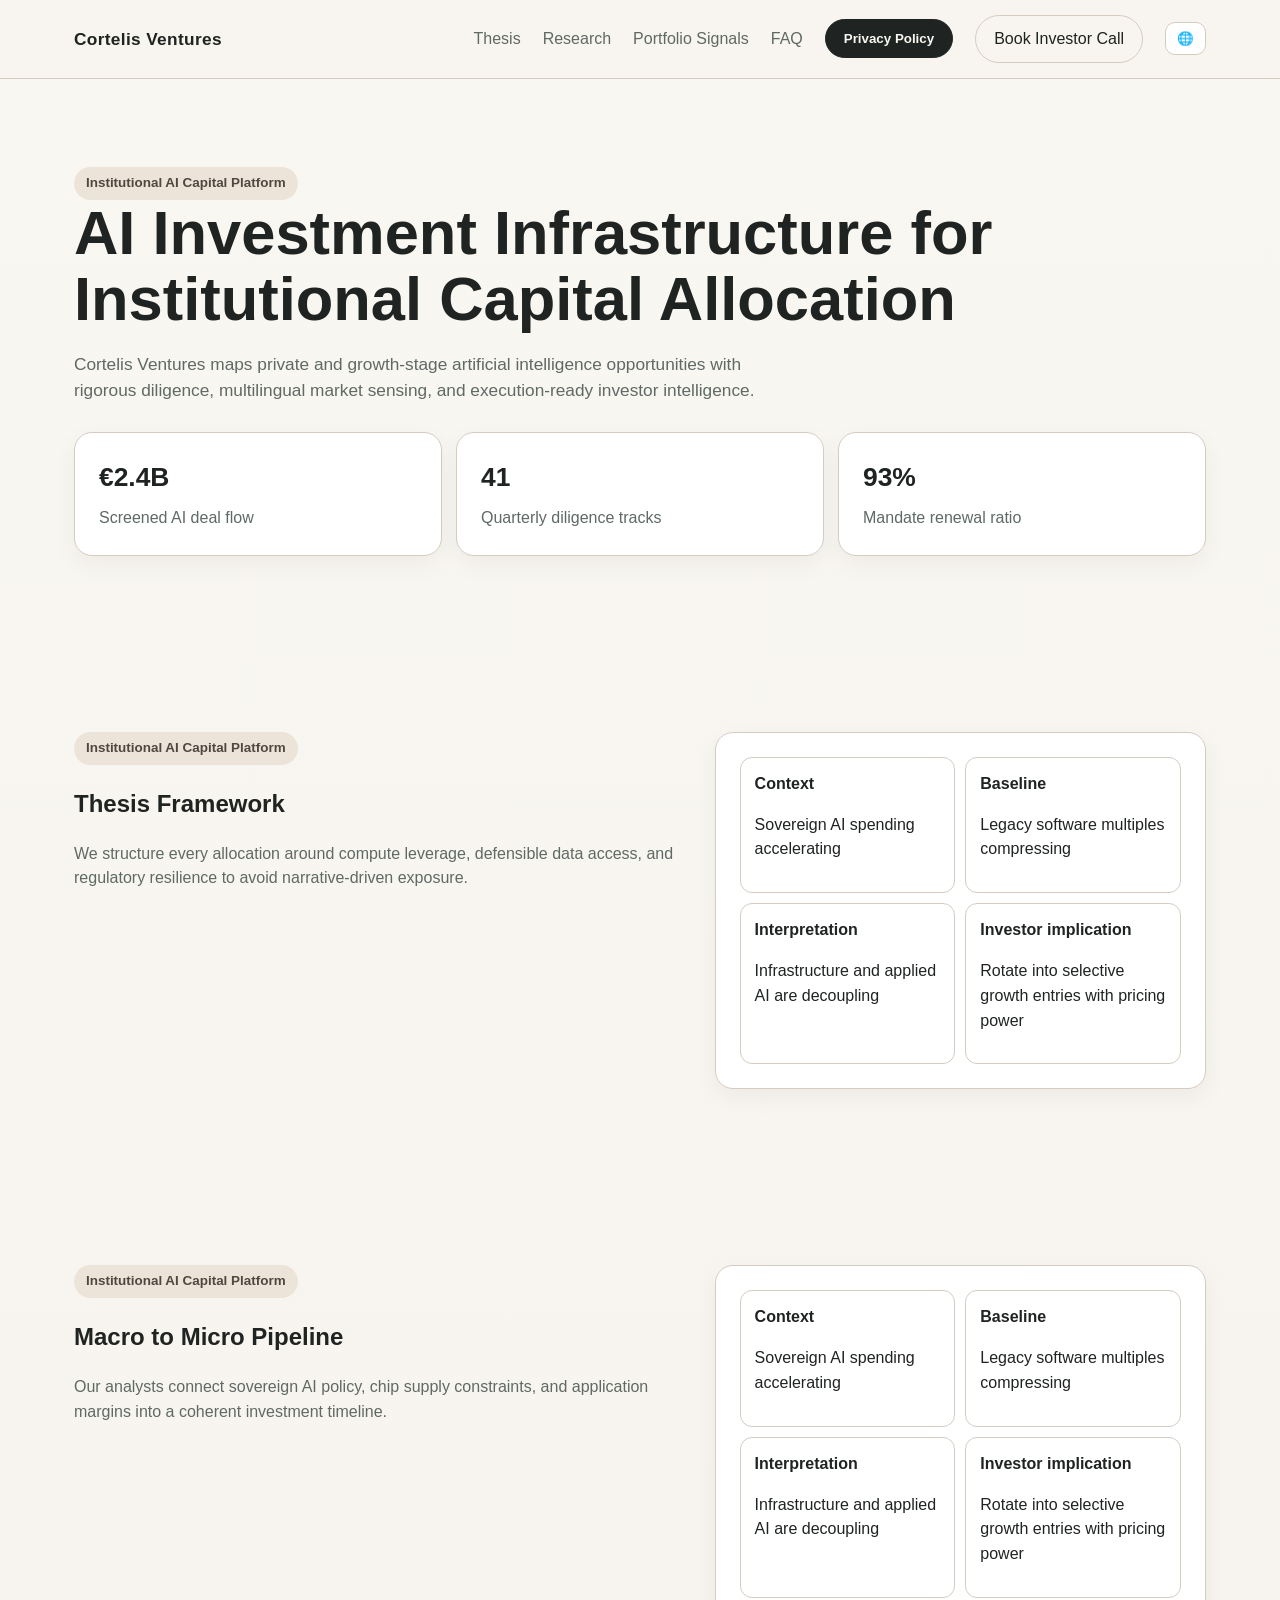
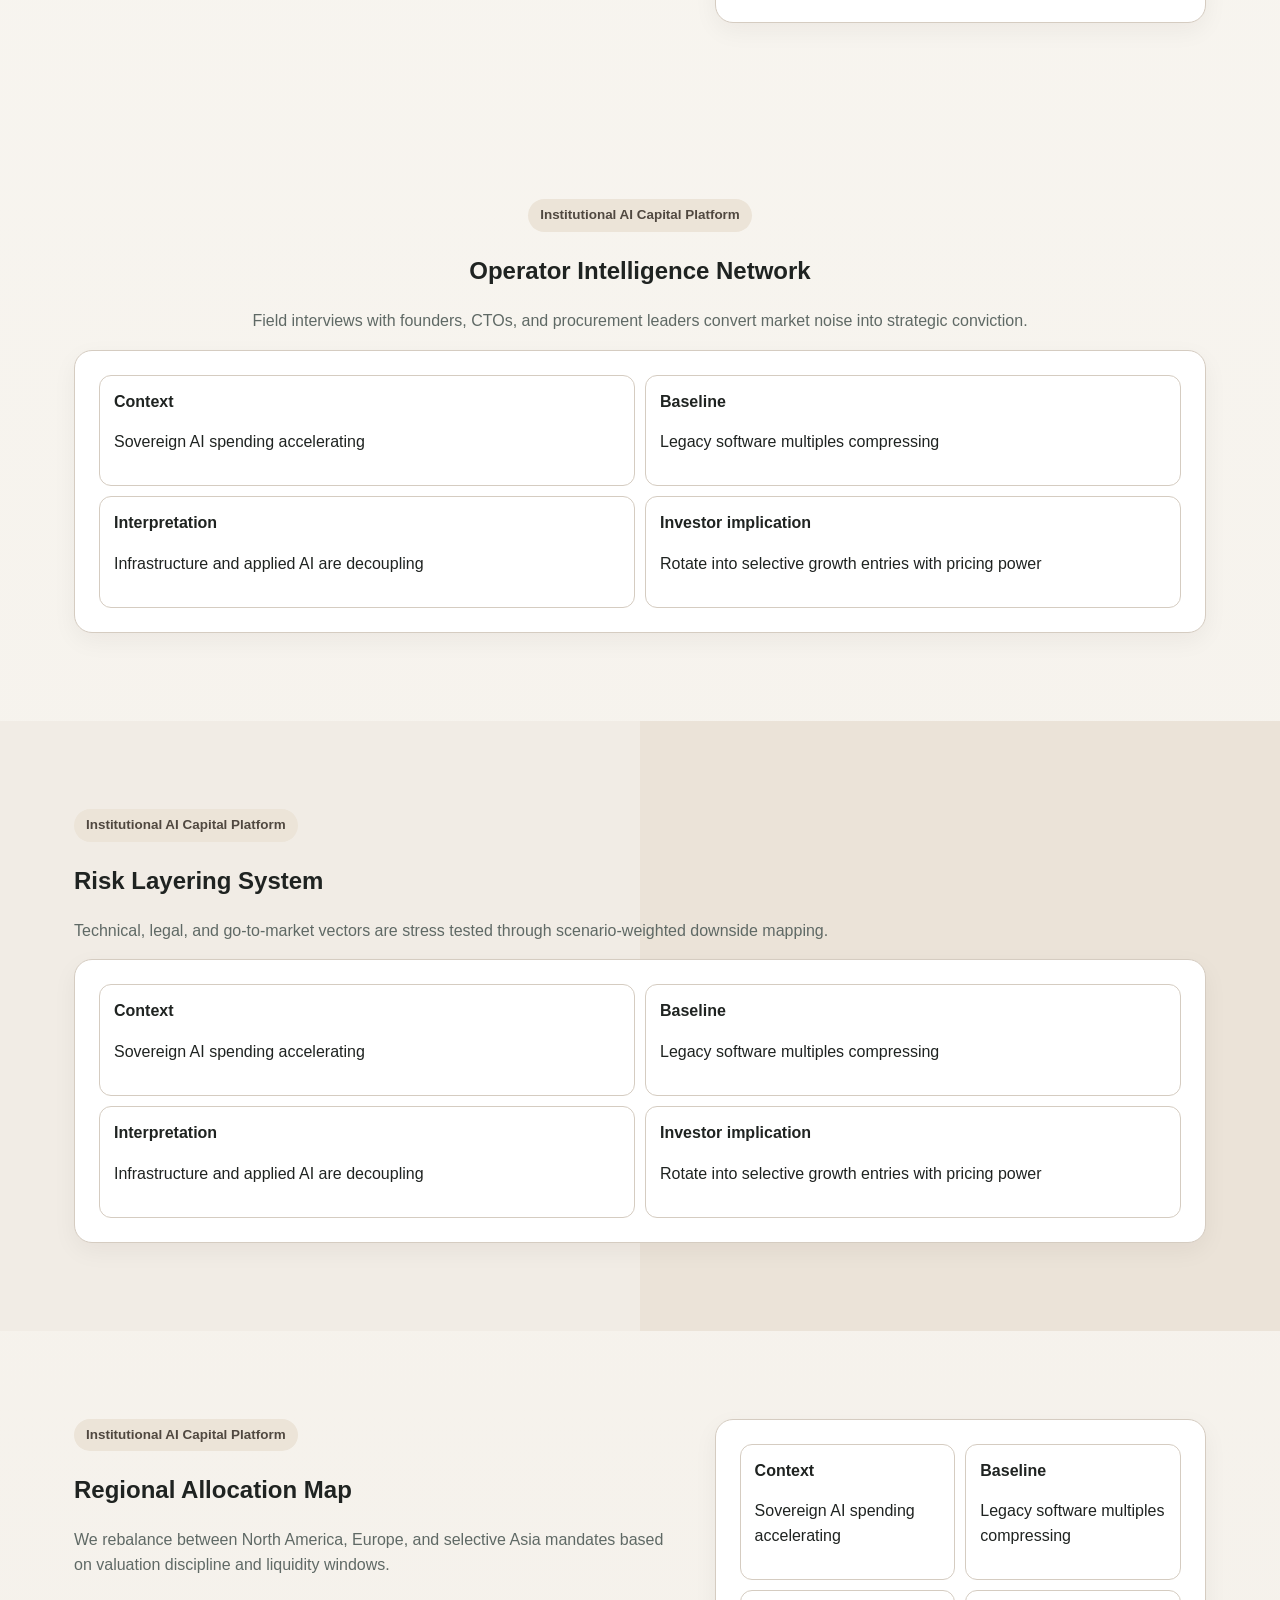
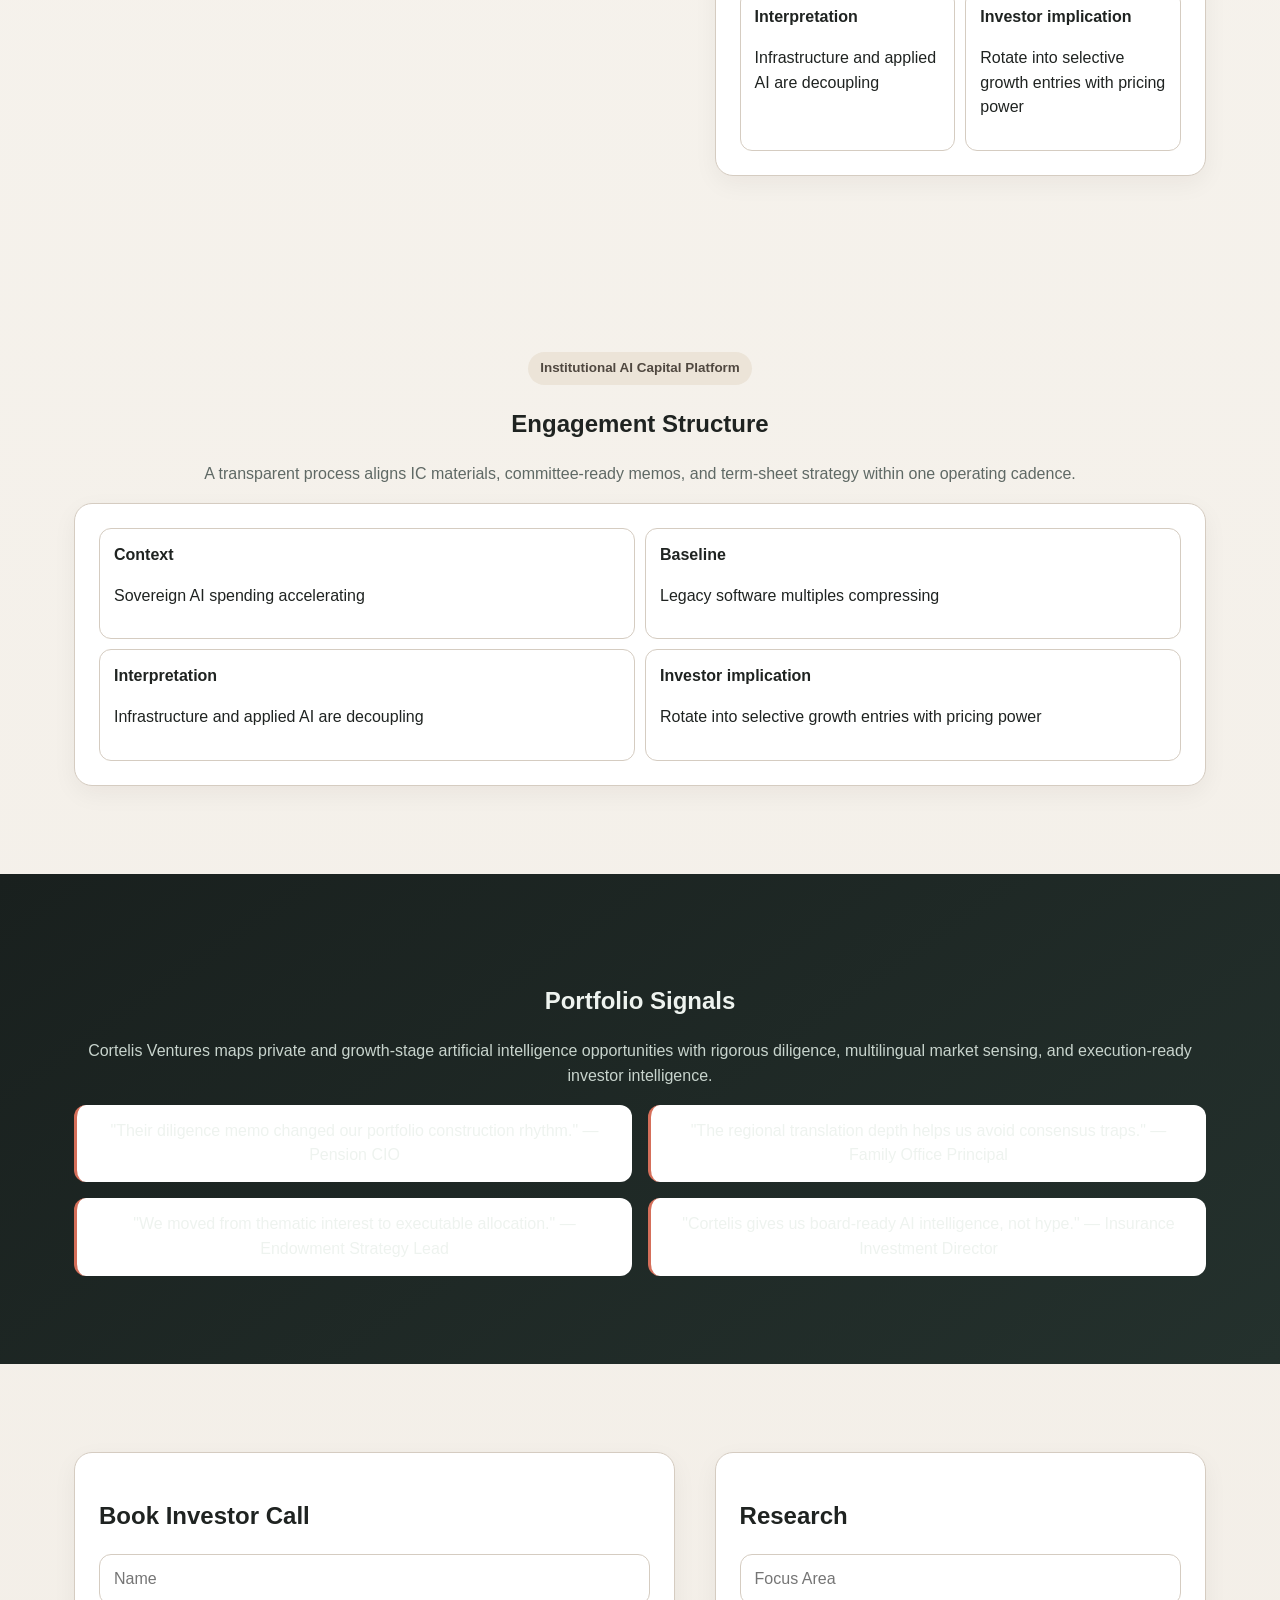
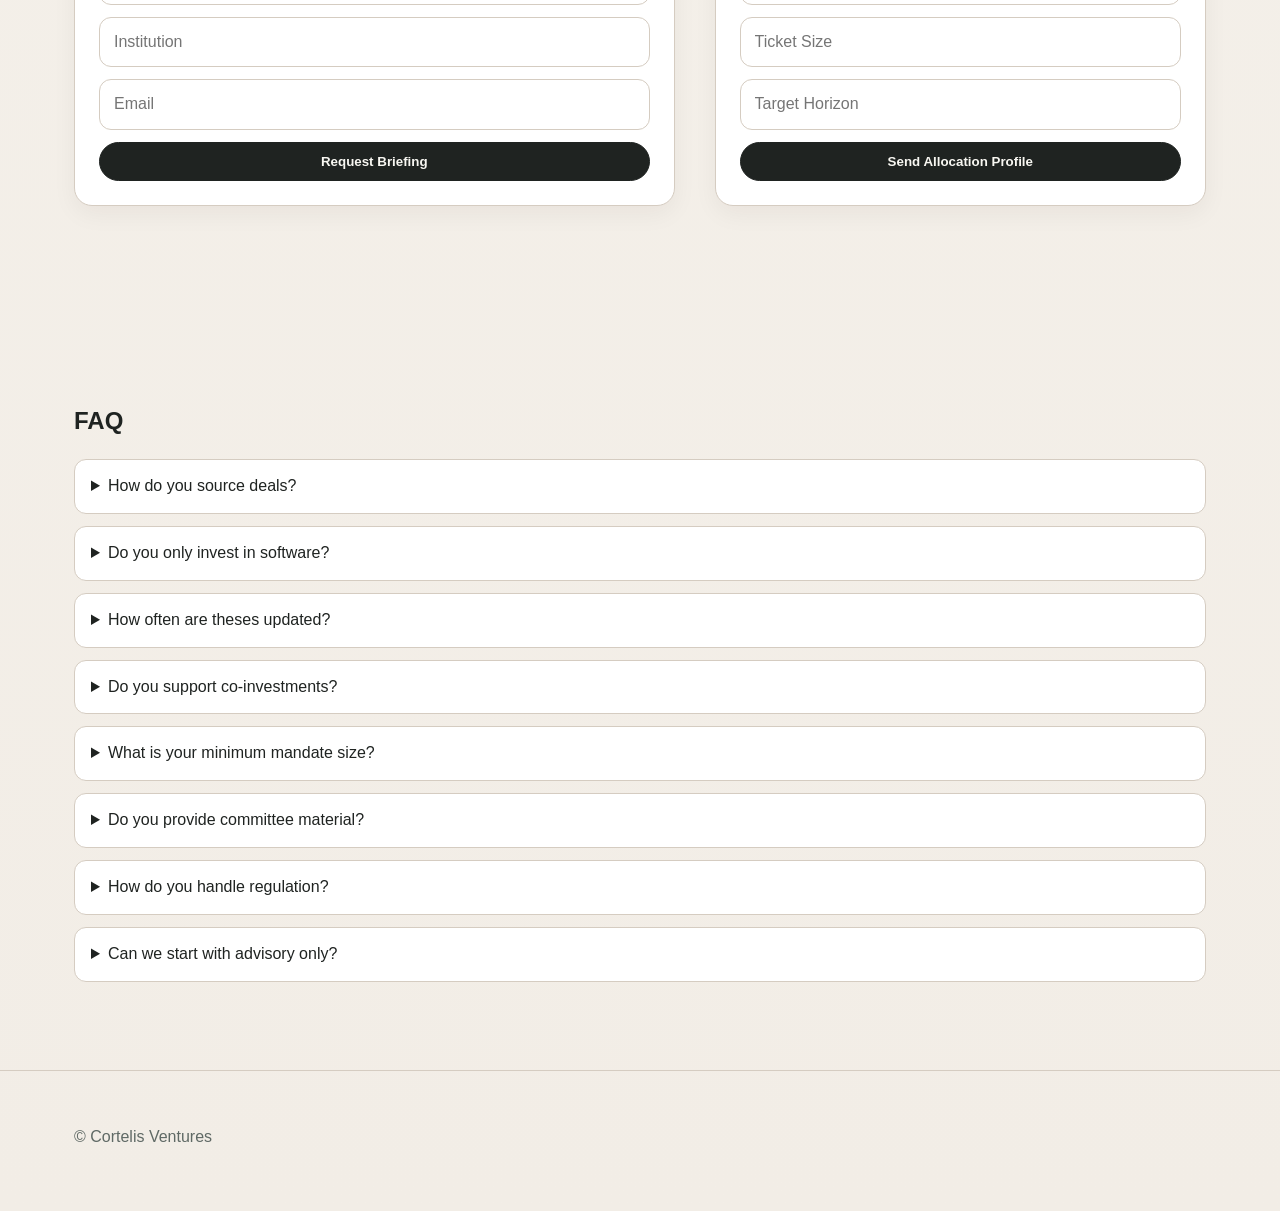
<file: index.html>
<!doctype html>
<html lang="en">
<head>
<meta charset="utf-8">
<meta name="viewport" content="width=device-width, initial-scale=1">
<title>Cortelis Ventures | Institutional AI Investment Intelligence</title>
<meta name="description" content="Cortelis Ventures is an institutional AI investment platform with multilingual market intelligence and conversion-oriented advisory funnels.">
<link rel="stylesheet" href="assets/style.css">
<script defer src="assets/app.js"></script>
<script type="application/ld+json">{"@context":"https://schema.org","@type":"Organization","name":"Cortelis Ventures","description":"Cortelis Ventures is an institutional AI investment platform with multilingual market intelligence and conversion-oriented advisory funnels.","url":"https://cortelis.ventures"}</script>
</head>
<body>
<header><div class="wrap nav" data-nav><div class="logo">Cortelis Ventures</div><button class="icon-btn burger" data-burger aria-expanded="false" aria-controls="menu">☰</button><nav class="menu" id="menu" data-menu><a href="#s1">Thesis</a><a href="#s2">Research</a><a href="#s3">Portfolio Signals</a><a href="#s4">FAQ</a><button class="btn" data-open-modal>Privacy Policy</button><a class="btn alt" href="#forms">Book Investor Call</a><div class="lang-wrap"><button class="icon-btn lang-toggle" data-lang-toggle aria-expanded="false">🌐</button><div class="lang-menu" data-lang-menu><a href="index.html">English</a>
<a href="de/index.html">Deutsch</a>
<a href="fr/index.html">Français</a>
<a href="es/index.html">Español</a>
<a href="it/index.html">Italiano</a>
<a href="tr/index.html">Türkçe</a>
<a href="pt/index.html">Português</a>
<a href="jp/index.html">日本語</a>
<a href="sk/index.html">Slovenčina</a>
<a href="be/index.html">Nederlands</a></div></div></nav></div></header>
<main>
<section class="hero"><div class="wrap"><span class="badge">Institutional AI Capital Platform</span><h1>AI Investment Infrastructure for Institutional Capital Allocation</h1><p>Cortelis Ventures maps private and growth-stage artificial intelligence opportunities with rigorous diligence, multilingual market sensing, and execution-ready investor intelligence.</p><div class="kpi"><div class="card"><strong>€2.4B</strong><span class="muted">Screened AI deal flow</span></div><div class="card"><strong>41</strong><span class="muted">Quarterly diligence tracks</span></div><div class="card"><strong>93%</strong><span class="muted">Mandate renewal ratio</span></div></div></div></section>
<section id="s1" class=""><div class="wrap grid-2"><div><span class="badge">Institutional AI Capital Platform</span><h2>Thesis Framework</h2><p class="muted">We structure every allocation around compute leverage, defensible data access, and regulatory resilience to avoid narrative-driven exposure.</p></div><div class="card"><div class="visual"><div class="cell"><strong>Context</strong><p>Sovereign AI spending accelerating</p></div><div class="cell"><strong>Baseline</strong><p>Legacy software multiples compressing</p></div><div class="cell"><strong>Interpretation</strong><p>Infrastructure and applied AI are decoupling</p></div><div class="cell"><strong>Investor implication</strong><p>Rotate into selective growth entries with pricing power</p></div></div></div></div></section><section id="s2" class=""><div class="wrap grid-2"><div><span class="badge">Institutional AI Capital Platform</span><h2>Macro to Micro Pipeline</h2><p class="muted">Our analysts connect sovereign AI policy, chip supply constraints, and application margins into a coherent investment timeline.</p></div><div class="card"><div class="visual"><div class="cell"><strong>Context</strong><p>Sovereign AI spending accelerating</p></div><div class="cell"><strong>Baseline</strong><p>Legacy software multiples compressing</p></div><div class="cell"><strong>Interpretation</strong><p>Infrastructure and applied AI are decoupling</p></div><div class="cell"><strong>Investor implication</strong><p>Rotate into selective growth entries with pricing power</p></div></div></div></div></section><section id="s3" class=""><div class="wrap center"><div><span class="badge">Institutional AI Capital Platform</span><h2>Operator Intelligence Network</h2><p class="muted">Field interviews with founders, CTOs, and procurement leaders convert market noise into strategic conviction.</p></div><div class="card"><div class="visual"><div class="cell"><strong>Context</strong><p>Sovereign AI spending accelerating</p></div><div class="cell"><strong>Baseline</strong><p>Legacy software multiples compressing</p></div><div class="cell"><strong>Interpretation</strong><p>Infrastructure and applied AI are decoupling</p></div><div class="cell"><strong>Investor implication</strong><p>Rotate into selective growth entries with pricing power</p></div></div></div></div></section><section id="s4" class="split"><div class="wrap split"><div><span class="badge">Institutional AI Capital Platform</span><h2>Risk Layering System</h2><p class="muted">Technical, legal, and go-to-market vectors are stress tested through scenario-weighted downside mapping.</p></div><div class="card"><div class="visual"><div class="cell"><strong>Context</strong><p>Sovereign AI spending accelerating</p></div><div class="cell"><strong>Baseline</strong><p>Legacy software multiples compressing</p></div><div class="cell"><strong>Interpretation</strong><p>Infrastructure and applied AI are decoupling</p></div><div class="cell"><strong>Investor implication</strong><p>Rotate into selective growth entries with pricing power</p></div></div></div></div></section><section id="s5" class=""><div class="wrap grid-2"><div><span class="badge">Institutional AI Capital Platform</span><h2>Regional Allocation Map</h2><p class="muted">We rebalance between North America, Europe, and selective Asia mandates based on valuation discipline and liquidity windows.</p></div><div class="card"><div class="visual"><div class="cell"><strong>Context</strong><p>Sovereign AI spending accelerating</p></div><div class="cell"><strong>Baseline</strong><p>Legacy software multiples compressing</p></div><div class="cell"><strong>Interpretation</strong><p>Infrastructure and applied AI are decoupling</p></div><div class="cell"><strong>Investor implication</strong><p>Rotate into selective growth entries with pricing power</p></div></div></div></div></section><section id="s6" class=""><div class="wrap center"><div><span class="badge">Institutional AI Capital Platform</span><h2>Engagement Structure</h2><p class="muted">A transparent process aligns IC materials, committee-ready memos, and term-sheet strategy within one operating cadence.</p></div><div class="card"><div class="visual"><div class="cell"><strong>Context</strong><p>Sovereign AI spending accelerating</p></div><div class="cell"><strong>Baseline</strong><p>Legacy software multiples compressing</p></div><div class="cell"><strong>Interpretation</strong><p>Infrastructure and applied AI are decoupling</p></div><div class="cell"><strong>Investor implication</strong><p>Rotate into selective growth entries with pricing power</p></div></div></div></div></section>
<section class="dark"><div class="wrap center"><h2>Portfolio Signals</h2><p class="muted">Cortelis Ventures maps private and growth-stage artificial intelligence opportunities with rigorous diligence, multilingual market sensing, and execution-ready investor intelligence.</p><div class="reviews"><article class="review">"Their diligence memo changed our portfolio construction rhythm." — Pension CIO</article><article class="review">"The regional translation depth helps us avoid consensus traps." — Family Office Principal</article><article class="review">"We moved from thematic interest to executable allocation." — Endowment Strategy Lead</article><article class="review">"Cortelis gives us board-ready AI intelligence, not hype." — Insurance Investment Director</article></div></div></section>
<section id="forms"><div class="wrap grid-2"><div class="card"><h2>Book Investor Call</h2><form><input aria-label="Name" placeholder="Name"><input aria-label="Institution" placeholder="Institution"><input aria-label="Email" placeholder="Email"><button class="btn" type="submit">Request Briefing</button></form></div><div class="card"><h2>Research</h2><form><input aria-label="Focus Area" placeholder="Focus Area"><input aria-label="Ticket Size" placeholder="Ticket Size"><input aria-label="Target Horizon" placeholder="Target Horizon"><button class="btn" type="submit">Send Allocation Profile</button></form></div></div></section>
<section><div class="wrap"><h2>FAQ</h2><div class="faq"><details><summary>How do you source deals?</summary><p class="muted">We combine operator referrals, thematic scanning, and bilateral GP relationships.</p></details><details><summary>Do you only invest in software?</summary><p class="muted">No. We evaluate chips, infrastructure, tooling, and vertical applications.</p></details><details><summary>How often are theses updated?</summary><p class="muted">Major frameworks are refreshed quarterly with continuous risk notes.</p></details><details><summary>Do you support co-investments?</summary><p class="muted">Yes, depending on timeline, jurisdiction, and governance fit.</p></details><details><summary>What is your minimum mandate size?</summary><p class="muted">Typical programs start at €25M strategic allocation.</p></details><details><summary>Do you provide committee material?</summary><p class="muted">Yes, including decision memos and downside scenario packs.</p></details><details><summary>How do you handle regulation?</summary><p class="muted">We track compliance shifts by region and sector before execution.</p></details><details><summary>Can we start with advisory only?</summary><p class="muted">Yes, an advisory track is available before capital deployment.</p></details></div></div></section>
</main>
<footer><div class="wrap"><p class="muted">© Cortelis Ventures</p></div></footer>
<div class="modal" data-modal aria-hidden="true"><div class="modal-panel" role="dialog" aria-modal="true" aria-label="Privacy Policy"><div class="modal-head"><h3>Privacy Policy</h3><button class="icon-btn" data-close-modal>✕</button></div><p>Cortelis Ventures processes contact data for investor communication, due-diligence coordination, and regulatory record keeping. You may request correction or deletion at any time, subject to legal retention obligations.</p><button class="btn" data-close-modal>Close</button></div></div>
</body></html>
</file>
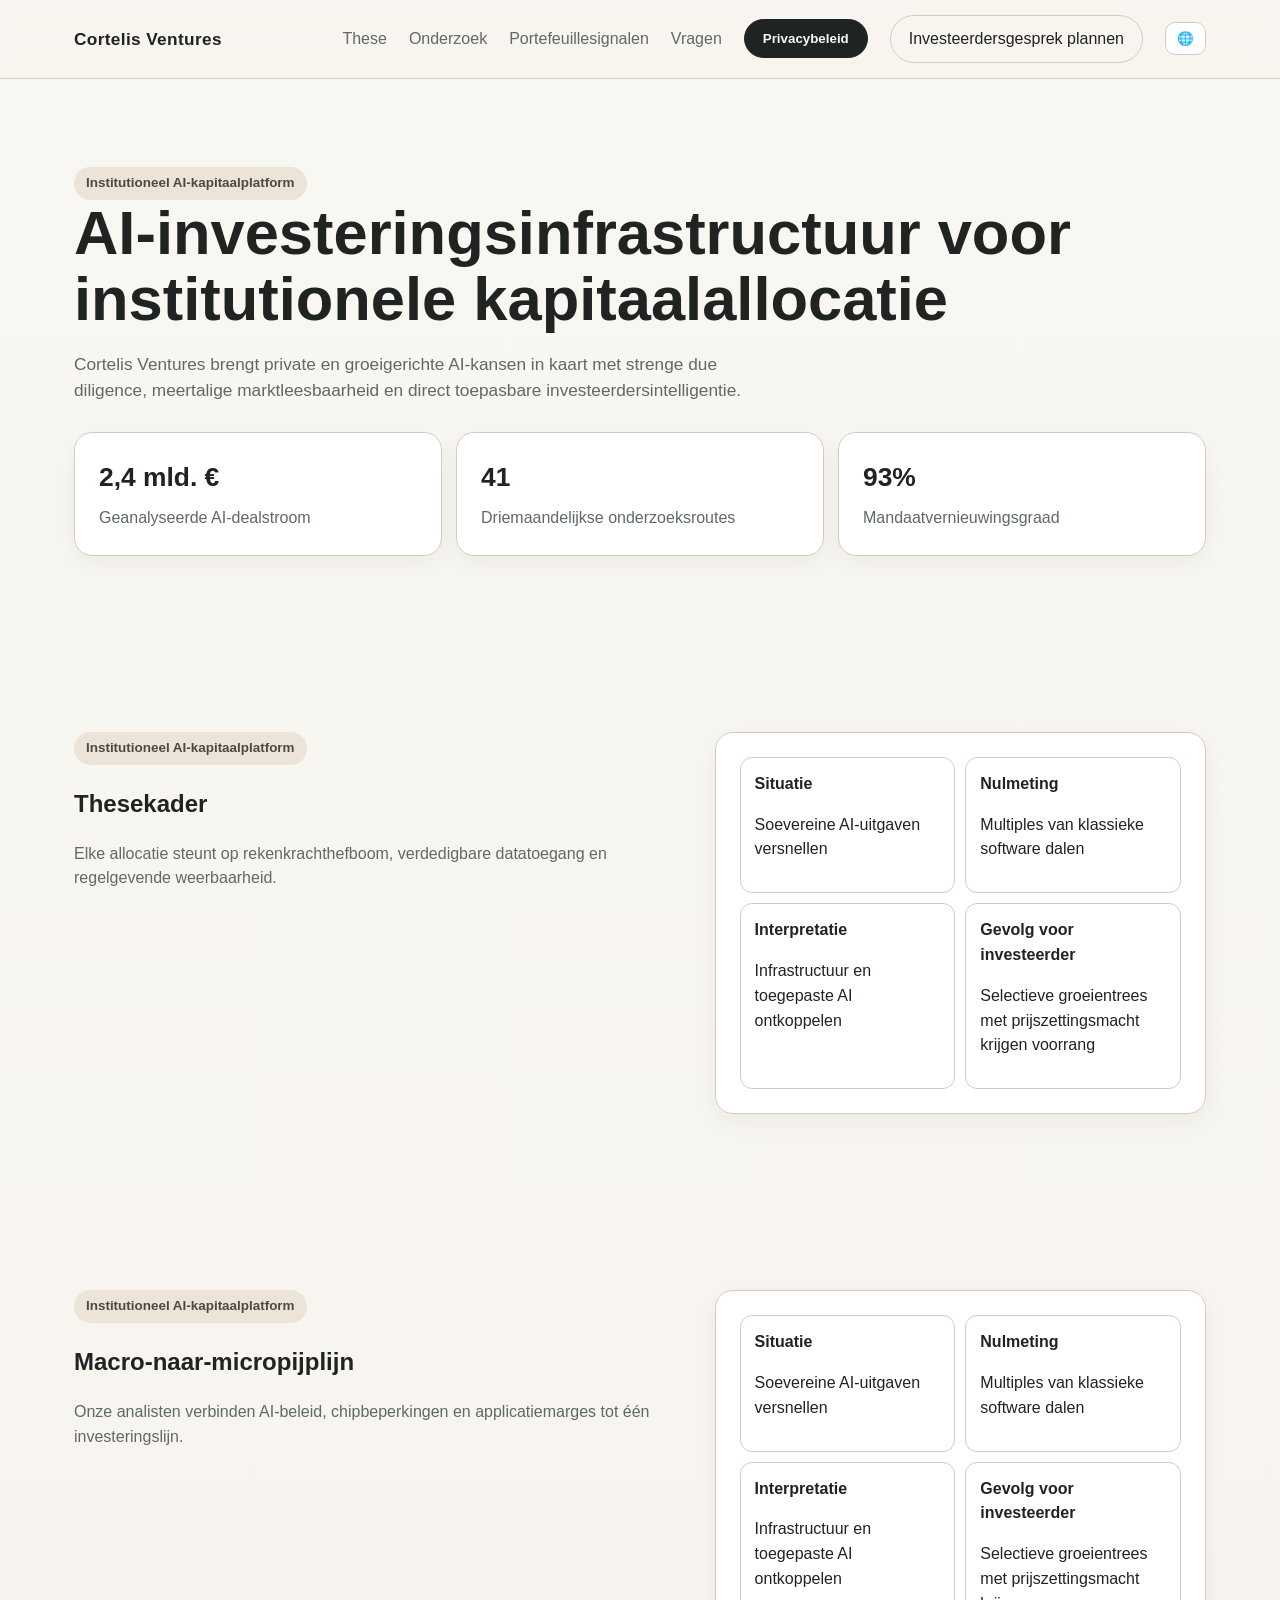
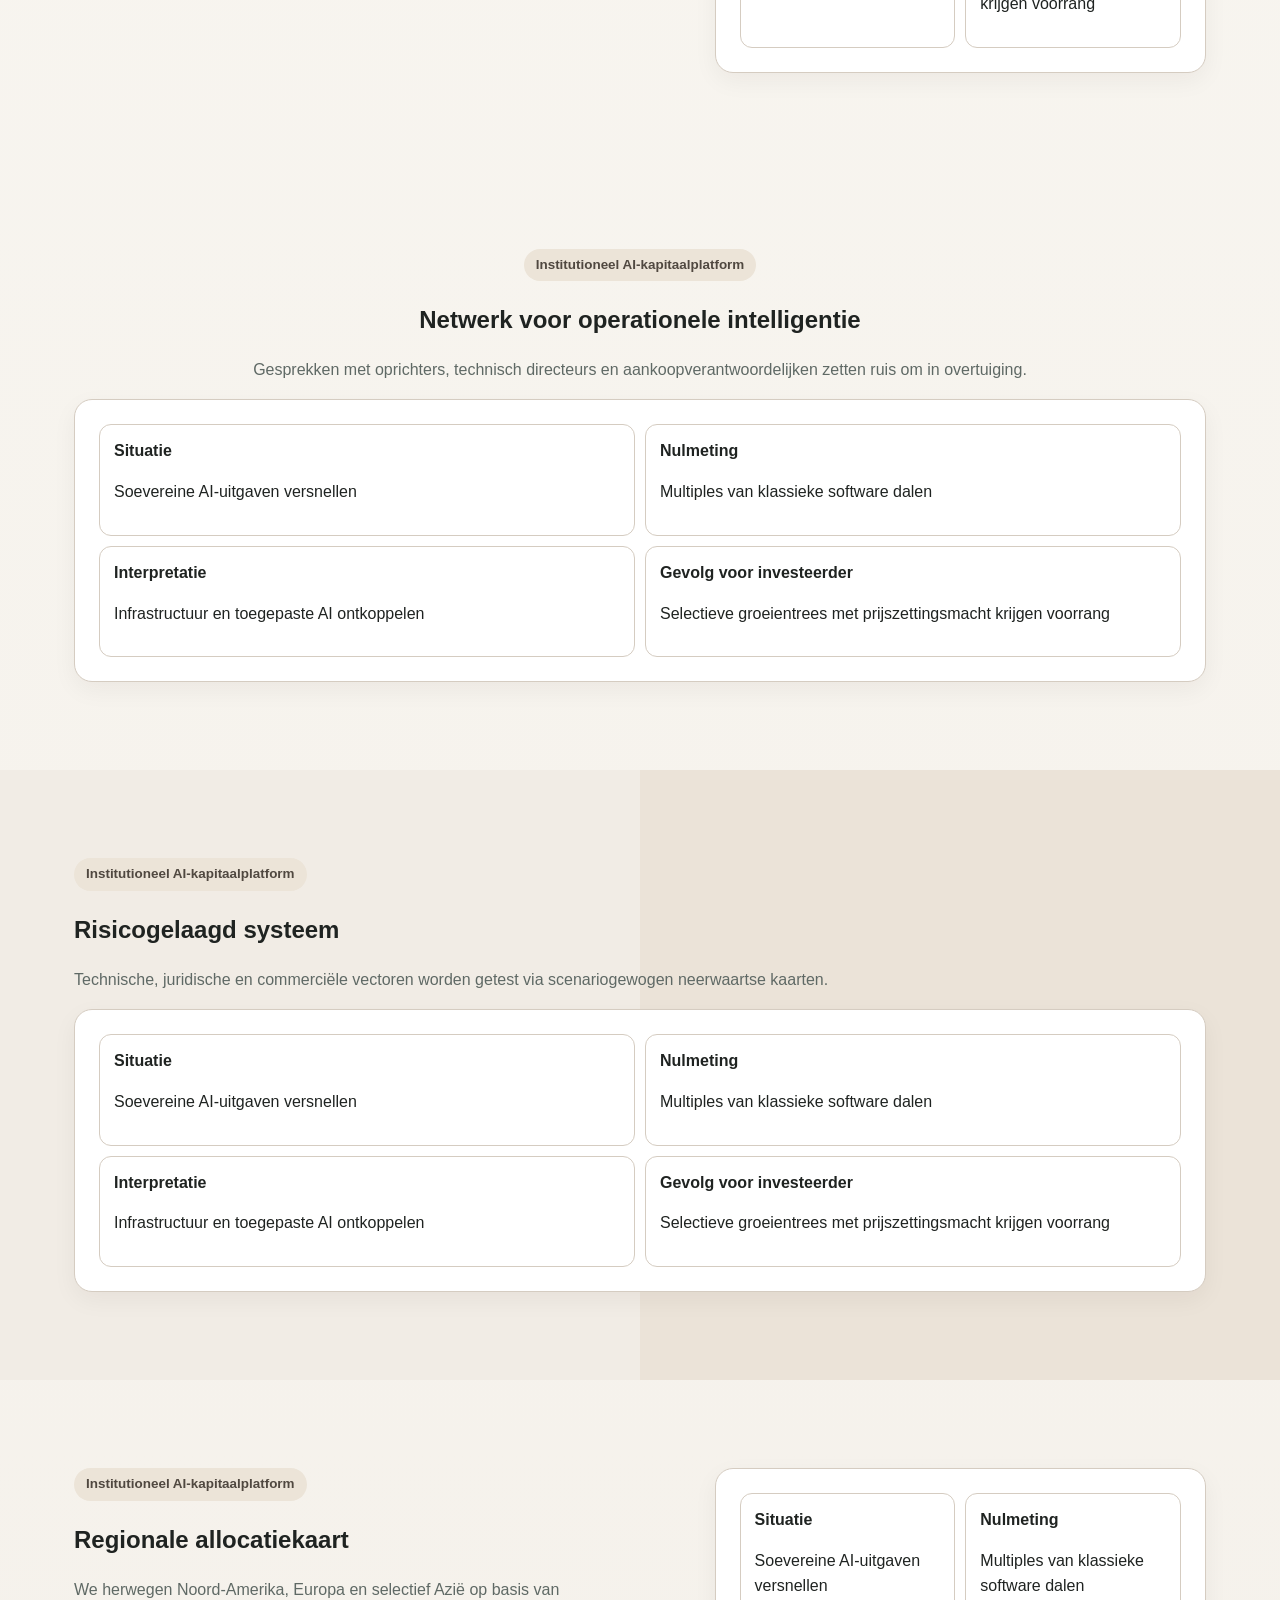
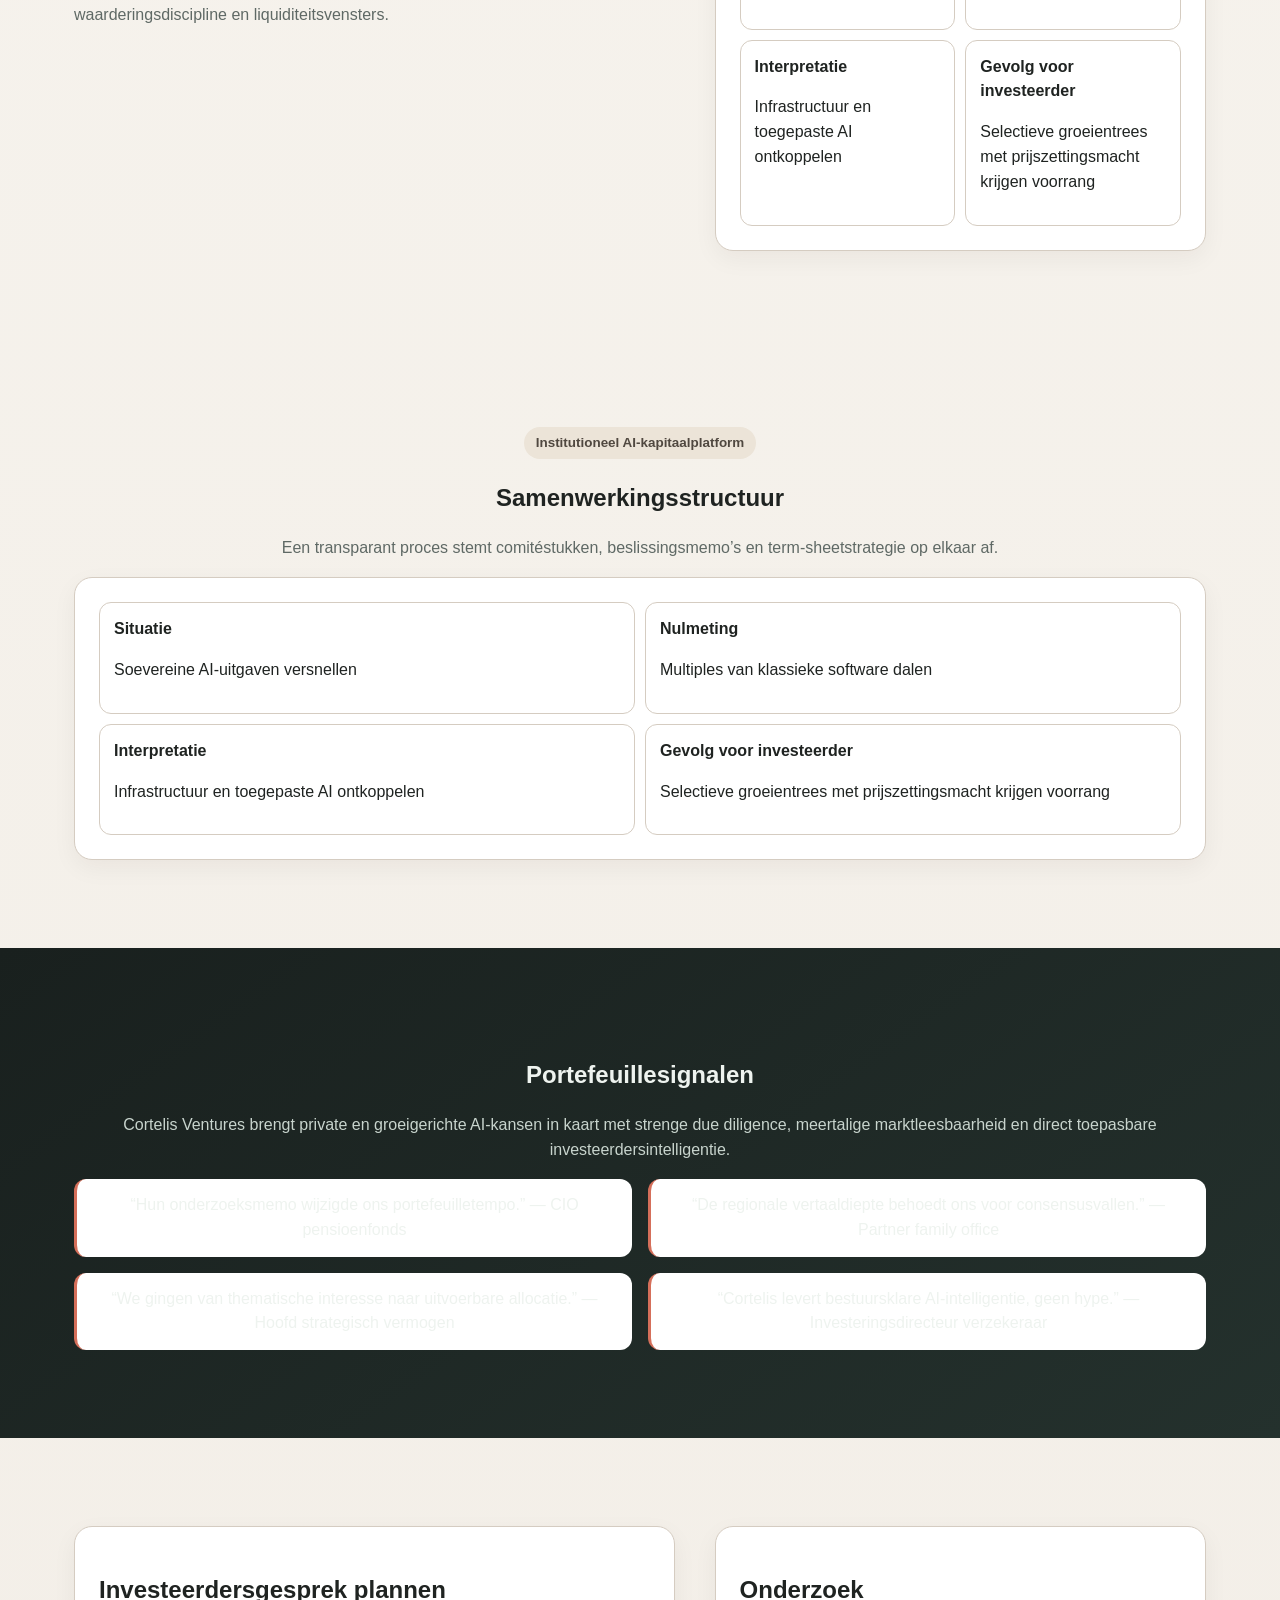
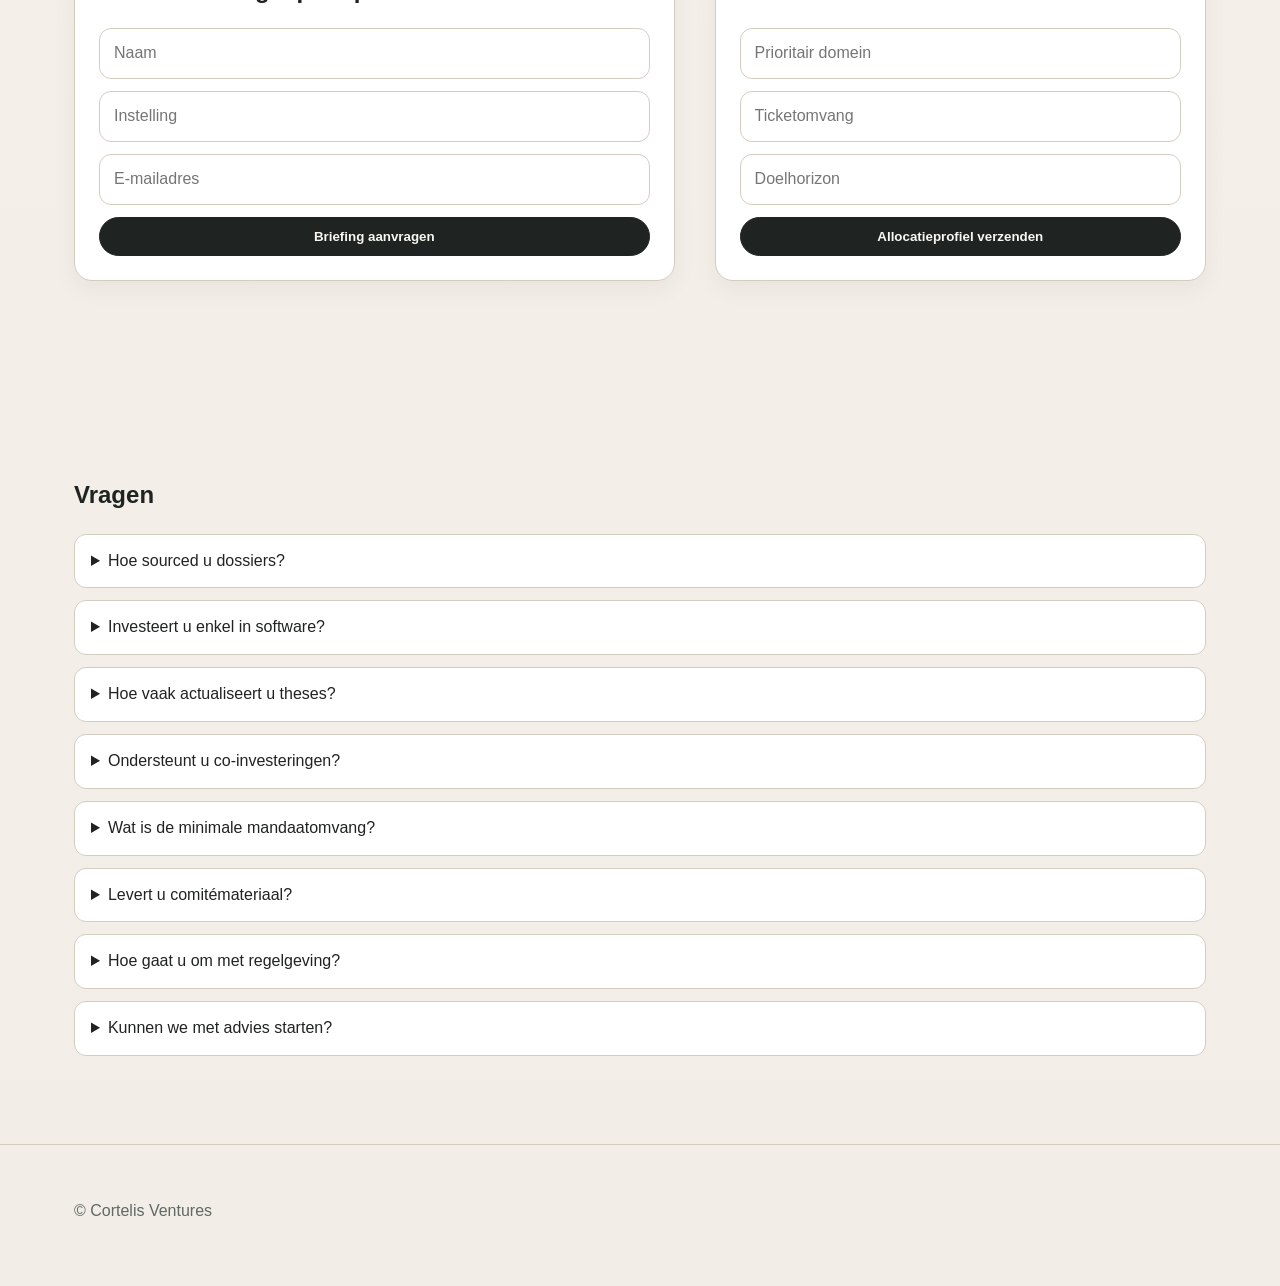
<file: be/index.html>
<!doctype html>
<html lang="nl-BE">
<head>
<meta charset="utf-8">
<meta name="viewport" content="width=device-width, initial-scale=1">
<title>Cortelis Ventures | Institutionele AI-investeringsintelligentie</title>
<meta name="description" content="Cortelis Ventures is een institutioneel AI-investeringsplatform met meertalige marktintelligentie en conversiegerichte trajecten.">
<link rel="stylesheet" href="../assets/style.css">
<script defer src="../assets/app.js"></script>
<script type="application/ld+json">{"@context":"https://schema.org","@type":"Organization","name":"Cortelis Ventures","description":"Cortelis Ventures is een institutioneel AI-investeringsplatform met meertalige marktintelligentie en conversiegerichte trajecten.","url":"https://cortelis.ventures"}</script>
</head>
<body>
<header><div class="wrap nav" data-nav><div class="logo">Cortelis Ventures</div><button class="icon-btn burger" data-burger aria-expanded="false" aria-controls="menu">☰</button><nav class="menu" id="menu" data-menu><a href="#s1">These</a><a href="#s2">Onderzoek</a><a href="#s3">Portefeuillesignalen</a><a href="#s4">Vragen</a><button class="btn" data-open-modal>Privacybeleid</button><a class="btn alt" href="#forms">Investeerdersgesprek plannen</a><div class="lang-wrap"><button class="icon-btn lang-toggle" data-lang-toggle aria-expanded="false">🌐</button><div class="lang-menu" data-lang-menu><a href="../index.html">English</a>
<a href="../de/index.html">Deutsch</a>
<a href="../fr/index.html">Français</a>
<a href="../es/index.html">Español</a>
<a href="../it/index.html">Italiano</a>
<a href="../tr/index.html">Türkçe</a>
<a href="../pt/index.html">Português</a>
<a href="../jp/index.html">日本語</a>
<a href="../sk/index.html">Slovenčina</a>
<a href="../be/index.html">Nederlands</a></div></div></nav></div></header>
<main>
<section class="hero"><div class="wrap"><span class="badge">Institutioneel AI-kapitaalplatform</span><h1>AI-investeringsinfrastructuur voor institutionele kapitaalallocatie</h1><p>Cortelis Ventures brengt private en groeigerichte AI-kansen in kaart met strenge due diligence, meertalige marktleesbaarheid en direct toepasbare investeerdersintelligentie.</p><div class="kpi"><div class="card"><strong>2,4 mld. €</strong><span class="muted">Geanalyseerde AI-dealstroom</span></div><div class="card"><strong>41</strong><span class="muted">Driemaandelijkse onderzoeksroutes</span></div><div class="card"><strong>93%</strong><span class="muted">Mandaatvernieuwingsgraad</span></div></div></div></section>
<section id="s1" class=""><div class="wrap grid-2"><div><span class="badge">Institutioneel AI-kapitaalplatform</span><h2>Thesekader</h2><p class="muted">Elke allocatie steunt op rekenkrachthefboom, verdedigbare datatoegang en regelgevende weerbaarheid.</p></div><div class="card"><div class="visual"><div class="cell"><strong>Situatie</strong><p>Soevereine AI-uitgaven versnellen</p></div><div class="cell"><strong>Nulmeting</strong><p>Multiples van klassieke software dalen</p></div><div class="cell"><strong>Interpretatie</strong><p>Infrastructuur en toegepaste AI ontkoppelen</p></div><div class="cell"><strong>Gevolg voor investeerder</strong><p>Selectieve groeientrees met prijszettingsmacht krijgen voorrang</p></div></div></div></div></section><section id="s2" class=""><div class="wrap grid-2"><div><span class="badge">Institutioneel AI-kapitaalplatform</span><h2>Macro-naar-micropijplijn</h2><p class="muted">Onze analisten verbinden AI-beleid, chipbeperkingen en applicatiemarges tot één investeringslijn.</p></div><div class="card"><div class="visual"><div class="cell"><strong>Situatie</strong><p>Soevereine AI-uitgaven versnellen</p></div><div class="cell"><strong>Nulmeting</strong><p>Multiples van klassieke software dalen</p></div><div class="cell"><strong>Interpretatie</strong><p>Infrastructuur en toegepaste AI ontkoppelen</p></div><div class="cell"><strong>Gevolg voor investeerder</strong><p>Selectieve groeientrees met prijszettingsmacht krijgen voorrang</p></div></div></div></div></section><section id="s3" class=""><div class="wrap center"><div><span class="badge">Institutioneel AI-kapitaalplatform</span><h2>Netwerk voor operationele intelligentie</h2><p class="muted">Gesprekken met oprichters, technisch directeurs en aankoopverantwoordelijken zetten ruis om in overtuiging.</p></div><div class="card"><div class="visual"><div class="cell"><strong>Situatie</strong><p>Soevereine AI-uitgaven versnellen</p></div><div class="cell"><strong>Nulmeting</strong><p>Multiples van klassieke software dalen</p></div><div class="cell"><strong>Interpretatie</strong><p>Infrastructuur en toegepaste AI ontkoppelen</p></div><div class="cell"><strong>Gevolg voor investeerder</strong><p>Selectieve groeientrees met prijszettingsmacht krijgen voorrang</p></div></div></div></div></section><section id="s4" class="split"><div class="wrap split"><div><span class="badge">Institutioneel AI-kapitaalplatform</span><h2>Risicogelaagd systeem</h2><p class="muted">Technische, juridische en commerciële vectoren worden getest via scenariogewogen neerwaartse kaarten.</p></div><div class="card"><div class="visual"><div class="cell"><strong>Situatie</strong><p>Soevereine AI-uitgaven versnellen</p></div><div class="cell"><strong>Nulmeting</strong><p>Multiples van klassieke software dalen</p></div><div class="cell"><strong>Interpretatie</strong><p>Infrastructuur en toegepaste AI ontkoppelen</p></div><div class="cell"><strong>Gevolg voor investeerder</strong><p>Selectieve groeientrees met prijszettingsmacht krijgen voorrang</p></div></div></div></div></section><section id="s5" class=""><div class="wrap grid-2"><div><span class="badge">Institutioneel AI-kapitaalplatform</span><h2>Regionale allocatiekaart</h2><p class="muted">We herwegen Noord-Amerika, Europa en selectief Azië op basis van waarderingsdiscipline en liquiditeitsvensters.</p></div><div class="card"><div class="visual"><div class="cell"><strong>Situatie</strong><p>Soevereine AI-uitgaven versnellen</p></div><div class="cell"><strong>Nulmeting</strong><p>Multiples van klassieke software dalen</p></div><div class="cell"><strong>Interpretatie</strong><p>Infrastructuur en toegepaste AI ontkoppelen</p></div><div class="cell"><strong>Gevolg voor investeerder</strong><p>Selectieve groeientrees met prijszettingsmacht krijgen voorrang</p></div></div></div></div></section><section id="s6" class=""><div class="wrap center"><div><span class="badge">Institutioneel AI-kapitaalplatform</span><h2>Samenwerkingsstructuur</h2><p class="muted">Een transparant proces stemt comitéstukken, beslissingsmemo’s en term-sheetstrategie op elkaar af.</p></div><div class="card"><div class="visual"><div class="cell"><strong>Situatie</strong><p>Soevereine AI-uitgaven versnellen</p></div><div class="cell"><strong>Nulmeting</strong><p>Multiples van klassieke software dalen</p></div><div class="cell"><strong>Interpretatie</strong><p>Infrastructuur en toegepaste AI ontkoppelen</p></div><div class="cell"><strong>Gevolg voor investeerder</strong><p>Selectieve groeientrees met prijszettingsmacht krijgen voorrang</p></div></div></div></div></section>
<section class="dark"><div class="wrap center"><h2>Portefeuillesignalen</h2><p class="muted">Cortelis Ventures brengt private en groeigerichte AI-kansen in kaart met strenge due diligence, meertalige marktleesbaarheid en direct toepasbare investeerdersintelligentie.</p><div class="reviews"><article class="review">“Hun onderzoeksmemo wijzigde ons portefeuilletempo.” — CIO pensioenfonds</article><article class="review">“De regionale vertaaldiepte behoedt ons voor consensusvallen.” — Partner family office</article><article class="review">“We gingen van thematische interesse naar uitvoerbare allocatie.” — Hoofd strategisch vermogen</article><article class="review">“Cortelis levert bestuursklare AI-intelligentie, geen hype.” — Investeringsdirecteur verzekeraar</article></div></div></section>
<section id="forms"><div class="wrap grid-2"><div class="card"><h2>Investeerdersgesprek plannen</h2><form><input aria-label="Naam" placeholder="Naam"><input aria-label="Instelling" placeholder="Instelling"><input aria-label="E-mailadres" placeholder="E-mailadres"><button class="btn" type="submit">Briefing aanvragen</button></form></div><div class="card"><h2>Onderzoek</h2><form><input aria-label="Prioritair domein" placeholder="Prioritair domein"><input aria-label="Ticketomvang" placeholder="Ticketomvang"><input aria-label="Doelhorizon" placeholder="Doelhorizon"><button class="btn" type="submit">Allocatieprofiel verzenden</button></form></div></div></section>
<section><div class="wrap"><h2>Vragen</h2><div class="faq"><details><summary>Hoe sourced u dossiers?</summary><p class="muted">We combineren operationele doorverwijzingen, thematische scanning en bilaterale relaties met beheerders.</p></details><details><summary>Investeert u enkel in software?</summary><p class="muted">Nee. We evalueren chips, infrastructuur, tooling en verticale toepassingen.</p></details><details><summary>Hoe vaak actualiseert u theses?</summary><p class="muted">Belangrijke kaders worden elk kwartaal vernieuwd met doorlopende risiconota’s.</p></details><details><summary>Ondersteunt u co-investeringen?</summary><p class="muted">Ja, afhankelijk van timing, rechtsgebied en governancefit.</p></details><details><summary>Wat is de minimale mandaatomvang?</summary><p class="muted">Programma’s starten doorgaans bij 25 miljoen € strategische allocatie.</p></details><details><summary>Levert u comitémateriaal?</summary><p class="muted">Ja, inclusief beslissingsmemo’s en neerwaartse scenariopakketten.</p></details><details><summary>Hoe gaat u om met regelgeving?</summary><p class="muted">We volgen conformiteitsverschuivingen per regio en sector vóór uitvoering.</p></details><details><summary>Kunnen we met advies starten?</summary><p class="muted">Ja, een adviestraject is mogelijk vóór kapitaaluitrol.</p></details></div></div></section>
</main>
<footer><div class="wrap"><p class="muted">© Cortelis Ventures</p></div></footer>
<div class="modal" data-modal aria-hidden="true"><div class="modal-panel" role="dialog" aria-modal="true" aria-label="Privacybeleid"><div class="modal-head"><h3>Privacybeleid</h3><button class="icon-btn" data-close-modal>✕</button></div><p>Cortelis Ventures verwerkt contactgegevens voor investeerderscommunicatie, coördinatie van due diligence en regelgevende dossiervorming. Correctie of verwijdering kan op elk moment worden gevraagd, binnen de wettelijke bewaarplichten.</p><button class="btn" data-close-modal>Sluiten</button></div></div>
</body></html>
</file>
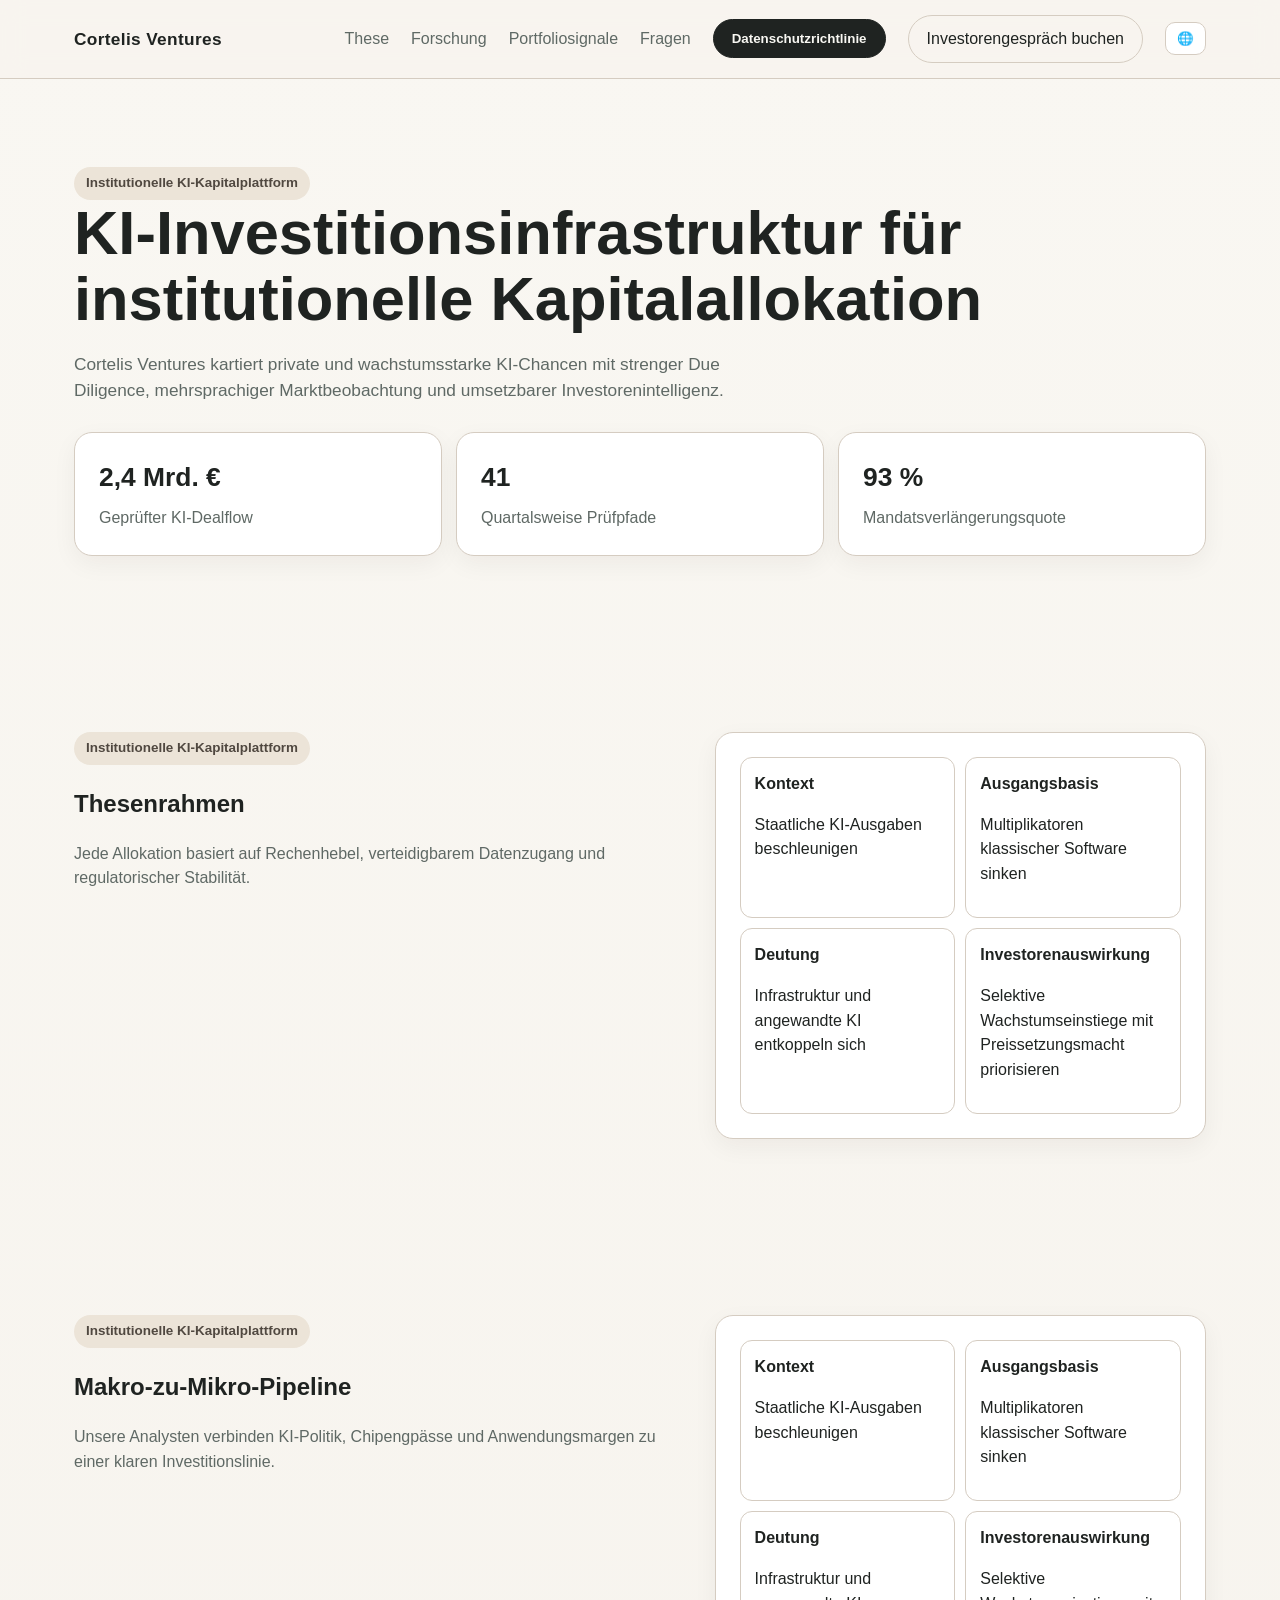
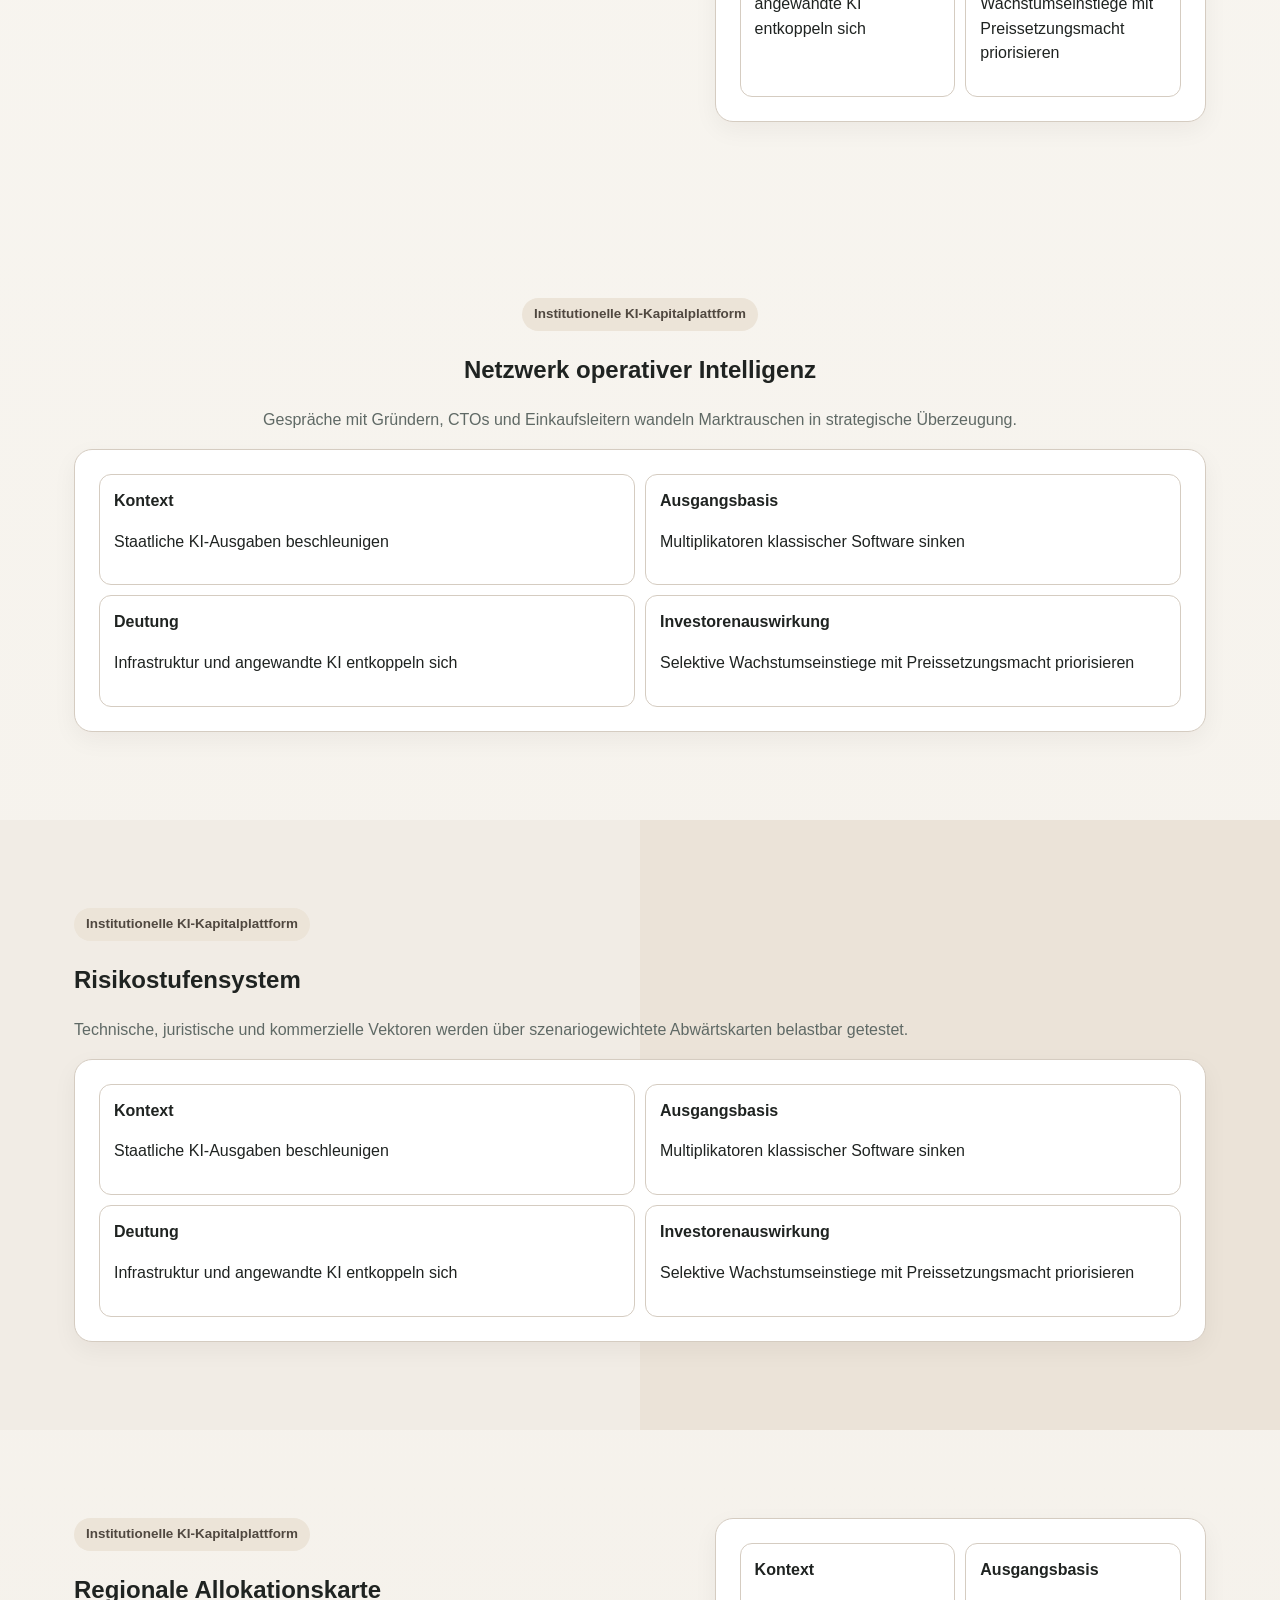
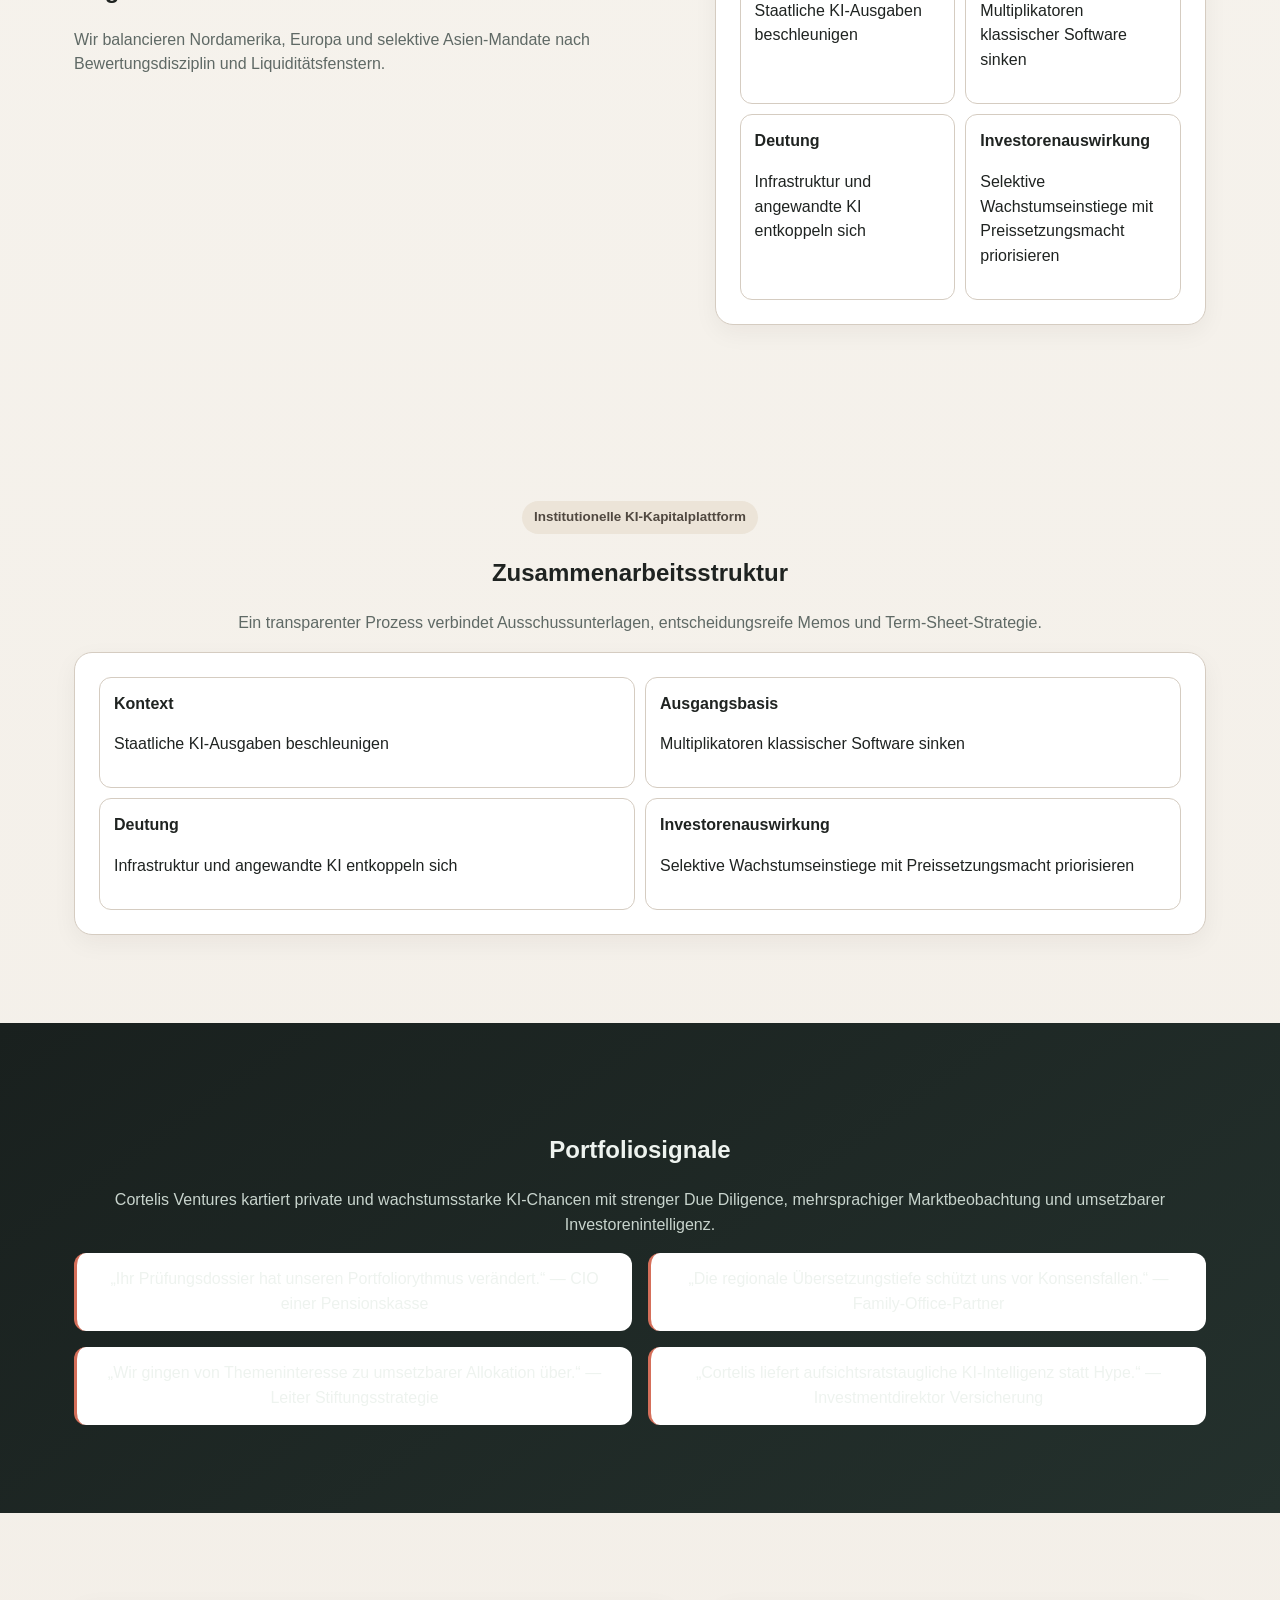
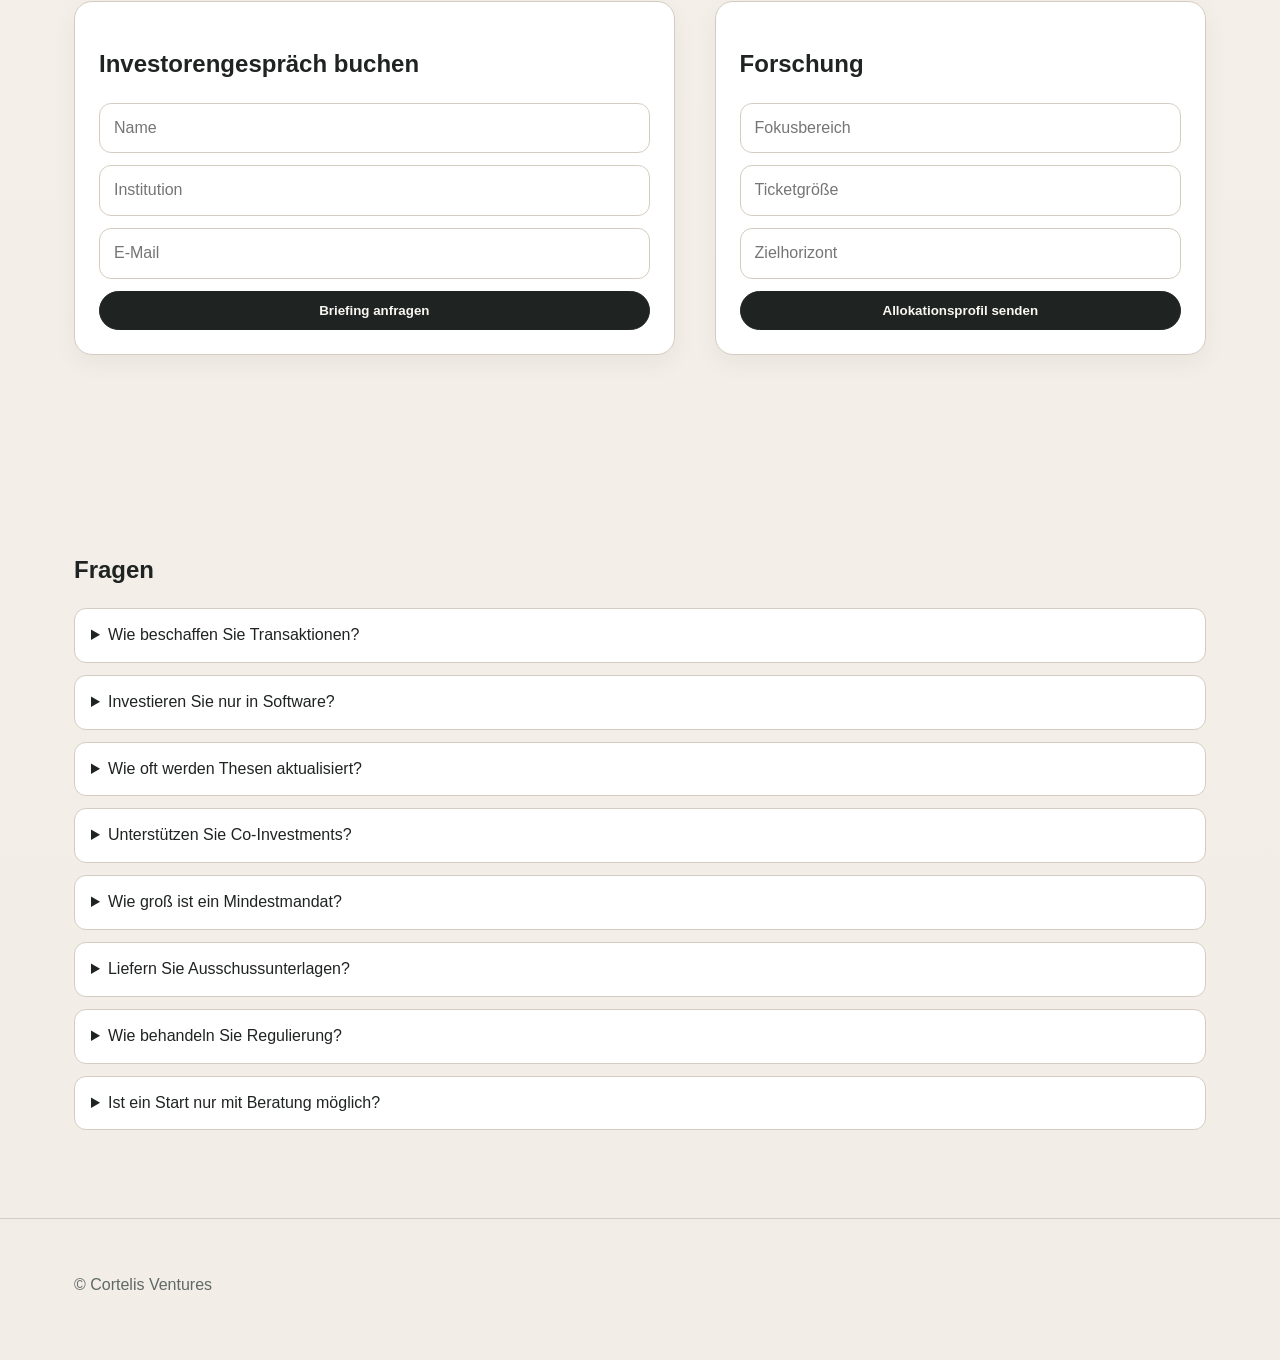
<file: de/index.html>
<!doctype html>
<html lang="de">
<head>
<meta charset="utf-8">
<meta name="viewport" content="width=device-width, initial-scale=1">
<title>Cortelis Ventures | Institutionelle KI-Investitionsintelligenz</title>
<meta name="description" content="Cortelis Ventures ist eine institutionelle KI-Investitionsplattform mit mehrsprachiger Marktintelligenz und konversionsstarker Beratung.">
<link rel="stylesheet" href="../assets/style.css">
<script defer src="../assets/app.js"></script>
<script type="application/ld+json">{"@context":"https://schema.org","@type":"Organization","name":"Cortelis Ventures","description":"Cortelis Ventures ist eine institutionelle KI-Investitionsplattform mit mehrsprachiger Marktintelligenz und konversionsstarker Beratung.","url":"https://cortelis.ventures"}</script>
</head>
<body>
<header><div class="wrap nav" data-nav><div class="logo">Cortelis Ventures</div><button class="icon-btn burger" data-burger aria-expanded="false" aria-controls="menu">☰</button><nav class="menu" id="menu" data-menu><a href="#s1">These</a><a href="#s2">Forschung</a><a href="#s3">Portfoliosignale</a><a href="#s4">Fragen</a><button class="btn" data-open-modal>Datenschutzrichtlinie</button><a class="btn alt" href="#forms">Investorengespräch buchen</a><div class="lang-wrap"><button class="icon-btn lang-toggle" data-lang-toggle aria-expanded="false">🌐</button><div class="lang-menu" data-lang-menu><a href="../index.html">English</a>
<a href="../de/index.html">Deutsch</a>
<a href="../fr/index.html">Français</a>
<a href="../es/index.html">Español</a>
<a href="../it/index.html">Italiano</a>
<a href="../tr/index.html">Türkçe</a>
<a href="../pt/index.html">Português</a>
<a href="../jp/index.html">日本語</a>
<a href="../sk/index.html">Slovenčina</a>
<a href="../be/index.html">Nederlands</a></div></div></nav></div></header>
<main>
<section class="hero"><div class="wrap"><span class="badge">Institutionelle KI-Kapitalplattform</span><h1>KI-Investitionsinfrastruktur für institutionelle Kapitalallokation</h1><p>Cortelis Ventures kartiert private und wachstumsstarke KI-Chancen mit strenger Due Diligence, mehrsprachiger Marktbeobachtung und umsetzbarer Investorenintelligenz.</p><div class="kpi"><div class="card"><strong>2,4 Mrd. €</strong><span class="muted">Geprüfter KI-Dealflow</span></div><div class="card"><strong>41</strong><span class="muted">Quartalsweise Prüfpfade</span></div><div class="card"><strong>93 %</strong><span class="muted">Mandatsverlängerungsquote</span></div></div></div></section>
<section id="s1" class=""><div class="wrap grid-2"><div><span class="badge">Institutionelle KI-Kapitalplattform</span><h2>Thesenrahmen</h2><p class="muted">Jede Allokation basiert auf Rechenhebel, verteidigbarem Datenzugang und regulatorischer Stabilität.</p></div><div class="card"><div class="visual"><div class="cell"><strong>Kontext</strong><p>Staatliche KI-Ausgaben beschleunigen</p></div><div class="cell"><strong>Ausgangsbasis</strong><p>Multiplikatoren klassischer Software sinken</p></div><div class="cell"><strong>Deutung</strong><p>Infrastruktur und angewandte KI entkoppeln sich</p></div><div class="cell"><strong>Investorenauswirkung</strong><p>Selektive Wachstumseinstiege mit Preissetzungsmacht priorisieren</p></div></div></div></div></section><section id="s2" class=""><div class="wrap grid-2"><div><span class="badge">Institutionelle KI-Kapitalplattform</span><h2>Makro-zu-Mikro-Pipeline</h2><p class="muted">Unsere Analysten verbinden KI-Politik, Chipengpässe und Anwendungsmargen zu einer klaren Investitionslinie.</p></div><div class="card"><div class="visual"><div class="cell"><strong>Kontext</strong><p>Staatliche KI-Ausgaben beschleunigen</p></div><div class="cell"><strong>Ausgangsbasis</strong><p>Multiplikatoren klassischer Software sinken</p></div><div class="cell"><strong>Deutung</strong><p>Infrastruktur und angewandte KI entkoppeln sich</p></div><div class="cell"><strong>Investorenauswirkung</strong><p>Selektive Wachstumseinstiege mit Preissetzungsmacht priorisieren</p></div></div></div></div></section><section id="s3" class=""><div class="wrap center"><div><span class="badge">Institutionelle KI-Kapitalplattform</span><h2>Netzwerk operativer Intelligenz</h2><p class="muted">Gespräche mit Gründern, CTOs und Einkaufsleitern wandeln Marktrauschen in strategische Überzeugung.</p></div><div class="card"><div class="visual"><div class="cell"><strong>Kontext</strong><p>Staatliche KI-Ausgaben beschleunigen</p></div><div class="cell"><strong>Ausgangsbasis</strong><p>Multiplikatoren klassischer Software sinken</p></div><div class="cell"><strong>Deutung</strong><p>Infrastruktur und angewandte KI entkoppeln sich</p></div><div class="cell"><strong>Investorenauswirkung</strong><p>Selektive Wachstumseinstiege mit Preissetzungsmacht priorisieren</p></div></div></div></div></section><section id="s4" class="split"><div class="wrap split"><div><span class="badge">Institutionelle KI-Kapitalplattform</span><h2>Risikostufensystem</h2><p class="muted">Technische, juristische und kommerzielle Vektoren werden über szenariogewichtete Abwärtskarten belastbar getestet.</p></div><div class="card"><div class="visual"><div class="cell"><strong>Kontext</strong><p>Staatliche KI-Ausgaben beschleunigen</p></div><div class="cell"><strong>Ausgangsbasis</strong><p>Multiplikatoren klassischer Software sinken</p></div><div class="cell"><strong>Deutung</strong><p>Infrastruktur und angewandte KI entkoppeln sich</p></div><div class="cell"><strong>Investorenauswirkung</strong><p>Selektive Wachstumseinstiege mit Preissetzungsmacht priorisieren</p></div></div></div></div></section><section id="s5" class=""><div class="wrap grid-2"><div><span class="badge">Institutionelle KI-Kapitalplattform</span><h2>Regionale Allokationskarte</h2><p class="muted">Wir balancieren Nordamerika, Europa und selektive Asien-Mandate nach Bewertungsdisziplin und Liquiditätsfenstern.</p></div><div class="card"><div class="visual"><div class="cell"><strong>Kontext</strong><p>Staatliche KI-Ausgaben beschleunigen</p></div><div class="cell"><strong>Ausgangsbasis</strong><p>Multiplikatoren klassischer Software sinken</p></div><div class="cell"><strong>Deutung</strong><p>Infrastruktur und angewandte KI entkoppeln sich</p></div><div class="cell"><strong>Investorenauswirkung</strong><p>Selektive Wachstumseinstiege mit Preissetzungsmacht priorisieren</p></div></div></div></div></section><section id="s6" class=""><div class="wrap center"><div><span class="badge">Institutionelle KI-Kapitalplattform</span><h2>Zusammenarbeitsstruktur</h2><p class="muted">Ein transparenter Prozess verbindet Ausschussunterlagen, entscheidungsreife Memos und Term-Sheet-Strategie.</p></div><div class="card"><div class="visual"><div class="cell"><strong>Kontext</strong><p>Staatliche KI-Ausgaben beschleunigen</p></div><div class="cell"><strong>Ausgangsbasis</strong><p>Multiplikatoren klassischer Software sinken</p></div><div class="cell"><strong>Deutung</strong><p>Infrastruktur und angewandte KI entkoppeln sich</p></div><div class="cell"><strong>Investorenauswirkung</strong><p>Selektive Wachstumseinstiege mit Preissetzungsmacht priorisieren</p></div></div></div></div></section>
<section class="dark"><div class="wrap center"><h2>Portfoliosignale</h2><p class="muted">Cortelis Ventures kartiert private und wachstumsstarke KI-Chancen mit strenger Due Diligence, mehrsprachiger Marktbeobachtung und umsetzbarer Investorenintelligenz.</p><div class="reviews"><article class="review">„Ihr Prüfungsdossier hat unseren Portfoliorythmus verändert.“ — CIO einer Pensionskasse</article><article class="review">„Die regionale Übersetzungstiefe schützt uns vor Konsensfallen.“ — Family-Office-Partner</article><article class="review">„Wir gingen von Themeninteresse zu umsetzbarer Allokation über.“ — Leiter Stiftungsstrategie</article><article class="review">„Cortelis liefert aufsichtsratstaugliche KI-Intelligenz statt Hype.“ — Investmentdirektor Versicherung</article></div></div></section>
<section id="forms"><div class="wrap grid-2"><div class="card"><h2>Investorengespräch buchen</h2><form><input aria-label="Name" placeholder="Name"><input aria-label="Institution" placeholder="Institution"><input aria-label="E-Mail" placeholder="E-Mail"><button class="btn" type="submit">Briefing anfragen</button></form></div><div class="card"><h2>Forschung</h2><form><input aria-label="Fokusbereich" placeholder="Fokusbereich"><input aria-label="Ticketgröße" placeholder="Ticketgröße"><input aria-label="Zielhorizont" placeholder="Zielhorizont"><button class="btn" type="submit">Allokationsprofil senden</button></form></div></div></section>
<section><div class="wrap"><h2>Fragen</h2><div class="faq"><details><summary>Wie beschaffen Sie Transaktionen?</summary><p class="muted">Wir kombinieren Betreiberempfehlungen, thematische Suche und bilaterale GP-Beziehungen.</p></details><details><summary>Investieren Sie nur in Software?</summary><p class="muted">Nein. Wir prüfen Chips, Infrastruktur, Werkzeuge und vertikale Anwendungen.</p></details><details><summary>Wie oft werden Thesen aktualisiert?</summary><p class="muted">Große Rahmen werden quartalsweise mit laufenden Risikonotizen erneuert.</p></details><details><summary>Unterstützen Sie Co-Investments?</summary><p class="muted">Ja, abhängig von Zeitplan, Rechtsraum und Governance-Passung.</p></details><details><summary>Wie groß ist ein Mindestmandat?</summary><p class="muted">Typische Programme starten bei 25 Mio. € strategischer Allokation.</p></details><details><summary>Liefern Sie Ausschussunterlagen?</summary><p class="muted">Ja, inklusive Entscheidungsmemos und Abwärtsszenario-Paketen.</p></details><details><summary>Wie behandeln Sie Regulierung?</summary><p class="muted">Wir verfolgen Compliance-Verschiebungen regional und sektoral vor der Umsetzung.</p></details><details><summary>Ist ein Start nur mit Beratung möglich?</summary><p class="muted">Ja, ein Beratungsweg ist vor Kapitalabruf verfügbar.</p></details></div></div></section>
</main>
<footer><div class="wrap"><p class="muted">© Cortelis Ventures</p></div></footer>
<div class="modal" data-modal aria-hidden="true"><div class="modal-panel" role="dialog" aria-modal="true" aria-label="Datenschutzrichtlinie"><div class="modal-head"><h3>Datenschutzrichtlinie</h3><button class="icon-btn" data-close-modal>✕</button></div><p>Cortelis Ventures verarbeitet Kontaktdaten für Investorenkommunikation, Due-Diligence-Abstimmung und regulatorische Dokumentation. Berichtigung oder Löschung kann jederzeit im Rahmen gesetzlicher Aufbewahrungspflichten verlangt werden.</p><button class="btn" data-close-modal>Schließen</button></div></div>
</body></html>
</file>
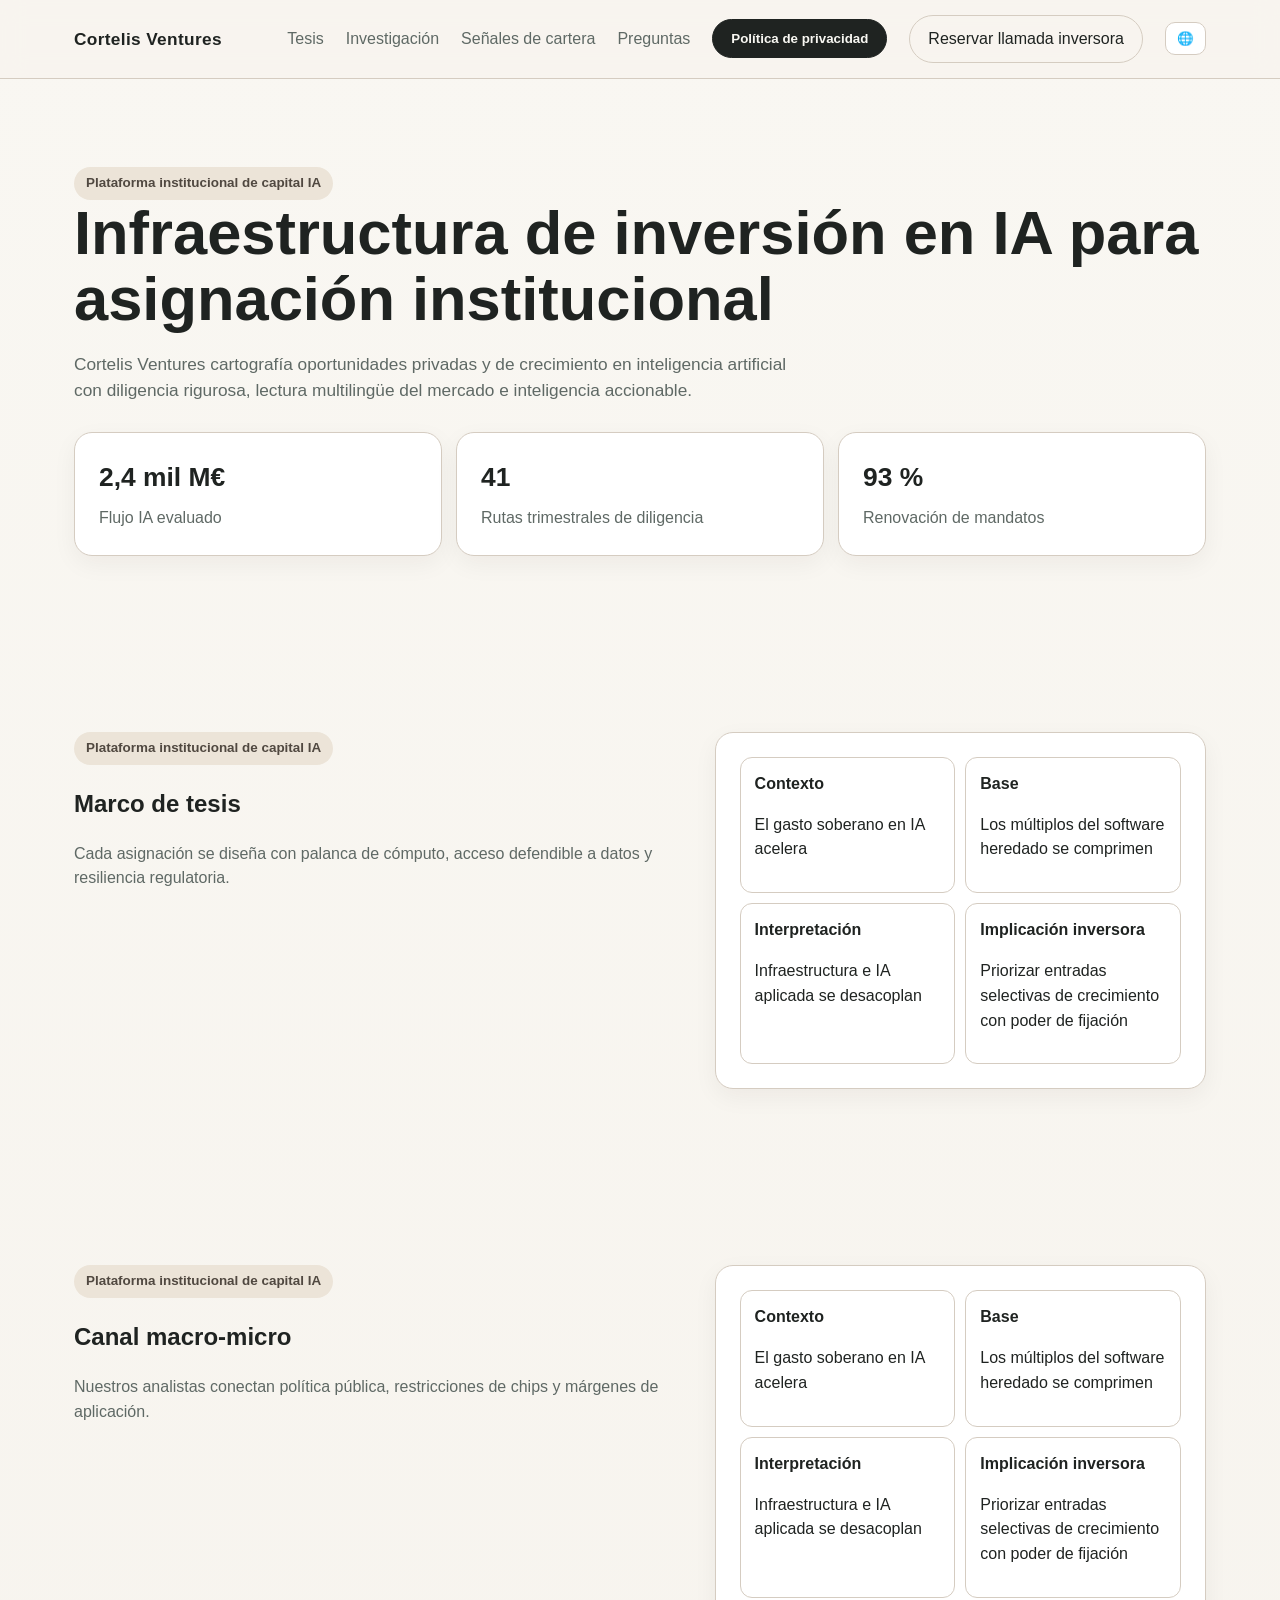
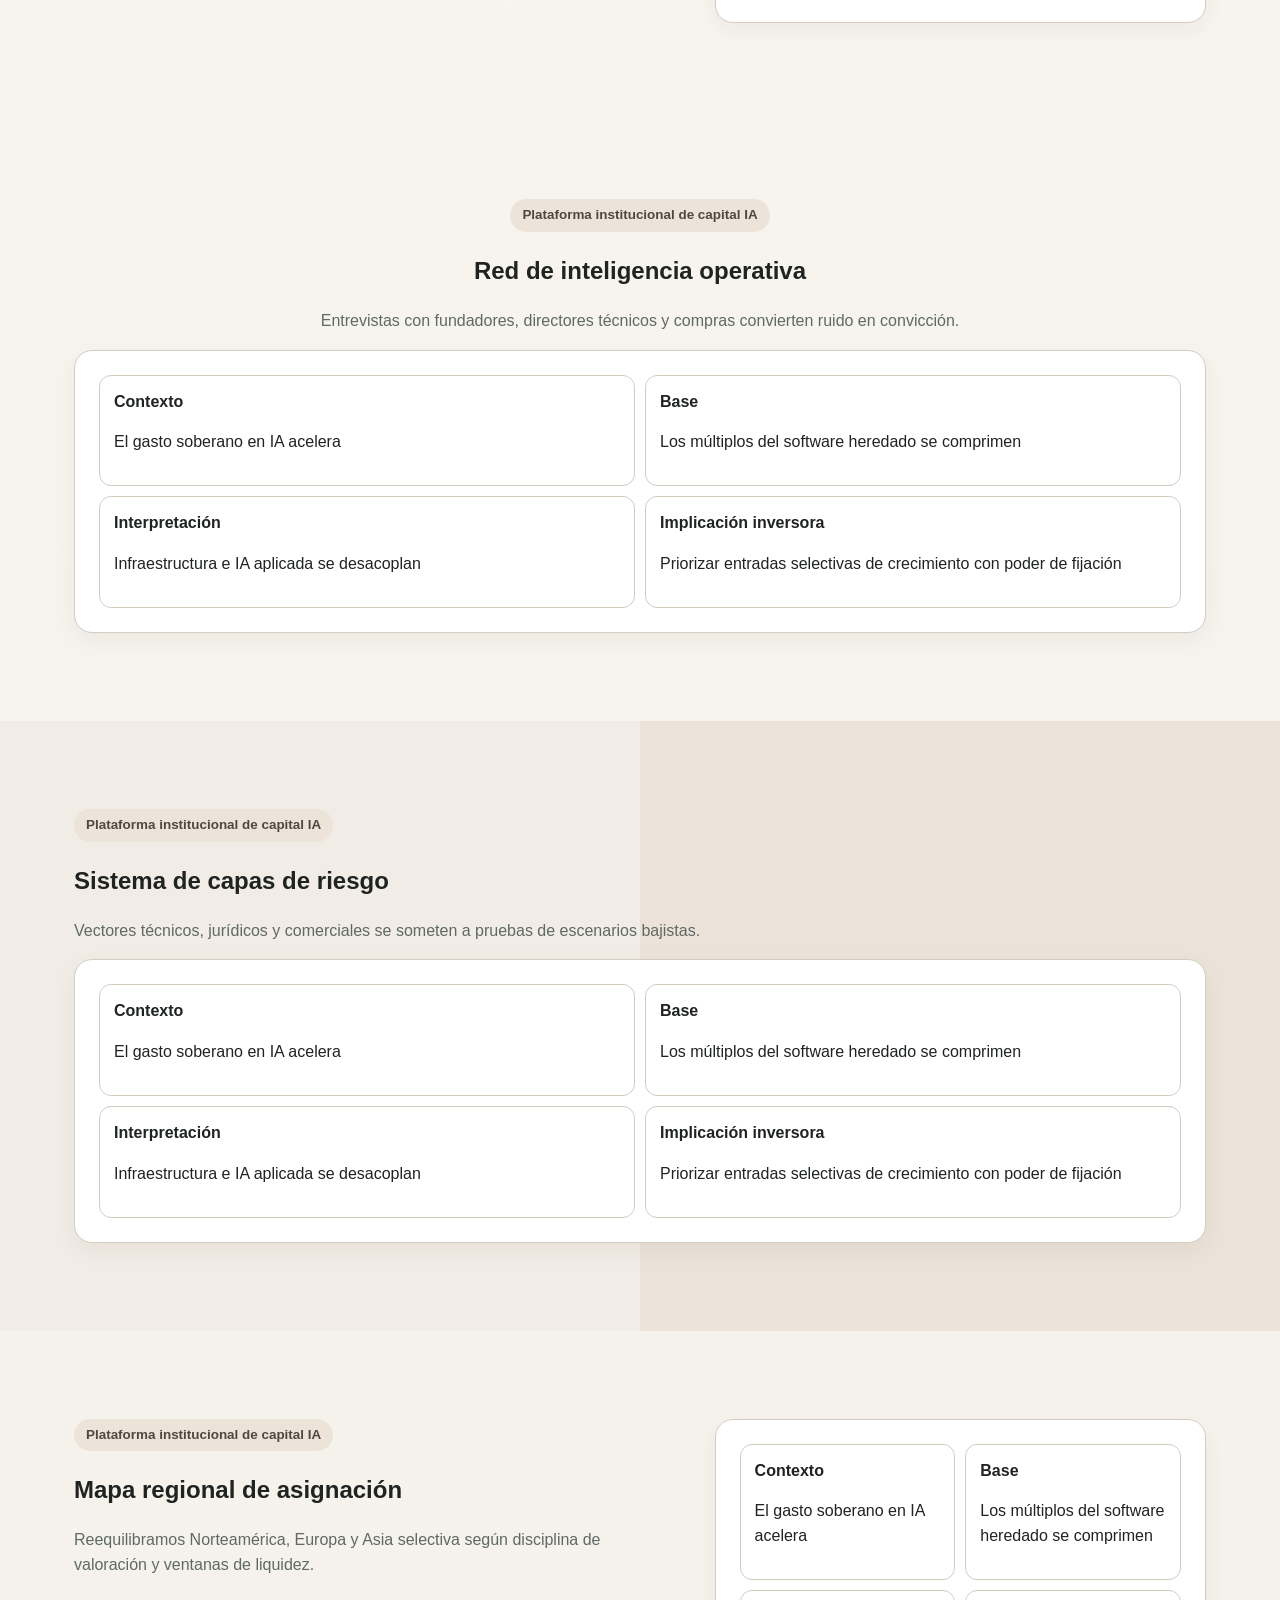
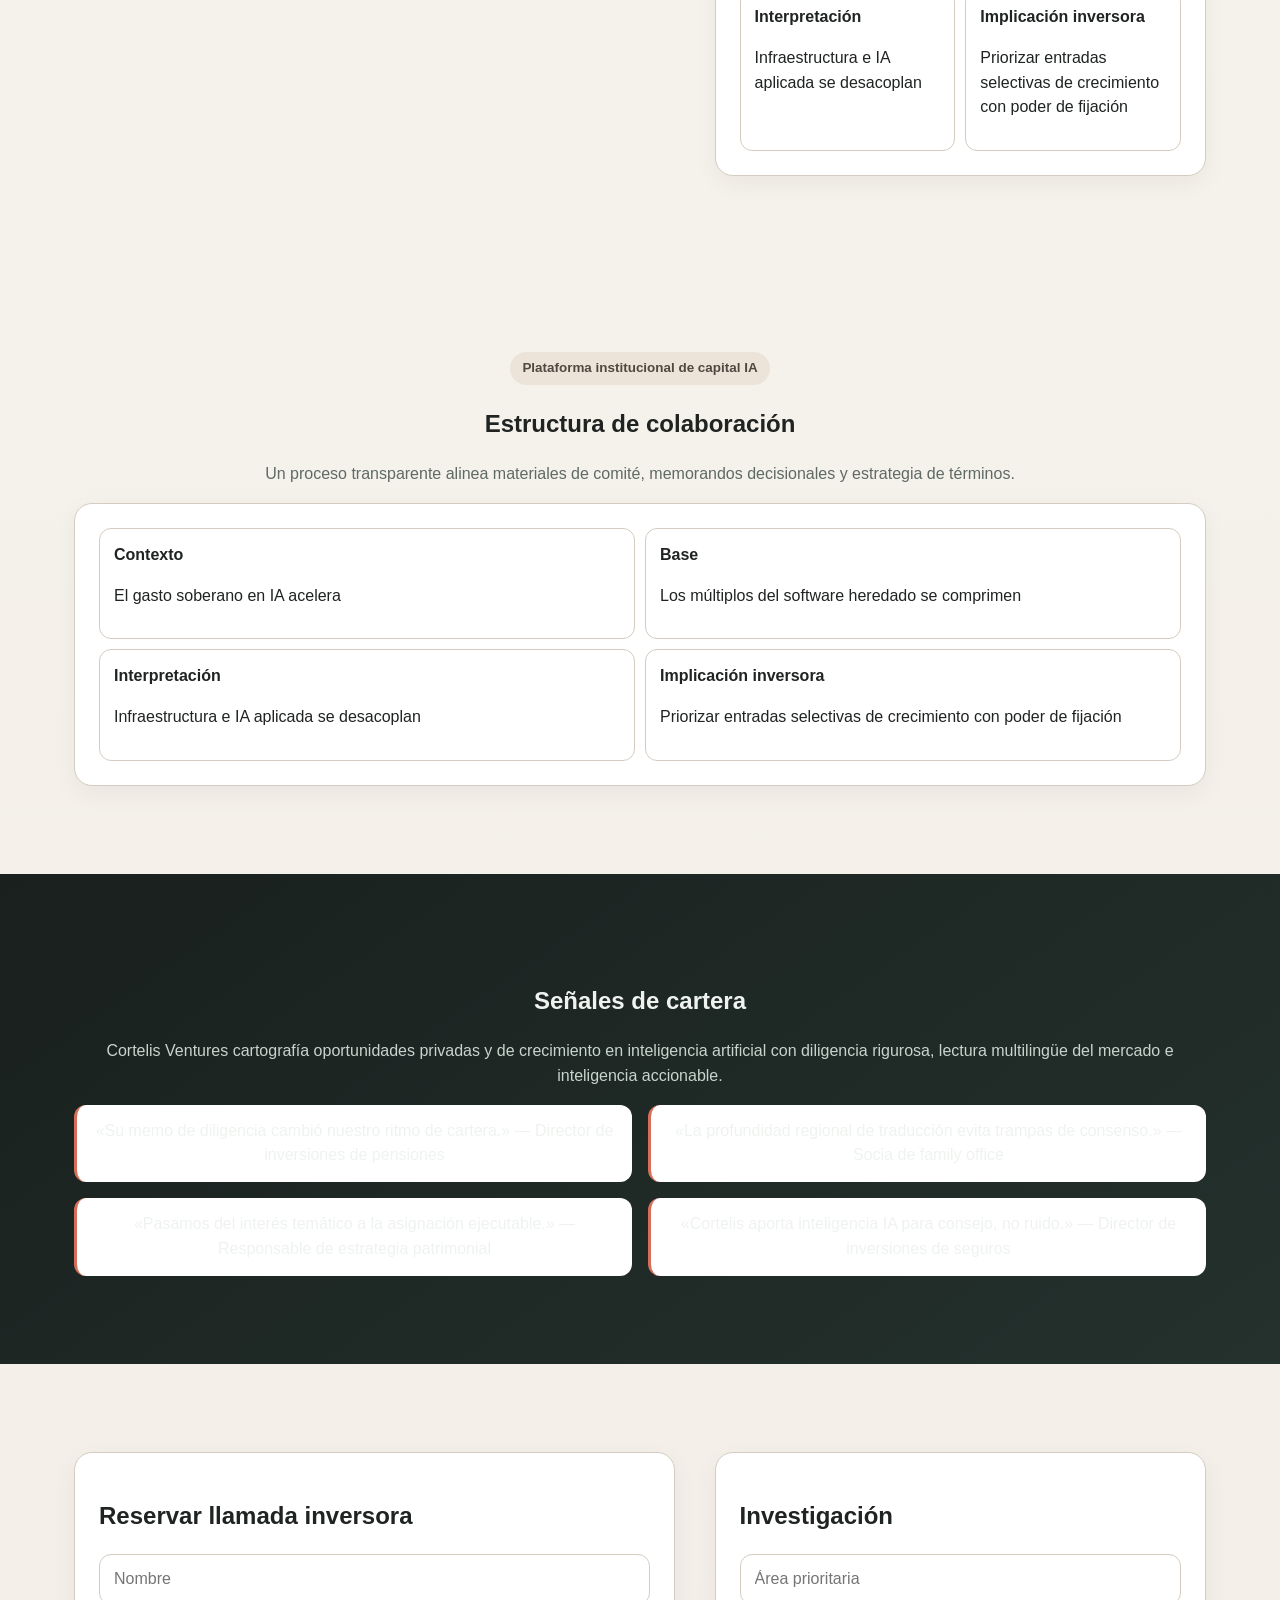
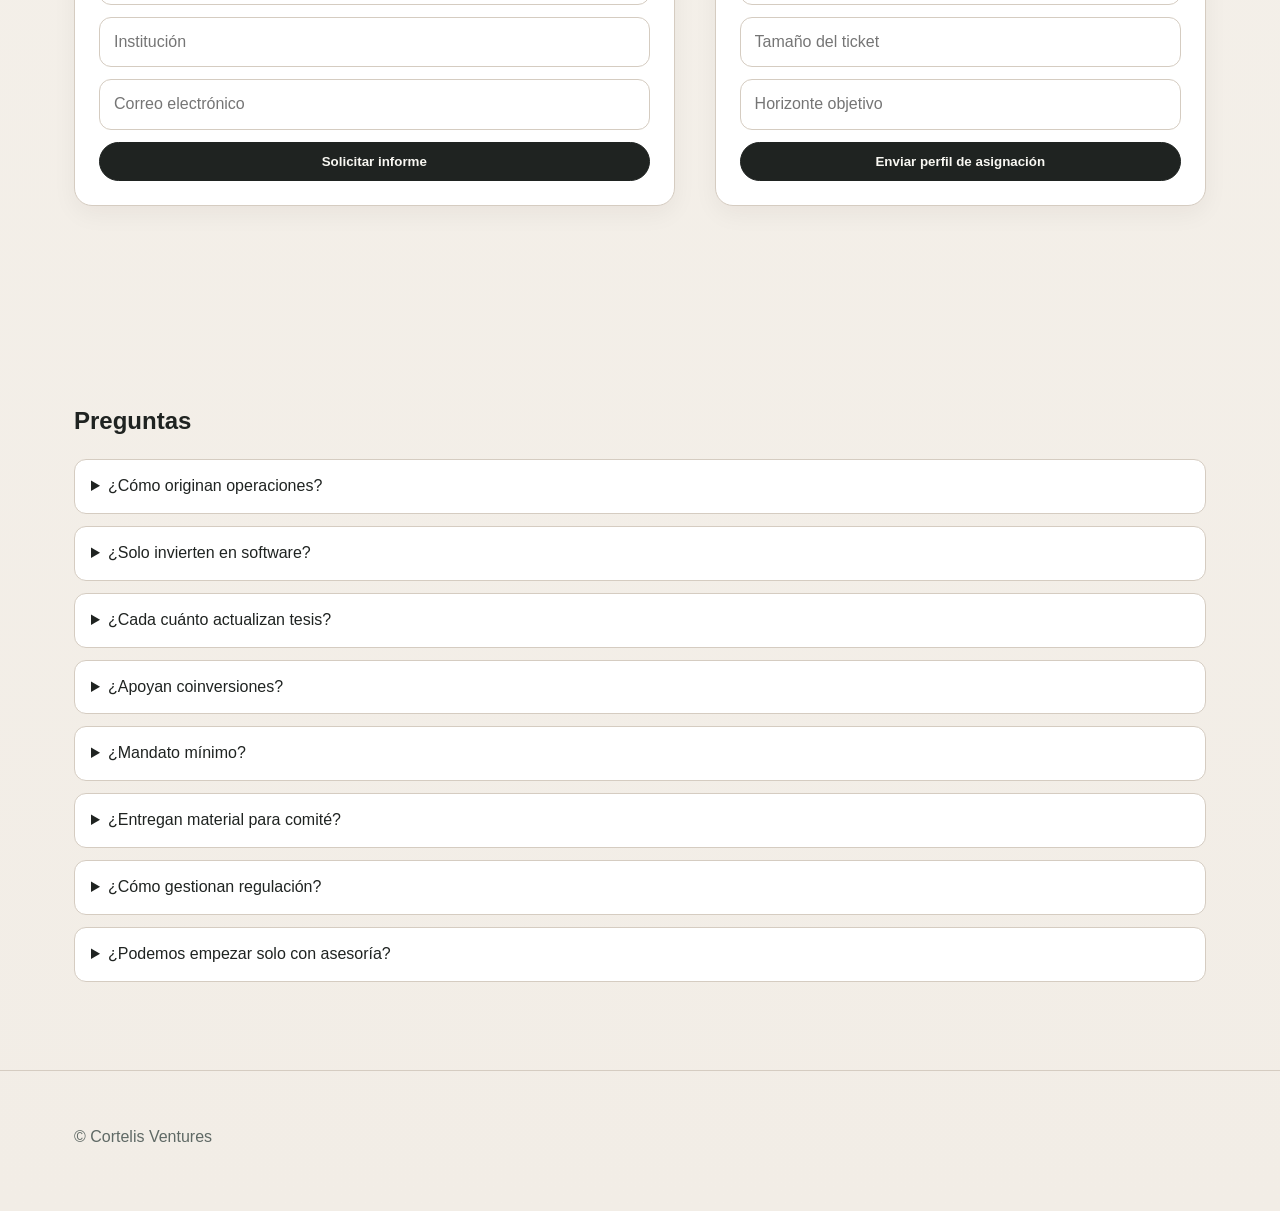
<file: es/index.html>
<!doctype html>
<html lang="es">
<head>
<meta charset="utf-8">
<meta name="viewport" content="width=device-width, initial-scale=1">
<title>Cortelis Ventures | Inteligencia institucional de inversión en IA</title>
<meta name="description" content="Cortelis Ventures es una plataforma institucional de inversión en IA con inteligencia multilingüe y enfoque de conversión.">
<link rel="stylesheet" href="../assets/style.css">
<script defer src="../assets/app.js"></script>
<script type="application/ld+json">{"@context":"https://schema.org","@type":"Organization","name":"Cortelis Ventures","description":"Cortelis Ventures es una plataforma institucional de inversión en IA con inteligencia multilingüe y enfoque de conversión.","url":"https://cortelis.ventures"}</script>
</head>
<body>
<header><div class="wrap nav" data-nav><div class="logo">Cortelis Ventures</div><button class="icon-btn burger" data-burger aria-expanded="false" aria-controls="menu">☰</button><nav class="menu" id="menu" data-menu><a href="#s1">Tesis</a><a href="#s2">Investigación</a><a href="#s3">Señales de cartera</a><a href="#s4">Preguntas</a><button class="btn" data-open-modal>Política de privacidad</button><a class="btn alt" href="#forms">Reservar llamada inversora</a><div class="lang-wrap"><button class="icon-btn lang-toggle" data-lang-toggle aria-expanded="false">🌐</button><div class="lang-menu" data-lang-menu><a href="../index.html">English</a>
<a href="../de/index.html">Deutsch</a>
<a href="../fr/index.html">Français</a>
<a href="../es/index.html">Español</a>
<a href="../it/index.html">Italiano</a>
<a href="../tr/index.html">Türkçe</a>
<a href="../pt/index.html">Português</a>
<a href="../jp/index.html">日本語</a>
<a href="../sk/index.html">Slovenčina</a>
<a href="../be/index.html">Nederlands</a></div></div></nav></div></header>
<main>
<section class="hero"><div class="wrap"><span class="badge">Plataforma institucional de capital IA</span><h1>Infraestructura de inversión en IA para asignación institucional</h1><p>Cortelis Ventures cartografía oportunidades privadas y de crecimiento en inteligencia artificial con diligencia rigurosa, lectura multilingüe del mercado e inteligencia accionable.</p><div class="kpi"><div class="card"><strong>2,4 mil M€</strong><span class="muted">Flujo IA evaluado</span></div><div class="card"><strong>41</strong><span class="muted">Rutas trimestrales de diligencia</span></div><div class="card"><strong>93 %</strong><span class="muted">Renovación de mandatos</span></div></div></div></section>
<section id="s1" class=""><div class="wrap grid-2"><div><span class="badge">Plataforma institucional de capital IA</span><h2>Marco de tesis</h2><p class="muted">Cada asignación se diseña con palanca de cómputo, acceso defendible a datos y resiliencia regulatoria.</p></div><div class="card"><div class="visual"><div class="cell"><strong>Contexto</strong><p>El gasto soberano en IA acelera</p></div><div class="cell"><strong>Base</strong><p>Los múltiplos del software heredado se comprimen</p></div><div class="cell"><strong>Interpretación</strong><p>Infraestructura e IA aplicada se desacoplan</p></div><div class="cell"><strong>Implicación inversora</strong><p>Priorizar entradas selectivas de crecimiento con poder de fijación</p></div></div></div></div></section><section id="s2" class=""><div class="wrap grid-2"><div><span class="badge">Plataforma institucional de capital IA</span><h2>Canal macro-micro</h2><p class="muted">Nuestros analistas conectan política pública, restricciones de chips y márgenes de aplicación.</p></div><div class="card"><div class="visual"><div class="cell"><strong>Contexto</strong><p>El gasto soberano en IA acelera</p></div><div class="cell"><strong>Base</strong><p>Los múltiplos del software heredado se comprimen</p></div><div class="cell"><strong>Interpretación</strong><p>Infraestructura e IA aplicada se desacoplan</p></div><div class="cell"><strong>Implicación inversora</strong><p>Priorizar entradas selectivas de crecimiento con poder de fijación</p></div></div></div></div></section><section id="s3" class=""><div class="wrap center"><div><span class="badge">Plataforma institucional de capital IA</span><h2>Red de inteligencia operativa</h2><p class="muted">Entrevistas con fundadores, directores técnicos y compras convierten ruido en convicción.</p></div><div class="card"><div class="visual"><div class="cell"><strong>Contexto</strong><p>El gasto soberano en IA acelera</p></div><div class="cell"><strong>Base</strong><p>Los múltiplos del software heredado se comprimen</p></div><div class="cell"><strong>Interpretación</strong><p>Infraestructura e IA aplicada se desacoplan</p></div><div class="cell"><strong>Implicación inversora</strong><p>Priorizar entradas selectivas de crecimiento con poder de fijación</p></div></div></div></div></section><section id="s4" class="split"><div class="wrap split"><div><span class="badge">Plataforma institucional de capital IA</span><h2>Sistema de capas de riesgo</h2><p class="muted">Vectores técnicos, jurídicos y comerciales se someten a pruebas de escenarios bajistas.</p></div><div class="card"><div class="visual"><div class="cell"><strong>Contexto</strong><p>El gasto soberano en IA acelera</p></div><div class="cell"><strong>Base</strong><p>Los múltiplos del software heredado se comprimen</p></div><div class="cell"><strong>Interpretación</strong><p>Infraestructura e IA aplicada se desacoplan</p></div><div class="cell"><strong>Implicación inversora</strong><p>Priorizar entradas selectivas de crecimiento con poder de fijación</p></div></div></div></div></section><section id="s5" class=""><div class="wrap grid-2"><div><span class="badge">Plataforma institucional de capital IA</span><h2>Mapa regional de asignación</h2><p class="muted">Reequilibramos Norteamérica, Europa y Asia selectiva según disciplina de valoración y ventanas de liquidez.</p></div><div class="card"><div class="visual"><div class="cell"><strong>Contexto</strong><p>El gasto soberano en IA acelera</p></div><div class="cell"><strong>Base</strong><p>Los múltiplos del software heredado se comprimen</p></div><div class="cell"><strong>Interpretación</strong><p>Infraestructura e IA aplicada se desacoplan</p></div><div class="cell"><strong>Implicación inversora</strong><p>Priorizar entradas selectivas de crecimiento con poder de fijación</p></div></div></div></div></section><section id="s6" class=""><div class="wrap center"><div><span class="badge">Plataforma institucional de capital IA</span><h2>Estructura de colaboración</h2><p class="muted">Un proceso transparente alinea materiales de comité, memorandos decisionales y estrategia de términos.</p></div><div class="card"><div class="visual"><div class="cell"><strong>Contexto</strong><p>El gasto soberano en IA acelera</p></div><div class="cell"><strong>Base</strong><p>Los múltiplos del software heredado se comprimen</p></div><div class="cell"><strong>Interpretación</strong><p>Infraestructura e IA aplicada se desacoplan</p></div><div class="cell"><strong>Implicación inversora</strong><p>Priorizar entradas selectivas de crecimiento con poder de fijación</p></div></div></div></div></section>
<section class="dark"><div class="wrap center"><h2>Señales de cartera</h2><p class="muted">Cortelis Ventures cartografía oportunidades privadas y de crecimiento en inteligencia artificial con diligencia rigurosa, lectura multilingüe del mercado e inteligencia accionable.</p><div class="reviews"><article class="review">«Su memo de diligencia cambió nuestro ritmo de cartera.» — Director de inversiones de pensiones</article><article class="review">«La profundidad regional de traducción evita trampas de consenso.» — Socia de family office</article><article class="review">«Pasamos del interés temático a la asignación ejecutable.» — Responsable de estrategia patrimonial</article><article class="review">«Cortelis aporta inteligencia IA para consejo, no ruido.» — Director de inversiones de seguros</article></div></div></section>
<section id="forms"><div class="wrap grid-2"><div class="card"><h2>Reservar llamada inversora</h2><form><input aria-label="Nombre" placeholder="Nombre"><input aria-label="Institución" placeholder="Institución"><input aria-label="Correo electrónico" placeholder="Correo electrónico"><button class="btn" type="submit">Solicitar informe</button></form></div><div class="card"><h2>Investigación</h2><form><input aria-label="Área prioritaria" placeholder="Área prioritaria"><input aria-label="Tamaño del ticket" placeholder="Tamaño del ticket"><input aria-label="Horizonte objetivo" placeholder="Horizonte objetivo"><button class="btn" type="submit">Enviar perfil de asignación</button></form></div></div></section>
<section><div class="wrap"><h2>Preguntas</h2><div class="faq"><details><summary>¿Cómo originan operaciones?</summary><p class="muted">Combinamos referencias de operadores, rastreo temático y relaciones bilaterales con gestores.</p></details><details><summary>¿Solo invierten en software?</summary><p class="muted">No. Evaluamos chips, infraestructura, herramientas y aplicaciones verticales.</p></details><details><summary>¿Cada cuánto actualizan tesis?</summary><p class="muted">Los marcos principales se renuevan trimestralmente con notas de riesgo continuas.</p></details><details><summary>¿Apoyan coinversiones?</summary><p class="muted">Sí, según calendario, jurisdicción y encaje de gobernanza.</p></details><details><summary>¿Mandato mínimo?</summary><p class="muted">Los programas suelen iniciar con 25 M€ de asignación estratégica.</p></details><details><summary>¿Entregan material para comité?</summary><p class="muted">Sí, con memorandos de decisión y escenarios de caída.</p></details><details><summary>¿Cómo gestionan regulación?</summary><p class="muted">Seguimos cambios normativos por región y sector antes de ejecutar.</p></details><details><summary>¿Podemos empezar solo con asesoría?</summary><p class="muted">Sí, existe una vía de asesoría antes del despliegue de capital.</p></details></div></div></section>
</main>
<footer><div class="wrap"><p class="muted">© Cortelis Ventures</p></div></footer>
<div class="modal" data-modal aria-hidden="true"><div class="modal-panel" role="dialog" aria-modal="true" aria-label="Política de privacidad"><div class="modal-head"><h3>Política de privacidad</h3><button class="icon-btn" data-close-modal>✕</button></div><p>Cortelis Ventures trata datos de contacto para comunicación inversora, coordinación de diligencia y archivo regulatorio. Puede solicitar rectificación o supresión en cualquier momento, sujeto a obligaciones legales de conservación.</p><button class="btn" data-close-modal>Cerrar</button></div></div>
</body></html>
</file>
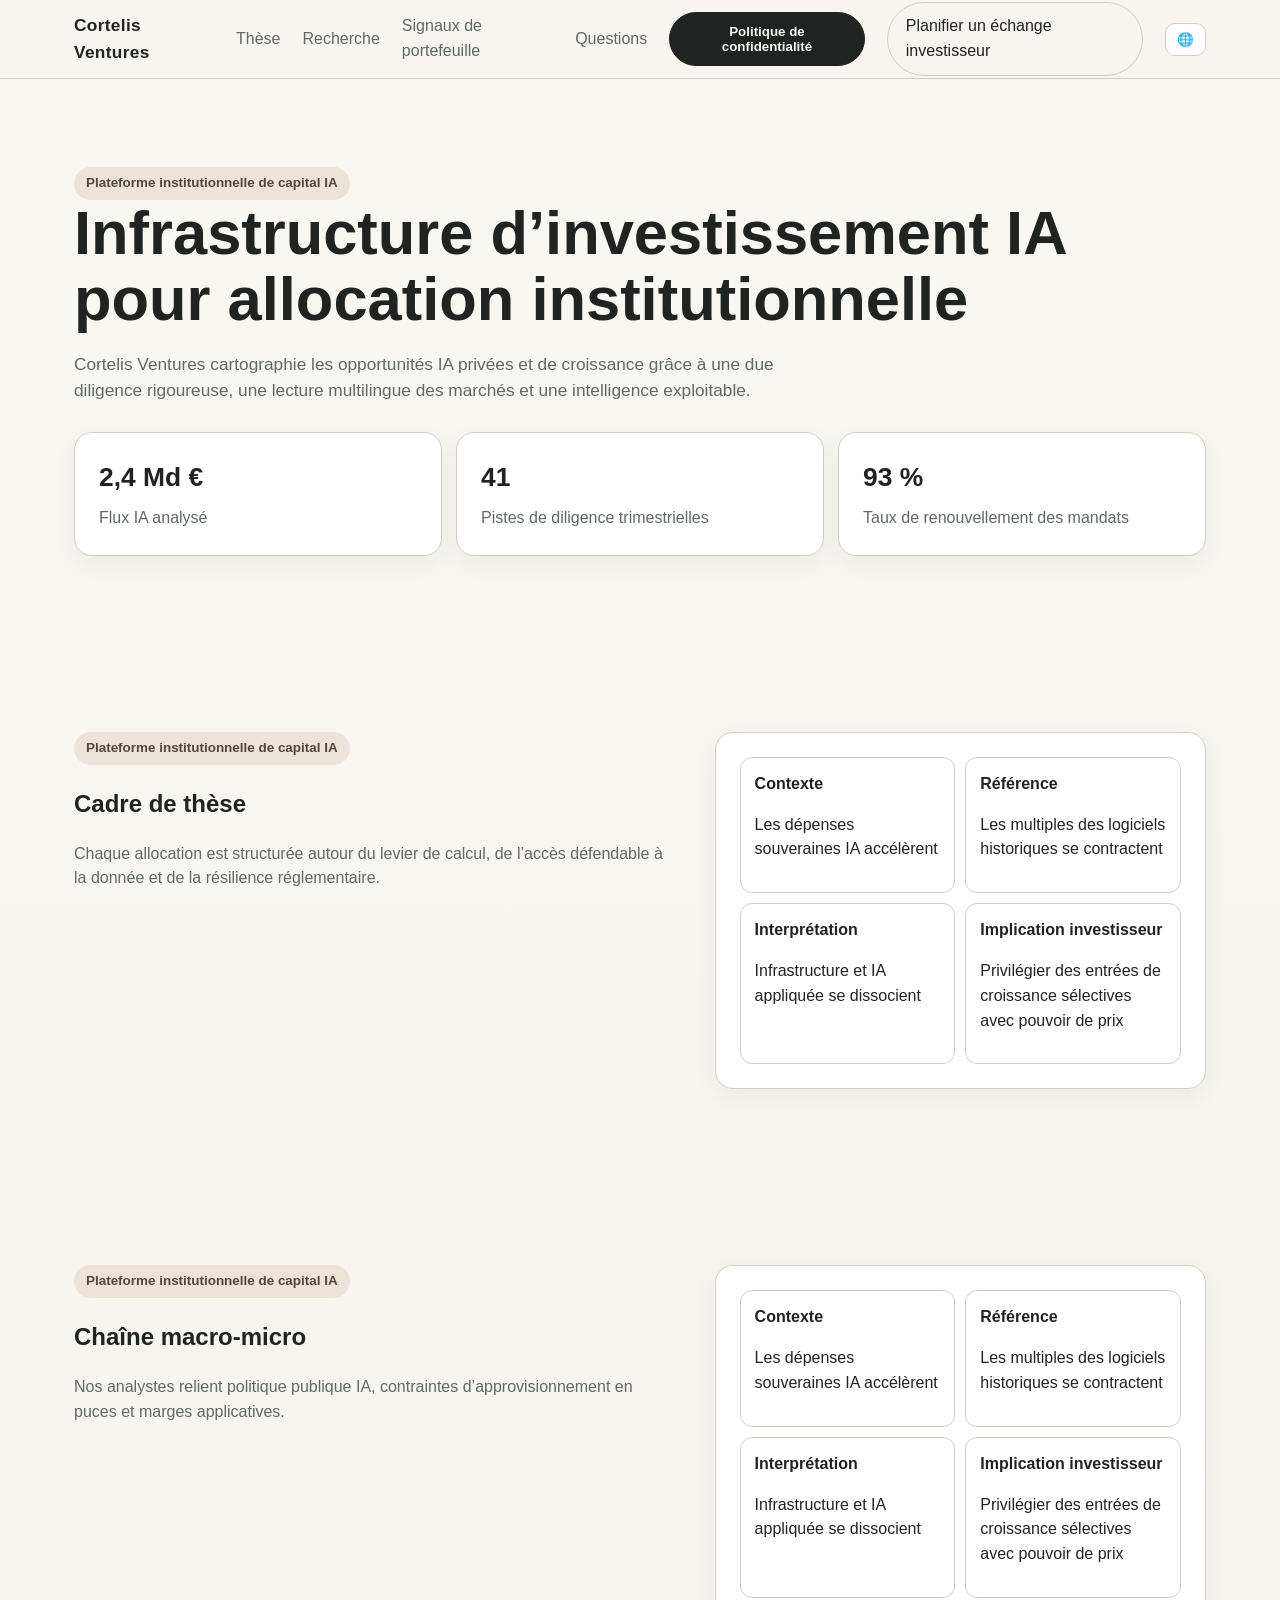
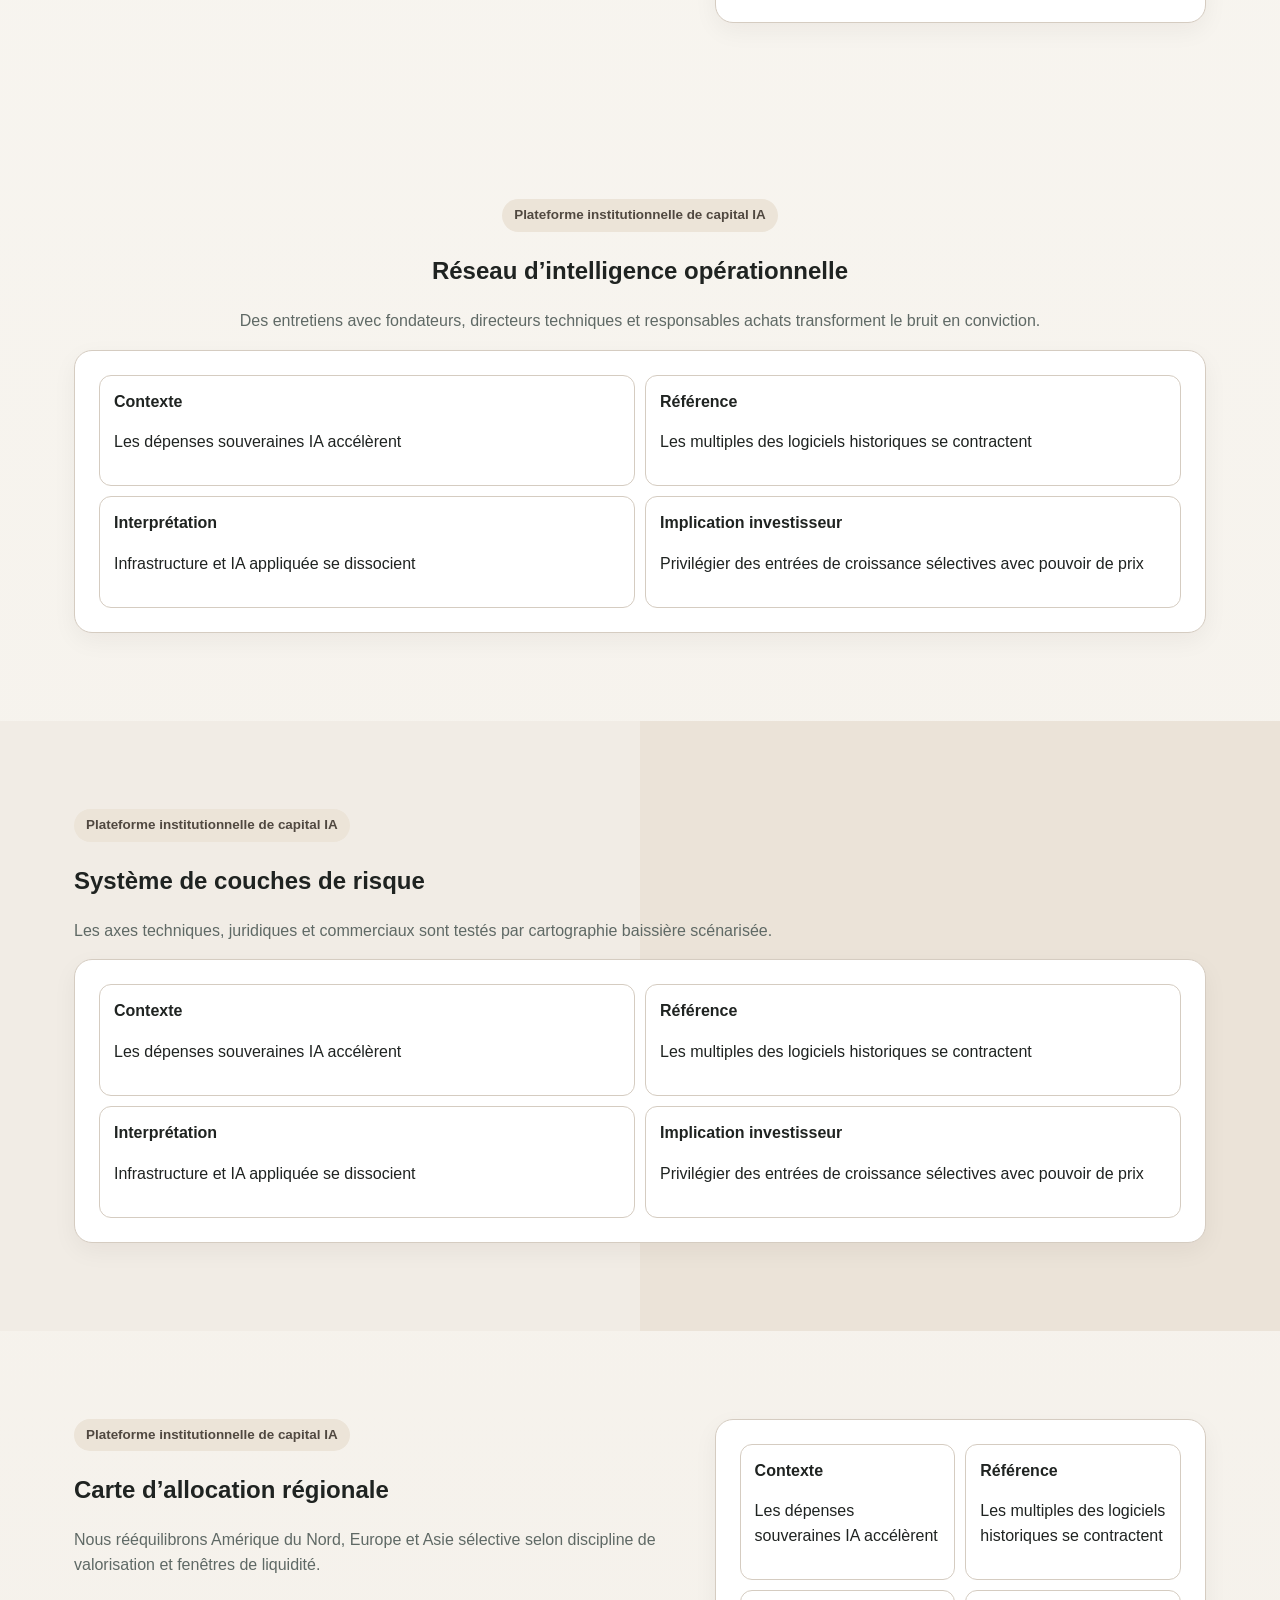
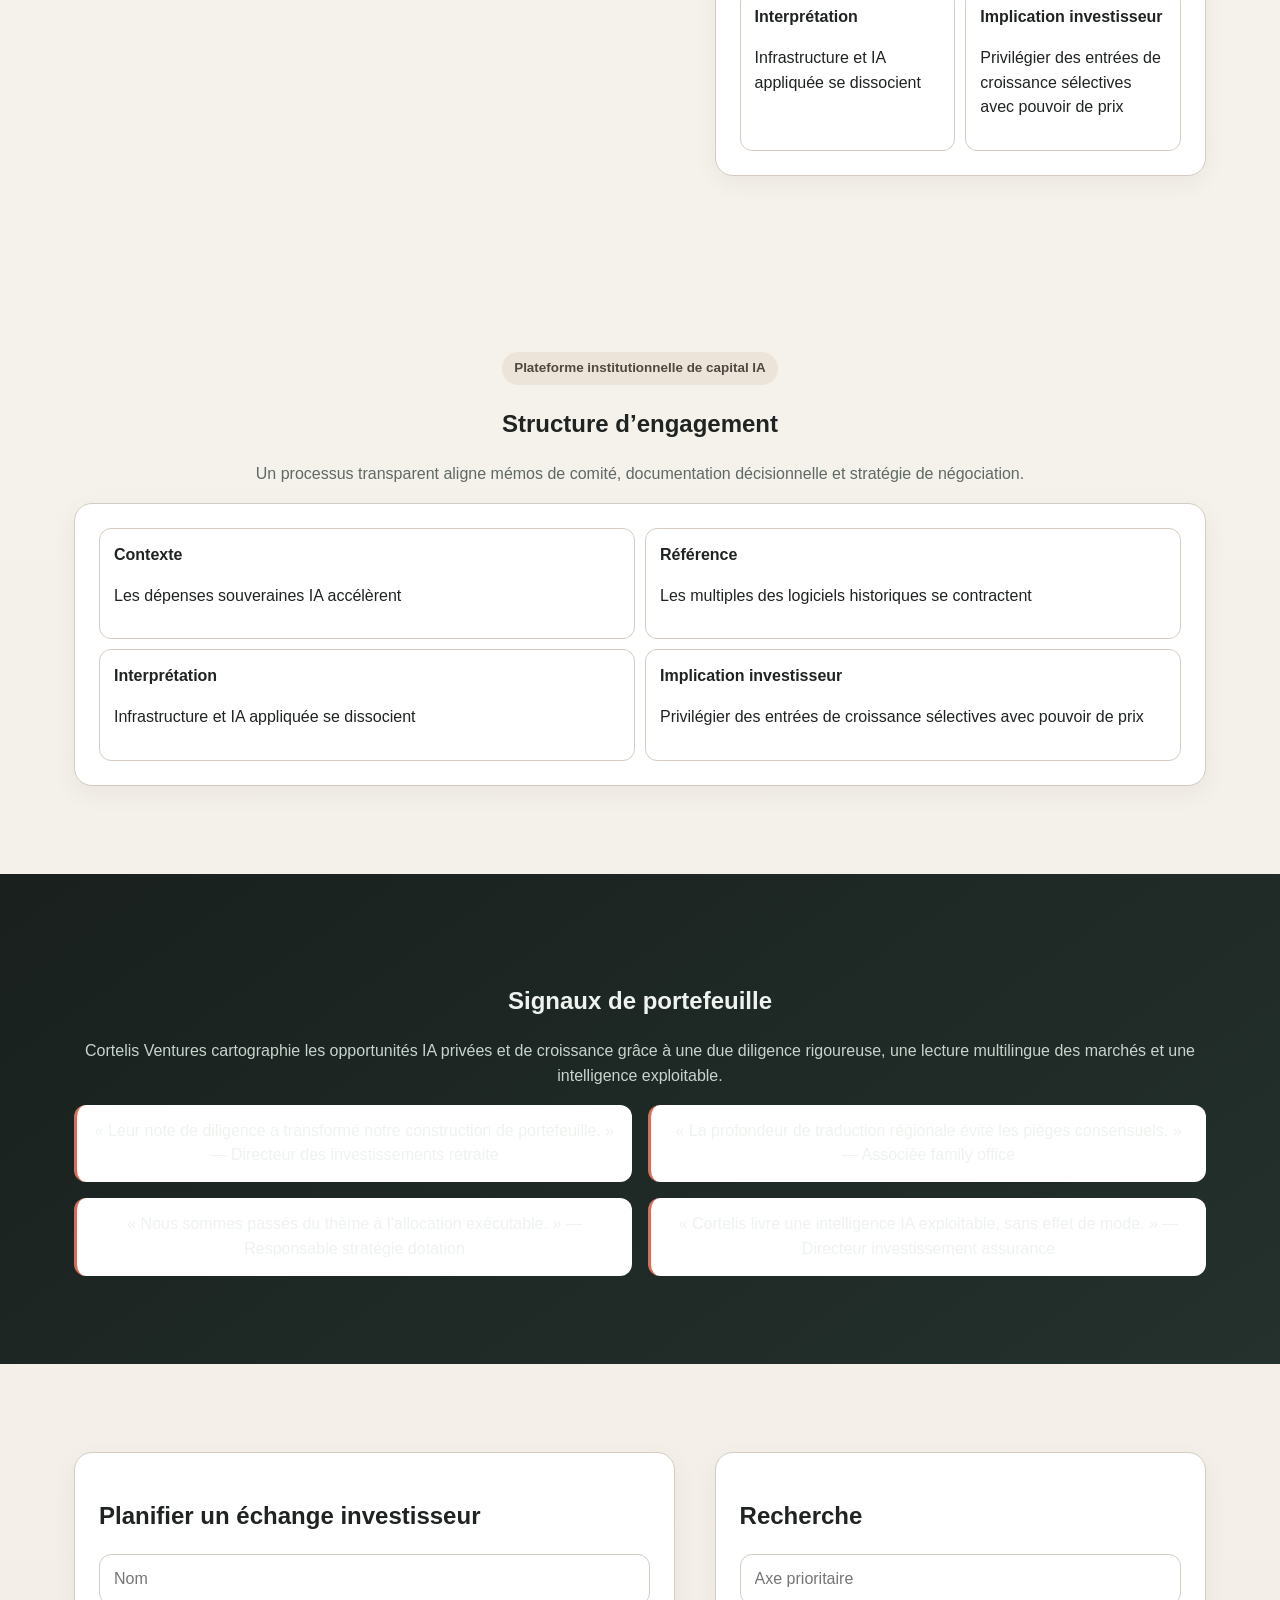
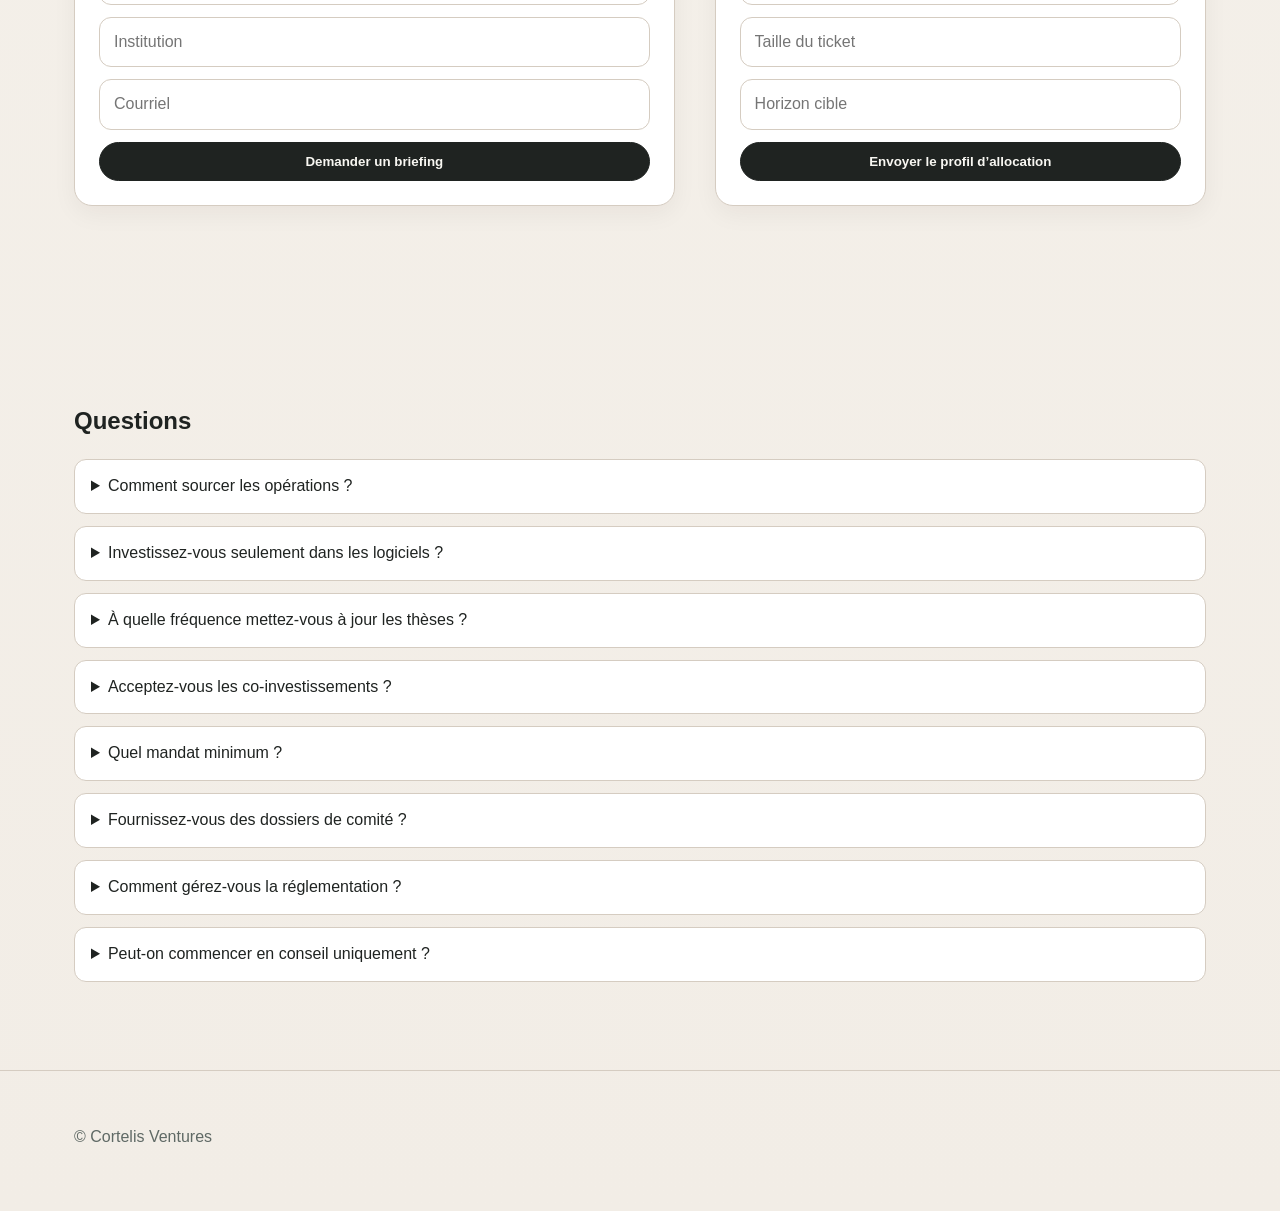
<file: fr/index.html>
<!doctype html>
<html lang="fr">
<head>
<meta charset="utf-8">
<meta name="viewport" content="width=device-width, initial-scale=1">
<title>Cortelis Ventures | Intelligence institutionnelle d’investissement IA</title>
<meta name="description" content="Cortelis Ventures est une plateforme institutionnelle d’investissement IA avec intelligence de marché multilingue et parcours de conversion.">
<link rel="stylesheet" href="../assets/style.css">
<script defer src="../assets/app.js"></script>
<script type="application/ld+json">{"@context":"https://schema.org","@type":"Organization","name":"Cortelis Ventures","description":"Cortelis Ventures est une plateforme institutionnelle d’investissement IA avec intelligence de marché multilingue et parcours de conversion.","url":"https://cortelis.ventures"}</script>
</head>
<body>
<header><div class="wrap nav" data-nav><div class="logo">Cortelis Ventures</div><button class="icon-btn burger" data-burger aria-expanded="false" aria-controls="menu">☰</button><nav class="menu" id="menu" data-menu><a href="#s1">Thèse</a><a href="#s2">Recherche</a><a href="#s3">Signaux de portefeuille</a><a href="#s4">Questions</a><button class="btn" data-open-modal>Politique de confidentialité</button><a class="btn alt" href="#forms">Planifier un échange investisseur</a><div class="lang-wrap"><button class="icon-btn lang-toggle" data-lang-toggle aria-expanded="false">🌐</button><div class="lang-menu" data-lang-menu><a href="../index.html">English</a>
<a href="../de/index.html">Deutsch</a>
<a href="../fr/index.html">Français</a>
<a href="../es/index.html">Español</a>
<a href="../it/index.html">Italiano</a>
<a href="../tr/index.html">Türkçe</a>
<a href="../pt/index.html">Português</a>
<a href="../jp/index.html">日本語</a>
<a href="../sk/index.html">Slovenčina</a>
<a href="../be/index.html">Nederlands</a></div></div></nav></div></header>
<main>
<section class="hero"><div class="wrap"><span class="badge">Plateforme institutionnelle de capital IA</span><h1>Infrastructure d’investissement IA pour allocation institutionnelle</h1><p>Cortelis Ventures cartographie les opportunités IA privées et de croissance grâce à une due diligence rigoureuse, une lecture multilingue des marchés et une intelligence exploitable.</p><div class="kpi"><div class="card"><strong>2,4 Md €</strong><span class="muted">Flux IA analysé</span></div><div class="card"><strong>41</strong><span class="muted">Pistes de diligence trimestrielles</span></div><div class="card"><strong>93 %</strong><span class="muted">Taux de renouvellement des mandats</span></div></div></div></section>
<section id="s1" class=""><div class="wrap grid-2"><div><span class="badge">Plateforme institutionnelle de capital IA</span><h2>Cadre de thèse</h2><p class="muted">Chaque allocation est structurée autour du levier de calcul, de l’accès défendable à la donnée et de la résilience réglementaire.</p></div><div class="card"><div class="visual"><div class="cell"><strong>Contexte</strong><p>Les dépenses souveraines IA accélèrent</p></div><div class="cell"><strong>Référence</strong><p>Les multiples des logiciels historiques se contractent</p></div><div class="cell"><strong>Interprétation</strong><p>Infrastructure et IA appliquée se dissocient</p></div><div class="cell"><strong>Implication investisseur</strong><p>Privilégier des entrées de croissance sélectives avec pouvoir de prix</p></div></div></div></div></section><section id="s2" class=""><div class="wrap grid-2"><div><span class="badge">Plateforme institutionnelle de capital IA</span><h2>Chaîne macro-micro</h2><p class="muted">Nos analystes relient politique publique IA, contraintes d’approvisionnement en puces et marges applicatives.</p></div><div class="card"><div class="visual"><div class="cell"><strong>Contexte</strong><p>Les dépenses souveraines IA accélèrent</p></div><div class="cell"><strong>Référence</strong><p>Les multiples des logiciels historiques se contractent</p></div><div class="cell"><strong>Interprétation</strong><p>Infrastructure et IA appliquée se dissocient</p></div><div class="cell"><strong>Implication investisseur</strong><p>Privilégier des entrées de croissance sélectives avec pouvoir de prix</p></div></div></div></div></section><section id="s3" class=""><div class="wrap center"><div><span class="badge">Plateforme institutionnelle de capital IA</span><h2>Réseau d’intelligence opérationnelle</h2><p class="muted">Des entretiens avec fondateurs, directeurs techniques et responsables achats transforment le bruit en conviction.</p></div><div class="card"><div class="visual"><div class="cell"><strong>Contexte</strong><p>Les dépenses souveraines IA accélèrent</p></div><div class="cell"><strong>Référence</strong><p>Les multiples des logiciels historiques se contractent</p></div><div class="cell"><strong>Interprétation</strong><p>Infrastructure et IA appliquée se dissocient</p></div><div class="cell"><strong>Implication investisseur</strong><p>Privilégier des entrées de croissance sélectives avec pouvoir de prix</p></div></div></div></div></section><section id="s4" class="split"><div class="wrap split"><div><span class="badge">Plateforme institutionnelle de capital IA</span><h2>Système de couches de risque</h2><p class="muted">Les axes techniques, juridiques et commerciaux sont testés par cartographie baissière scénarisée.</p></div><div class="card"><div class="visual"><div class="cell"><strong>Contexte</strong><p>Les dépenses souveraines IA accélèrent</p></div><div class="cell"><strong>Référence</strong><p>Les multiples des logiciels historiques se contractent</p></div><div class="cell"><strong>Interprétation</strong><p>Infrastructure et IA appliquée se dissocient</p></div><div class="cell"><strong>Implication investisseur</strong><p>Privilégier des entrées de croissance sélectives avec pouvoir de prix</p></div></div></div></div></section><section id="s5" class=""><div class="wrap grid-2"><div><span class="badge">Plateforme institutionnelle de capital IA</span><h2>Carte d’allocation régionale</h2><p class="muted">Nous rééquilibrons Amérique du Nord, Europe et Asie sélective selon discipline de valorisation et fenêtres de liquidité.</p></div><div class="card"><div class="visual"><div class="cell"><strong>Contexte</strong><p>Les dépenses souveraines IA accélèrent</p></div><div class="cell"><strong>Référence</strong><p>Les multiples des logiciels historiques se contractent</p></div><div class="cell"><strong>Interprétation</strong><p>Infrastructure et IA appliquée se dissocient</p></div><div class="cell"><strong>Implication investisseur</strong><p>Privilégier des entrées de croissance sélectives avec pouvoir de prix</p></div></div></div></div></section><section id="s6" class=""><div class="wrap center"><div><span class="badge">Plateforme institutionnelle de capital IA</span><h2>Structure d’engagement</h2><p class="muted">Un processus transparent aligne mémos de comité, documentation décisionnelle et stratégie de négociation.</p></div><div class="card"><div class="visual"><div class="cell"><strong>Contexte</strong><p>Les dépenses souveraines IA accélèrent</p></div><div class="cell"><strong>Référence</strong><p>Les multiples des logiciels historiques se contractent</p></div><div class="cell"><strong>Interprétation</strong><p>Infrastructure et IA appliquée se dissocient</p></div><div class="cell"><strong>Implication investisseur</strong><p>Privilégier des entrées de croissance sélectives avec pouvoir de prix</p></div></div></div></div></section>
<section class="dark"><div class="wrap center"><h2>Signaux de portefeuille</h2><p class="muted">Cortelis Ventures cartographie les opportunités IA privées et de croissance grâce à une due diligence rigoureuse, une lecture multilingue des marchés et une intelligence exploitable.</p><div class="reviews"><article class="review">« Leur note de diligence a transformé notre construction de portefeuille. » — Directeur des investissements retraite</article><article class="review">« La profondeur de traduction régionale évite les pièges consensuels. » — Associée family office</article><article class="review">« Nous sommes passés du thème à l’allocation exécutable. » — Responsable stratégie dotation</article><article class="review">« Cortelis livre une intelligence IA exploitable, sans effet de mode. » — Directeur investissement assurance</article></div></div></section>
<section id="forms"><div class="wrap grid-2"><div class="card"><h2>Planifier un échange investisseur</h2><form><input aria-label="Nom" placeholder="Nom"><input aria-label="Institution" placeholder="Institution"><input aria-label="Courriel" placeholder="Courriel"><button class="btn" type="submit">Demander un briefing</button></form></div><div class="card"><h2>Recherche</h2><form><input aria-label="Axe prioritaire" placeholder="Axe prioritaire"><input aria-label="Taille du ticket" placeholder="Taille du ticket"><input aria-label="Horizon cible" placeholder="Horizon cible"><button class="btn" type="submit">Envoyer le profil d’allocation</button></form></div></div></section>
<section><div class="wrap"><h2>Questions</h2><div class="faq"><details><summary>Comment sourcer les opérations ?</summary><p class="muted">Nous combinons recommandations d’opérateurs, veille thématique et relations bilatérales avec des gérants.</p></details><details><summary>Investissez-vous seulement dans les logiciels ?</summary><p class="muted">Non. Nous évaluons puces, infrastructure, outillage et applications verticales.</p></details><details><summary>À quelle fréquence mettez-vous à jour les thèses ?</summary><p class="muted">Les cadres majeurs sont revus chaque trimestre avec notes de risque continues.</p></details><details><summary>Acceptez-vous les co-investissements ?</summary><p class="muted">Oui, selon calendrier, juridiction et adéquation de gouvernance.</p></details><details><summary>Quel mandat minimum ?</summary><p class="muted">Les programmes démarrent généralement à 25 M€ d’allocation stratégique.</p></details><details><summary>Fournissez-vous des dossiers de comité ?</summary><p class="muted">Oui, avec mémos de décision et scénarios baissiers.</p></details><details><summary>Comment gérez-vous la réglementation ?</summary><p class="muted">Nous suivons les évolutions de conformité par zone et secteur avant exécution.</p></details><details><summary>Peut-on commencer en conseil uniquement ?</summary><p class="muted">Oui, un parcours de conseil est possible avant déploiement du capital.</p></details></div></div></section>
</main>
<footer><div class="wrap"><p class="muted">© Cortelis Ventures</p></div></footer>
<div class="modal" data-modal aria-hidden="true"><div class="modal-panel" role="dialog" aria-modal="true" aria-label="Politique de confidentialité"><div class="modal-head"><h3>Politique de confidentialité</h3><button class="icon-btn" data-close-modal>✕</button></div><p>Cortelis Ventures traite les données de contact pour la communication investisseur, la coordination de diligence et la tenue réglementaire des dossiers. Une demande de rectification ou de suppression peut être formulée à tout moment, sous réserve des obligations légales de conservation.</p><button class="btn" data-close-modal>Fermer</button></div></div>
</body></html>
</file>
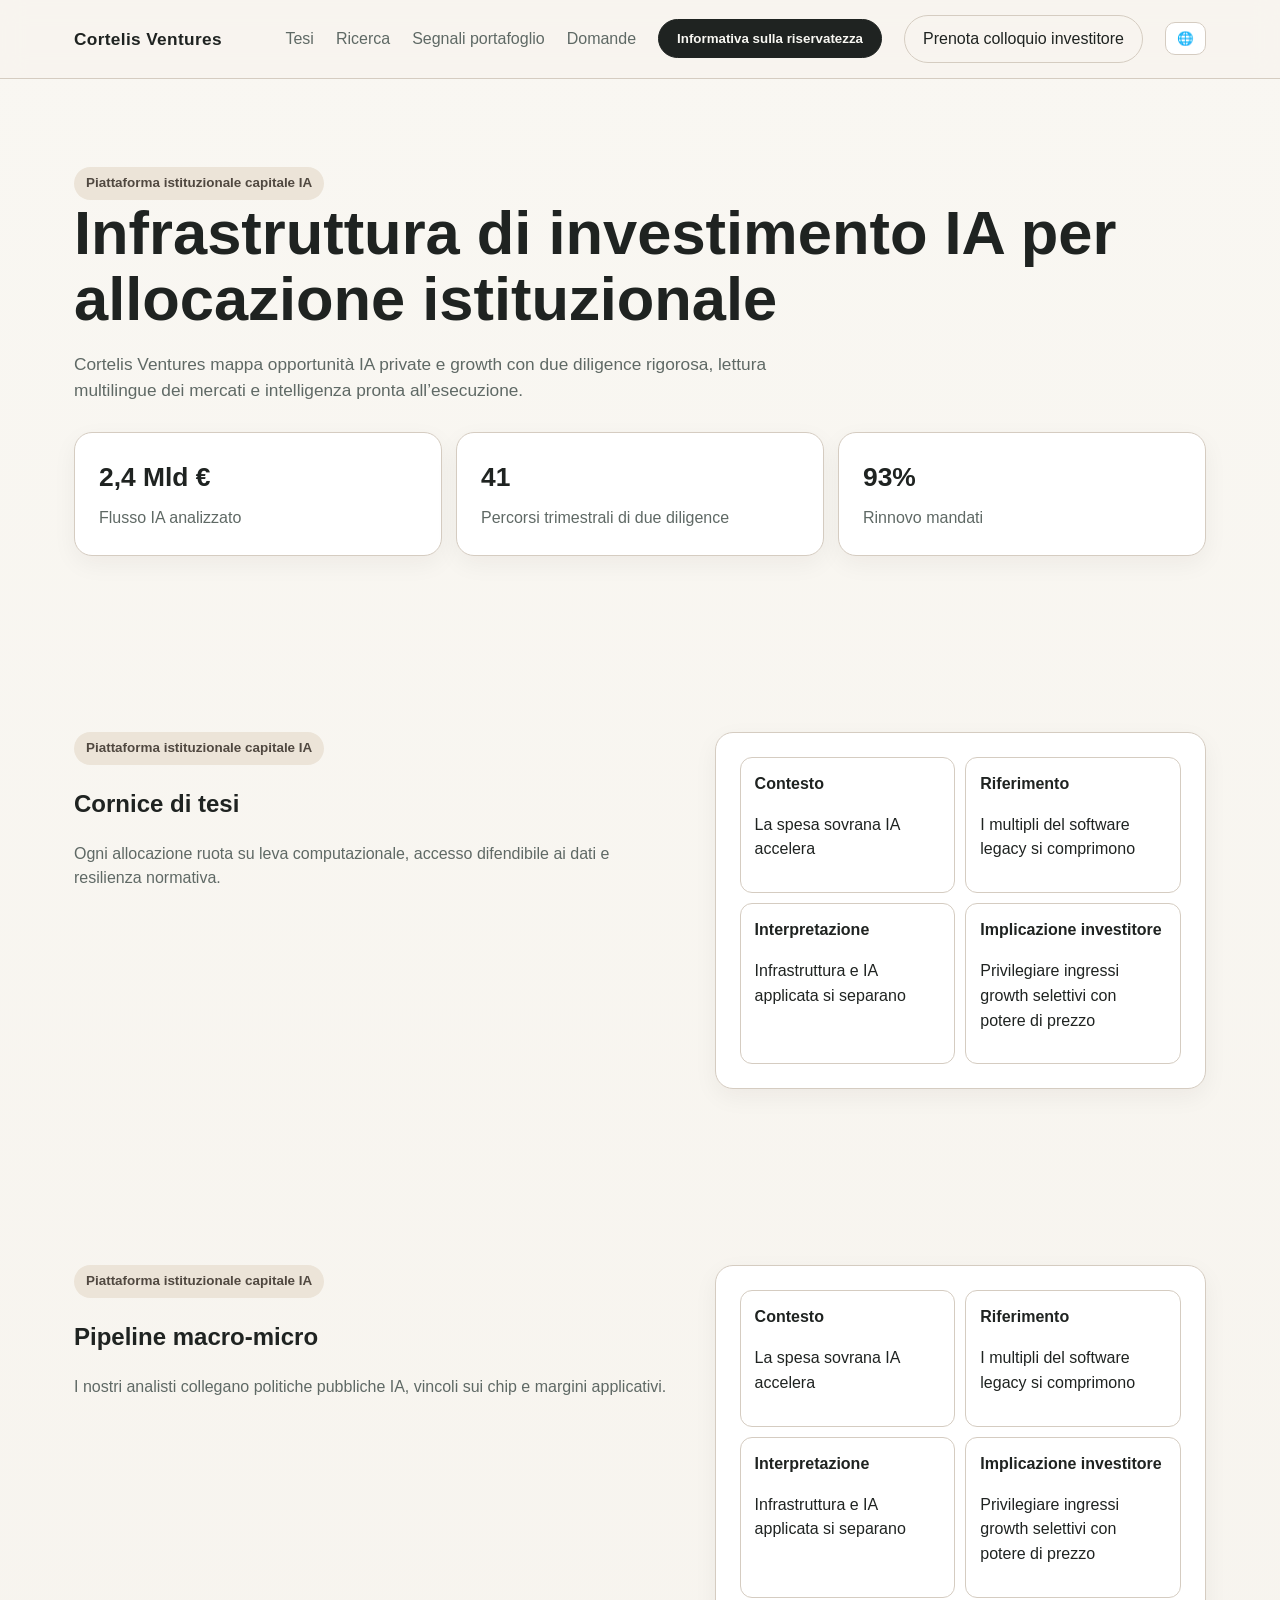
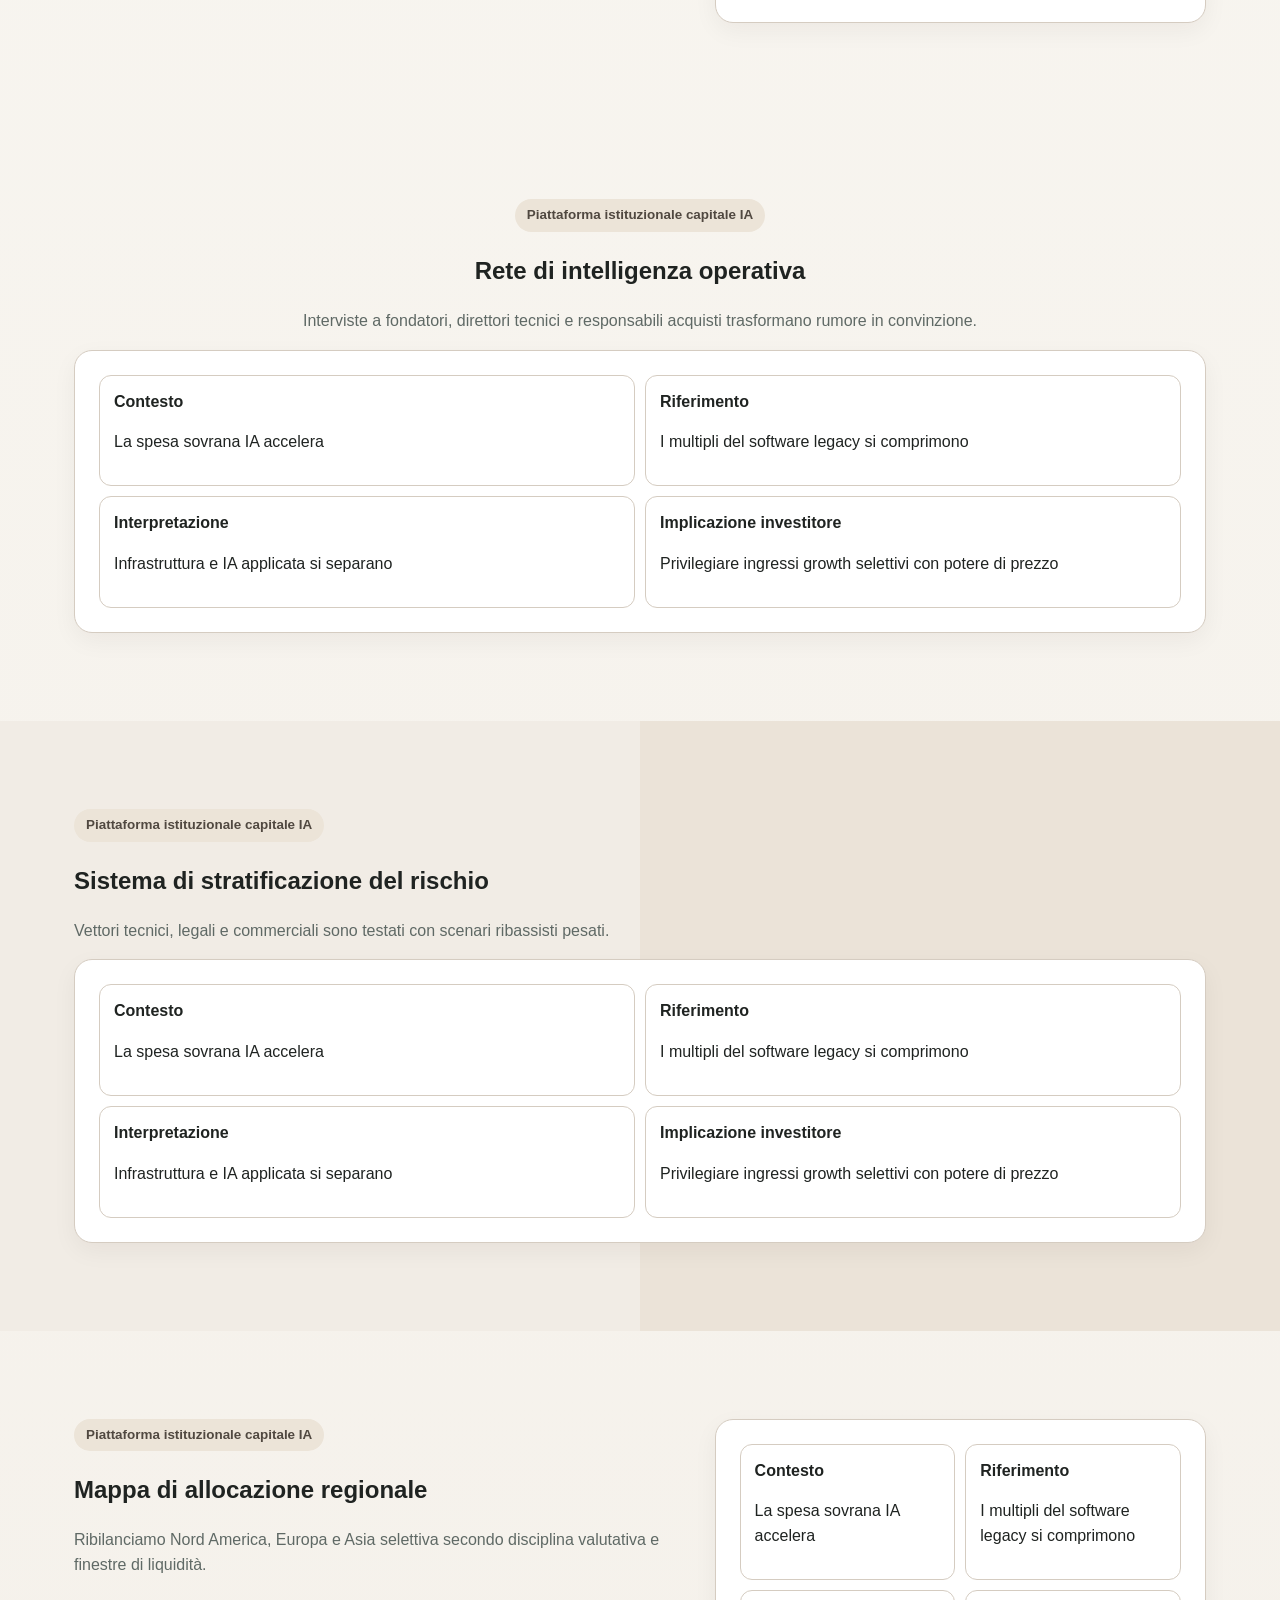
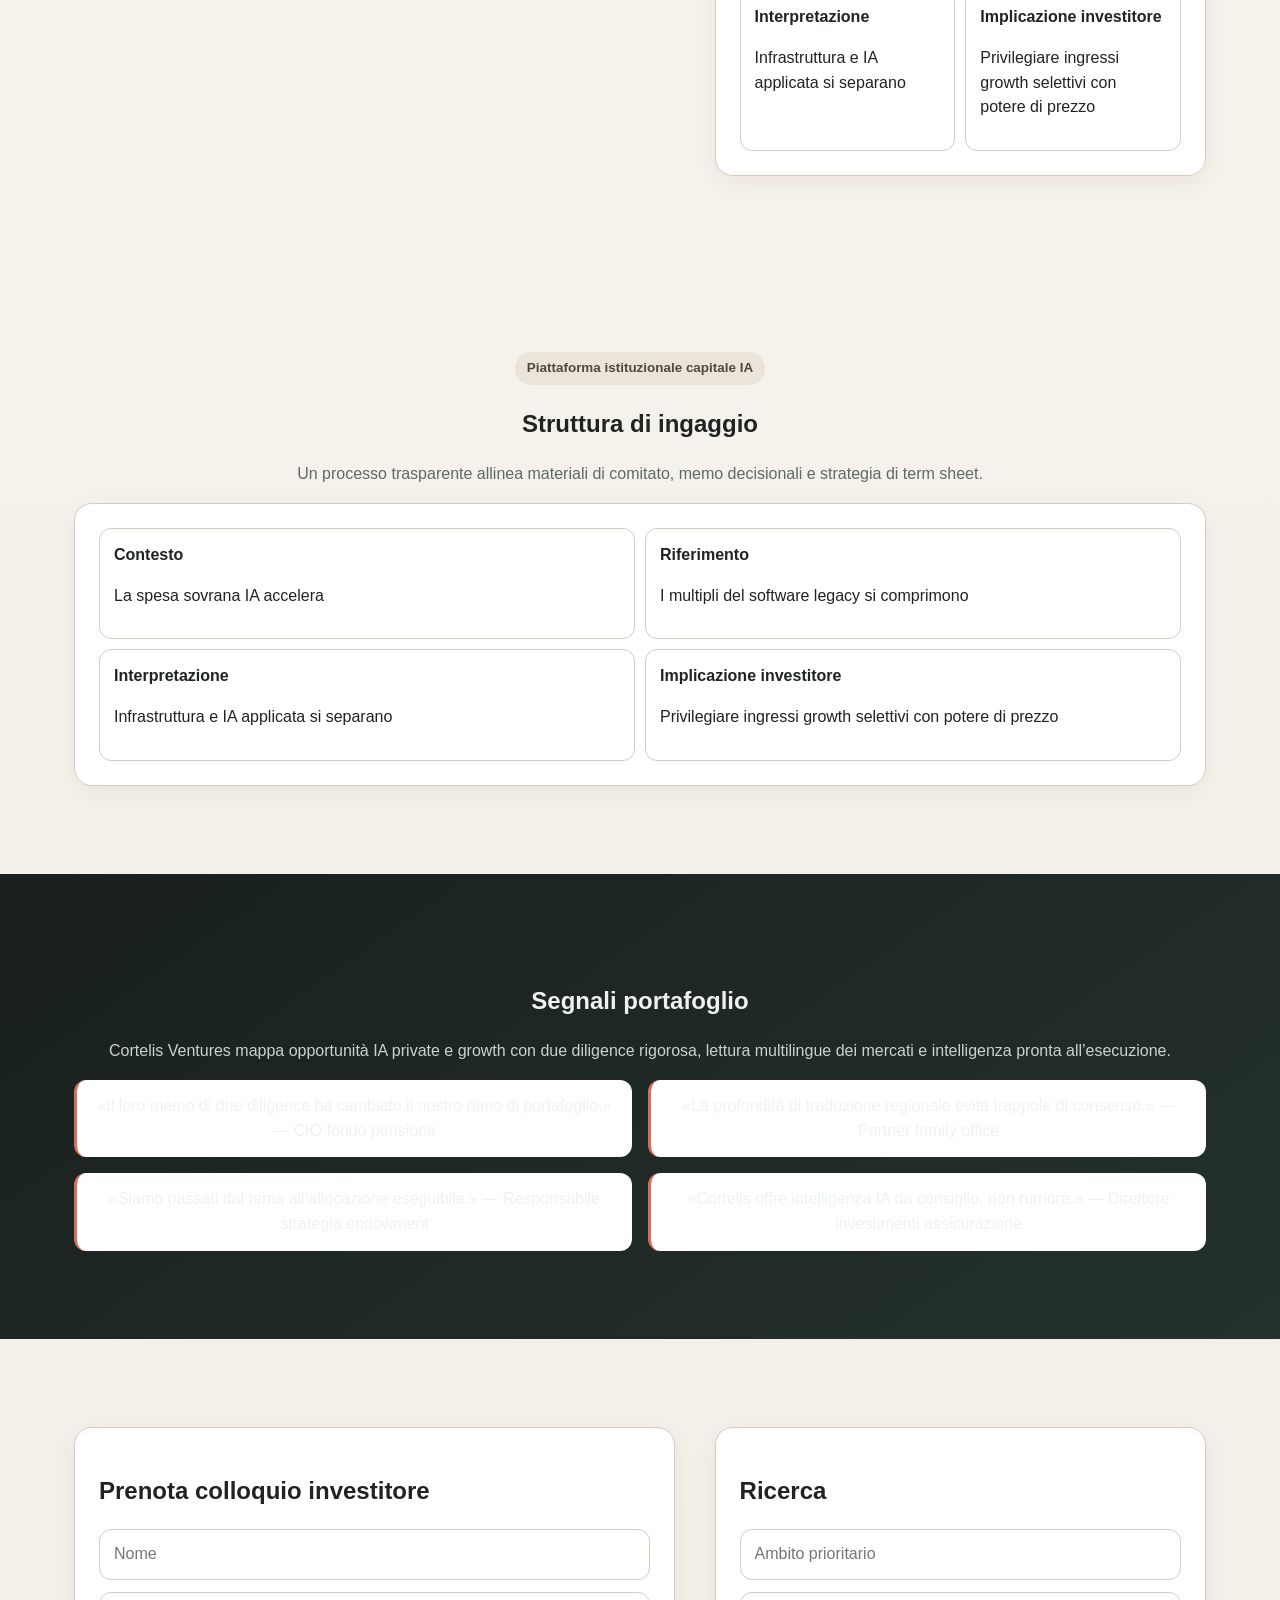
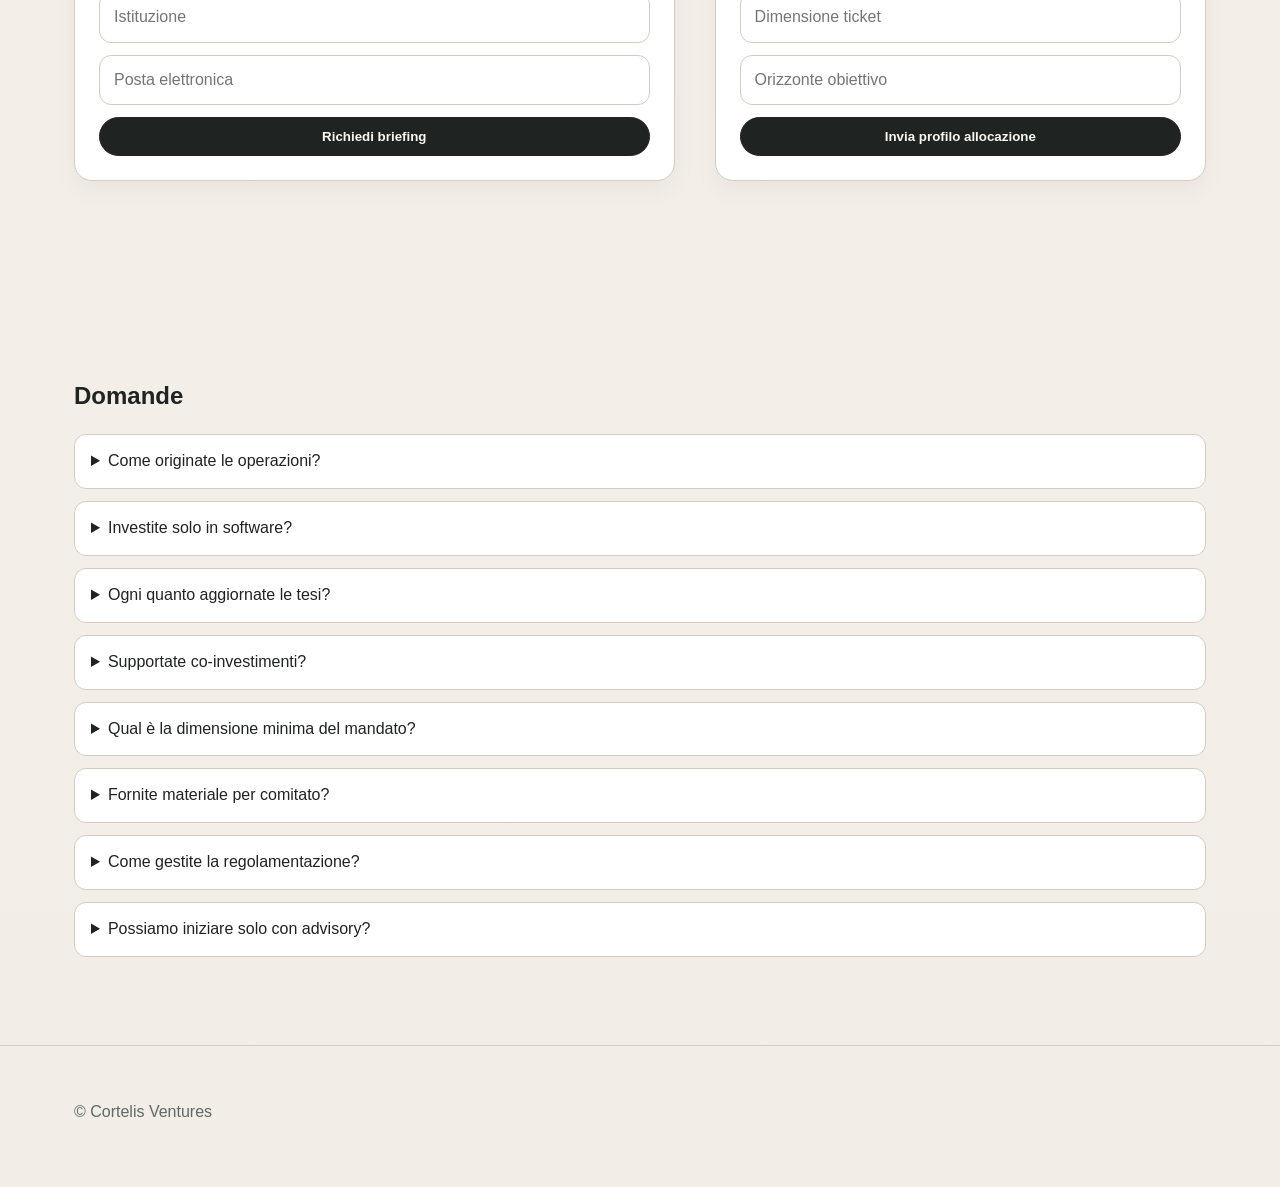
<file: it/index.html>
<!doctype html>
<html lang="it">
<head>
<meta charset="utf-8">
<meta name="viewport" content="width=device-width, initial-scale=1">
<title>Cortelis Ventures | Intelligenza istituzionale per investimenti IA</title>
<meta name="description" content="Cortelis Ventures è una piattaforma istituzionale di investimenti IA con analisi multilingue e orientamento alla conversione.">
<link rel="stylesheet" href="../assets/style.css">
<script defer src="../assets/app.js"></script>
<script type="application/ld+json">{"@context":"https://schema.org","@type":"Organization","name":"Cortelis Ventures","description":"Cortelis Ventures è una piattaforma istituzionale di investimenti IA con analisi multilingue e orientamento alla conversione.","url":"https://cortelis.ventures"}</script>
</head>
<body>
<header><div class="wrap nav" data-nav><div class="logo">Cortelis Ventures</div><button class="icon-btn burger" data-burger aria-expanded="false" aria-controls="menu">☰</button><nav class="menu" id="menu" data-menu><a href="#s1">Tesi</a><a href="#s2">Ricerca</a><a href="#s3">Segnali portafoglio</a><a href="#s4">Domande</a><button class="btn" data-open-modal>Informativa sulla riservatezza</button><a class="btn alt" href="#forms">Prenota colloquio investitore</a><div class="lang-wrap"><button class="icon-btn lang-toggle" data-lang-toggle aria-expanded="false">🌐</button><div class="lang-menu" data-lang-menu><a href="../index.html">English</a>
<a href="../de/index.html">Deutsch</a>
<a href="../fr/index.html">Français</a>
<a href="../es/index.html">Español</a>
<a href="../it/index.html">Italiano</a>
<a href="../tr/index.html">Türkçe</a>
<a href="../pt/index.html">Português</a>
<a href="../jp/index.html">日本語</a>
<a href="../sk/index.html">Slovenčina</a>
<a href="../be/index.html">Nederlands</a></div></div></nav></div></header>
<main>
<section class="hero"><div class="wrap"><span class="badge">Piattaforma istituzionale capitale IA</span><h1>Infrastruttura di investimento IA per allocazione istituzionale</h1><p>Cortelis Ventures mappa opportunità IA private e growth con due diligence rigorosa, lettura multilingue dei mercati e intelligenza pronta all’esecuzione.</p><div class="kpi"><div class="card"><strong>2,4 Mld €</strong><span class="muted">Flusso IA analizzato</span></div><div class="card"><strong>41</strong><span class="muted">Percorsi trimestrali di due diligence</span></div><div class="card"><strong>93%</strong><span class="muted">Rinnovo mandati</span></div></div></div></section>
<section id="s1" class=""><div class="wrap grid-2"><div><span class="badge">Piattaforma istituzionale capitale IA</span><h2>Cornice di tesi</h2><p class="muted">Ogni allocazione ruota su leva computazionale, accesso difendibile ai dati e resilienza normativa.</p></div><div class="card"><div class="visual"><div class="cell"><strong>Contesto</strong><p>La spesa sovrana IA accelera</p></div><div class="cell"><strong>Riferimento</strong><p>I multipli del software legacy si comprimono</p></div><div class="cell"><strong>Interpretazione</strong><p>Infrastruttura e IA applicata si separano</p></div><div class="cell"><strong>Implicazione investitore</strong><p>Privilegiare ingressi growth selettivi con potere di prezzo</p></div></div></div></div></section><section id="s2" class=""><div class="wrap grid-2"><div><span class="badge">Piattaforma istituzionale capitale IA</span><h2>Pipeline macro-micro</h2><p class="muted">I nostri analisti collegano politiche pubbliche IA, vincoli sui chip e margini applicativi.</p></div><div class="card"><div class="visual"><div class="cell"><strong>Contesto</strong><p>La spesa sovrana IA accelera</p></div><div class="cell"><strong>Riferimento</strong><p>I multipli del software legacy si comprimono</p></div><div class="cell"><strong>Interpretazione</strong><p>Infrastruttura e IA applicata si separano</p></div><div class="cell"><strong>Implicazione investitore</strong><p>Privilegiare ingressi growth selettivi con potere di prezzo</p></div></div></div></div></section><section id="s3" class=""><div class="wrap center"><div><span class="badge">Piattaforma istituzionale capitale IA</span><h2>Rete di intelligenza operativa</h2><p class="muted">Interviste a fondatori, direttori tecnici e responsabili acquisti trasformano rumore in convinzione.</p></div><div class="card"><div class="visual"><div class="cell"><strong>Contesto</strong><p>La spesa sovrana IA accelera</p></div><div class="cell"><strong>Riferimento</strong><p>I multipli del software legacy si comprimono</p></div><div class="cell"><strong>Interpretazione</strong><p>Infrastruttura e IA applicata si separano</p></div><div class="cell"><strong>Implicazione investitore</strong><p>Privilegiare ingressi growth selettivi con potere di prezzo</p></div></div></div></div></section><section id="s4" class="split"><div class="wrap split"><div><span class="badge">Piattaforma istituzionale capitale IA</span><h2>Sistema di stratificazione del rischio</h2><p class="muted">Vettori tecnici, legali e commerciali sono testati con scenari ribassisti pesati.</p></div><div class="card"><div class="visual"><div class="cell"><strong>Contesto</strong><p>La spesa sovrana IA accelera</p></div><div class="cell"><strong>Riferimento</strong><p>I multipli del software legacy si comprimono</p></div><div class="cell"><strong>Interpretazione</strong><p>Infrastruttura e IA applicata si separano</p></div><div class="cell"><strong>Implicazione investitore</strong><p>Privilegiare ingressi growth selettivi con potere di prezzo</p></div></div></div></div></section><section id="s5" class=""><div class="wrap grid-2"><div><span class="badge">Piattaforma istituzionale capitale IA</span><h2>Mappa di allocazione regionale</h2><p class="muted">Ribilanciamo Nord America, Europa e Asia selettiva secondo disciplina valutativa e finestre di liquidità.</p></div><div class="card"><div class="visual"><div class="cell"><strong>Contesto</strong><p>La spesa sovrana IA accelera</p></div><div class="cell"><strong>Riferimento</strong><p>I multipli del software legacy si comprimono</p></div><div class="cell"><strong>Interpretazione</strong><p>Infrastruttura e IA applicata si separano</p></div><div class="cell"><strong>Implicazione investitore</strong><p>Privilegiare ingressi growth selettivi con potere di prezzo</p></div></div></div></div></section><section id="s6" class=""><div class="wrap center"><div><span class="badge">Piattaforma istituzionale capitale IA</span><h2>Struttura di ingaggio</h2><p class="muted">Un processo trasparente allinea materiali di comitato, memo decisionali e strategia di term sheet.</p></div><div class="card"><div class="visual"><div class="cell"><strong>Contesto</strong><p>La spesa sovrana IA accelera</p></div><div class="cell"><strong>Riferimento</strong><p>I multipli del software legacy si comprimono</p></div><div class="cell"><strong>Interpretazione</strong><p>Infrastruttura e IA applicata si separano</p></div><div class="cell"><strong>Implicazione investitore</strong><p>Privilegiare ingressi growth selettivi con potere di prezzo</p></div></div></div></div></section>
<section class="dark"><div class="wrap center"><h2>Segnali portafoglio</h2><p class="muted">Cortelis Ventures mappa opportunità IA private e growth con due diligence rigorosa, lettura multilingue dei mercati e intelligenza pronta all’esecuzione.</p><div class="reviews"><article class="review">«Il loro memo di due diligence ha cambiato il nostro ritmo di portafoglio.» — CIO fondo pensione</article><article class="review">«La profondità di traduzione regionale evita trappole di consenso.» — Partner family office</article><article class="review">«Siamo passati dal tema all’allocazione eseguibile.» — Responsabile strategia endowment</article><article class="review">«Cortelis offre intelligenza IA da consiglio, non rumore.» — Direttore investimenti assicurazione</article></div></div></section>
<section id="forms"><div class="wrap grid-2"><div class="card"><h2>Prenota colloquio investitore</h2><form><input aria-label="Nome" placeholder="Nome"><input aria-label="Istituzione" placeholder="Istituzione"><input aria-label="Posta elettronica" placeholder="Posta elettronica"><button class="btn" type="submit">Richiedi briefing</button></form></div><div class="card"><h2>Ricerca</h2><form><input aria-label="Ambito prioritario" placeholder="Ambito prioritario"><input aria-label="Dimensione ticket" placeholder="Dimensione ticket"><input aria-label="Orizzonte obiettivo" placeholder="Orizzonte obiettivo"><button class="btn" type="submit">Invia profilo allocazione</button></form></div></div></section>
<section><div class="wrap"><h2>Domande</h2><div class="faq"><details><summary>Come originate le operazioni?</summary><p class="muted">Uniamo referenze operative, scanning tematico e rapporti bilaterali con gestori.</p></details><details><summary>Investite solo in software?</summary><p class="muted">No. Valutiamo chip, infrastruttura, strumenti e applicazioni verticali.</p></details><details><summary>Ogni quanto aggiornate le tesi?</summary><p class="muted">Le cornici principali vengono aggiornate trimestralmente con note di rischio continue.</p></details><details><summary>Supportate co-investimenti?</summary><p class="muted">Sì, in base a tempistiche, giurisdizione e coerenza di governance.</p></details><details><summary>Qual è la dimensione minima del mandato?</summary><p class="muted">I programmi partono di norma da 25 M€ di allocazione strategica.</p></details><details><summary>Fornite materiale per comitato?</summary><p class="muted">Sì, inclusi memo decisionali e pacchetti di scenario ribassista.</p></details><details><summary>Come gestite la regolamentazione?</summary><p class="muted">Monitoriamo i cambi normativi per area e settore prima dell’esecuzione.</p></details><details><summary>Possiamo iniziare solo con advisory?</summary><p class="muted">Sì, è disponibile un percorso advisory prima dell’impiego del capitale.</p></details></div></div></section>
</main>
<footer><div class="wrap"><p class="muted">© Cortelis Ventures</p></div></footer>
<div class="modal" data-modal aria-hidden="true"><div class="modal-panel" role="dialog" aria-modal="true" aria-label="Informativa sulla riservatezza"><div class="modal-head"><h3>Informativa sulla riservatezza</h3><button class="icon-btn" data-close-modal>✕</button></div><p>Cortelis Ventures tratta i dati di contatto per comunicazione con investitori, coordinamento della due diligence e registrazione normativa. È possibile richiedere rettifica o cancellazione in qualsiasi momento, nel rispetto degli obblighi legali di conservazione.</p><button class="btn" data-close-modal>Chiudi</button></div></div>
</body></html>
</file>
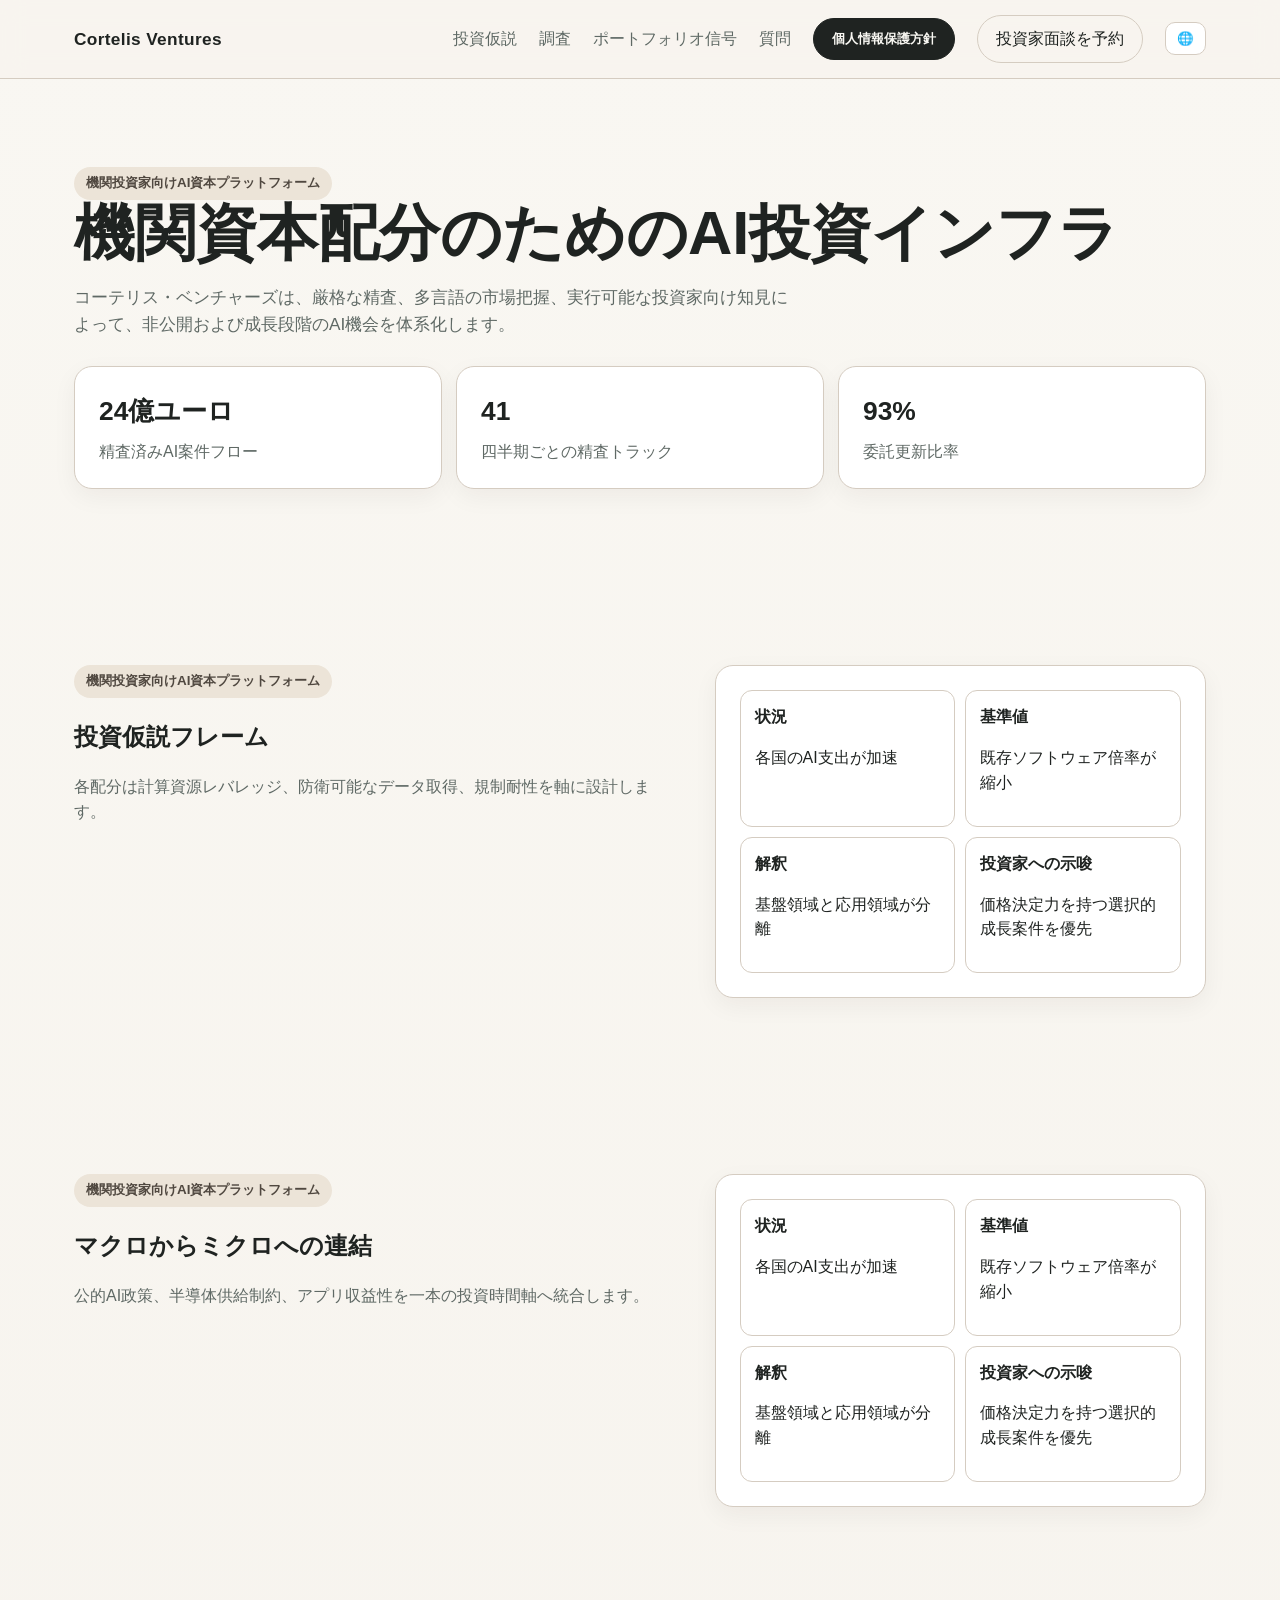
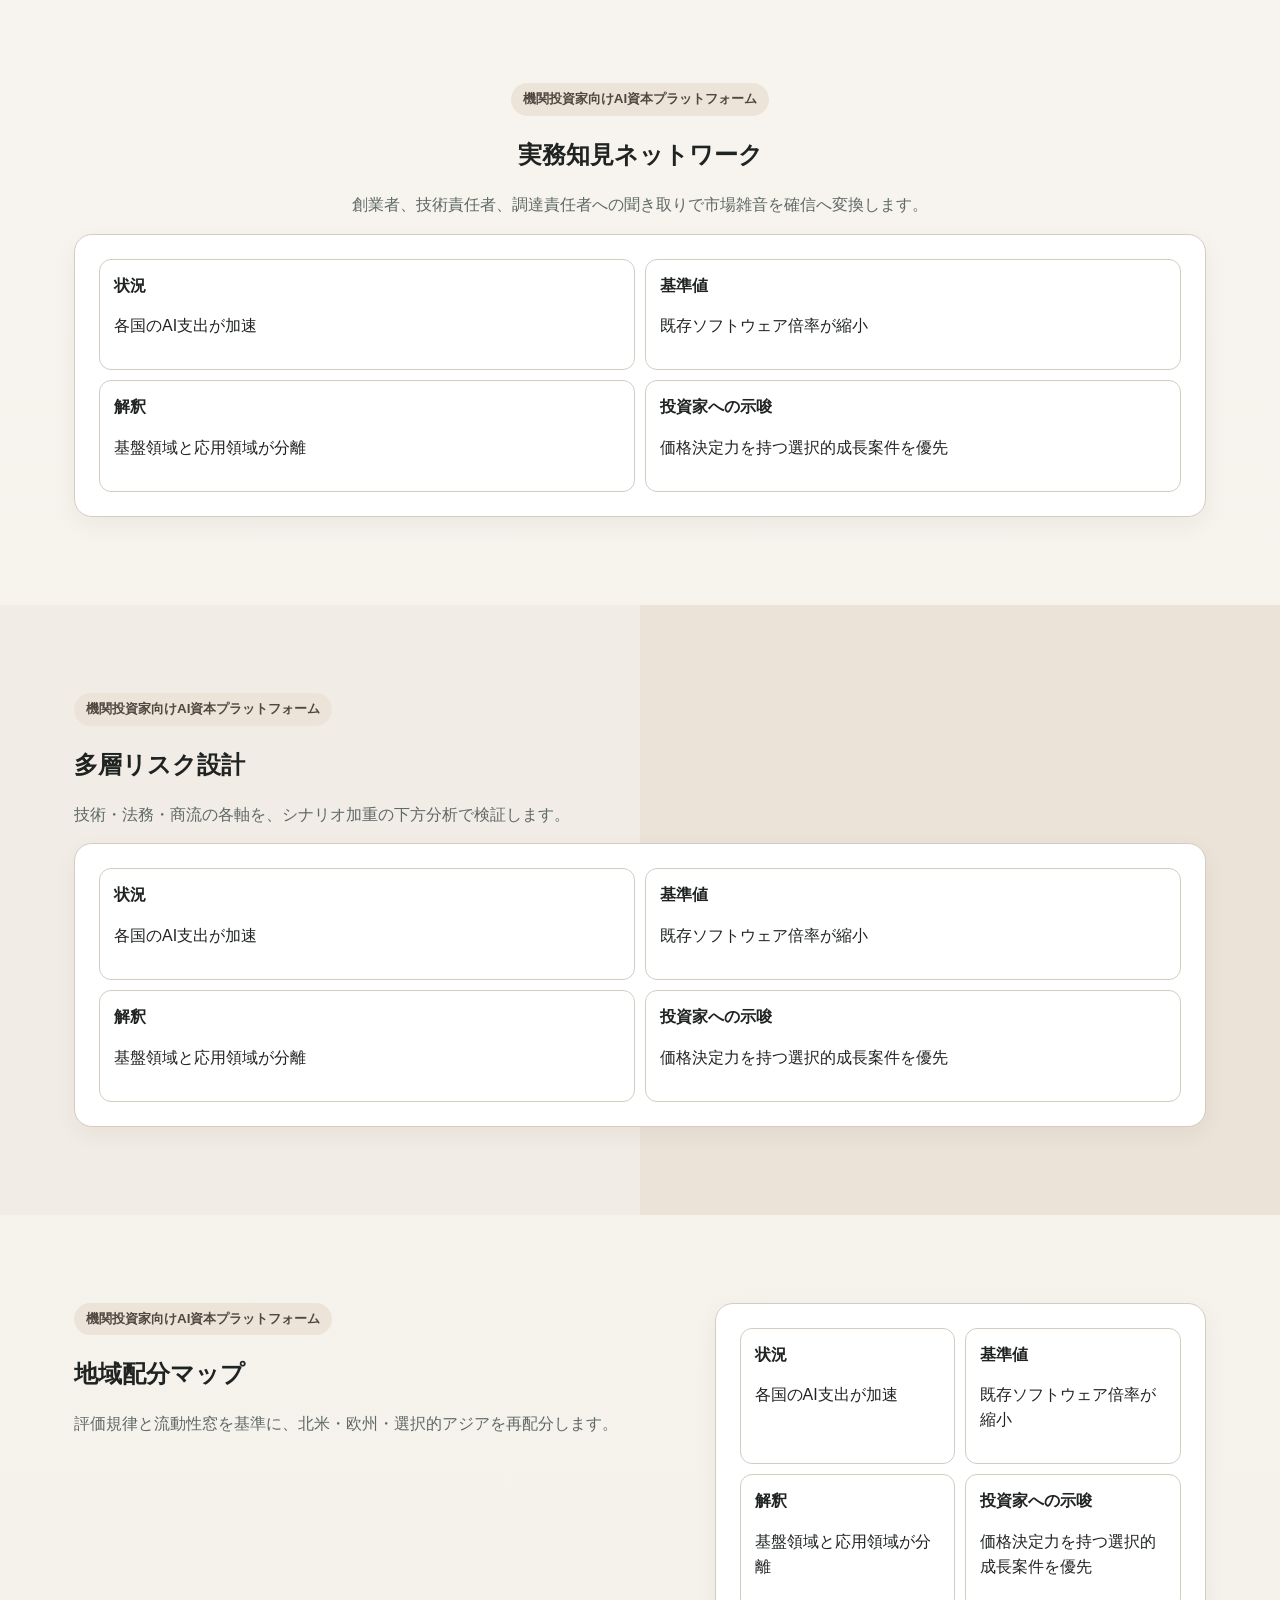
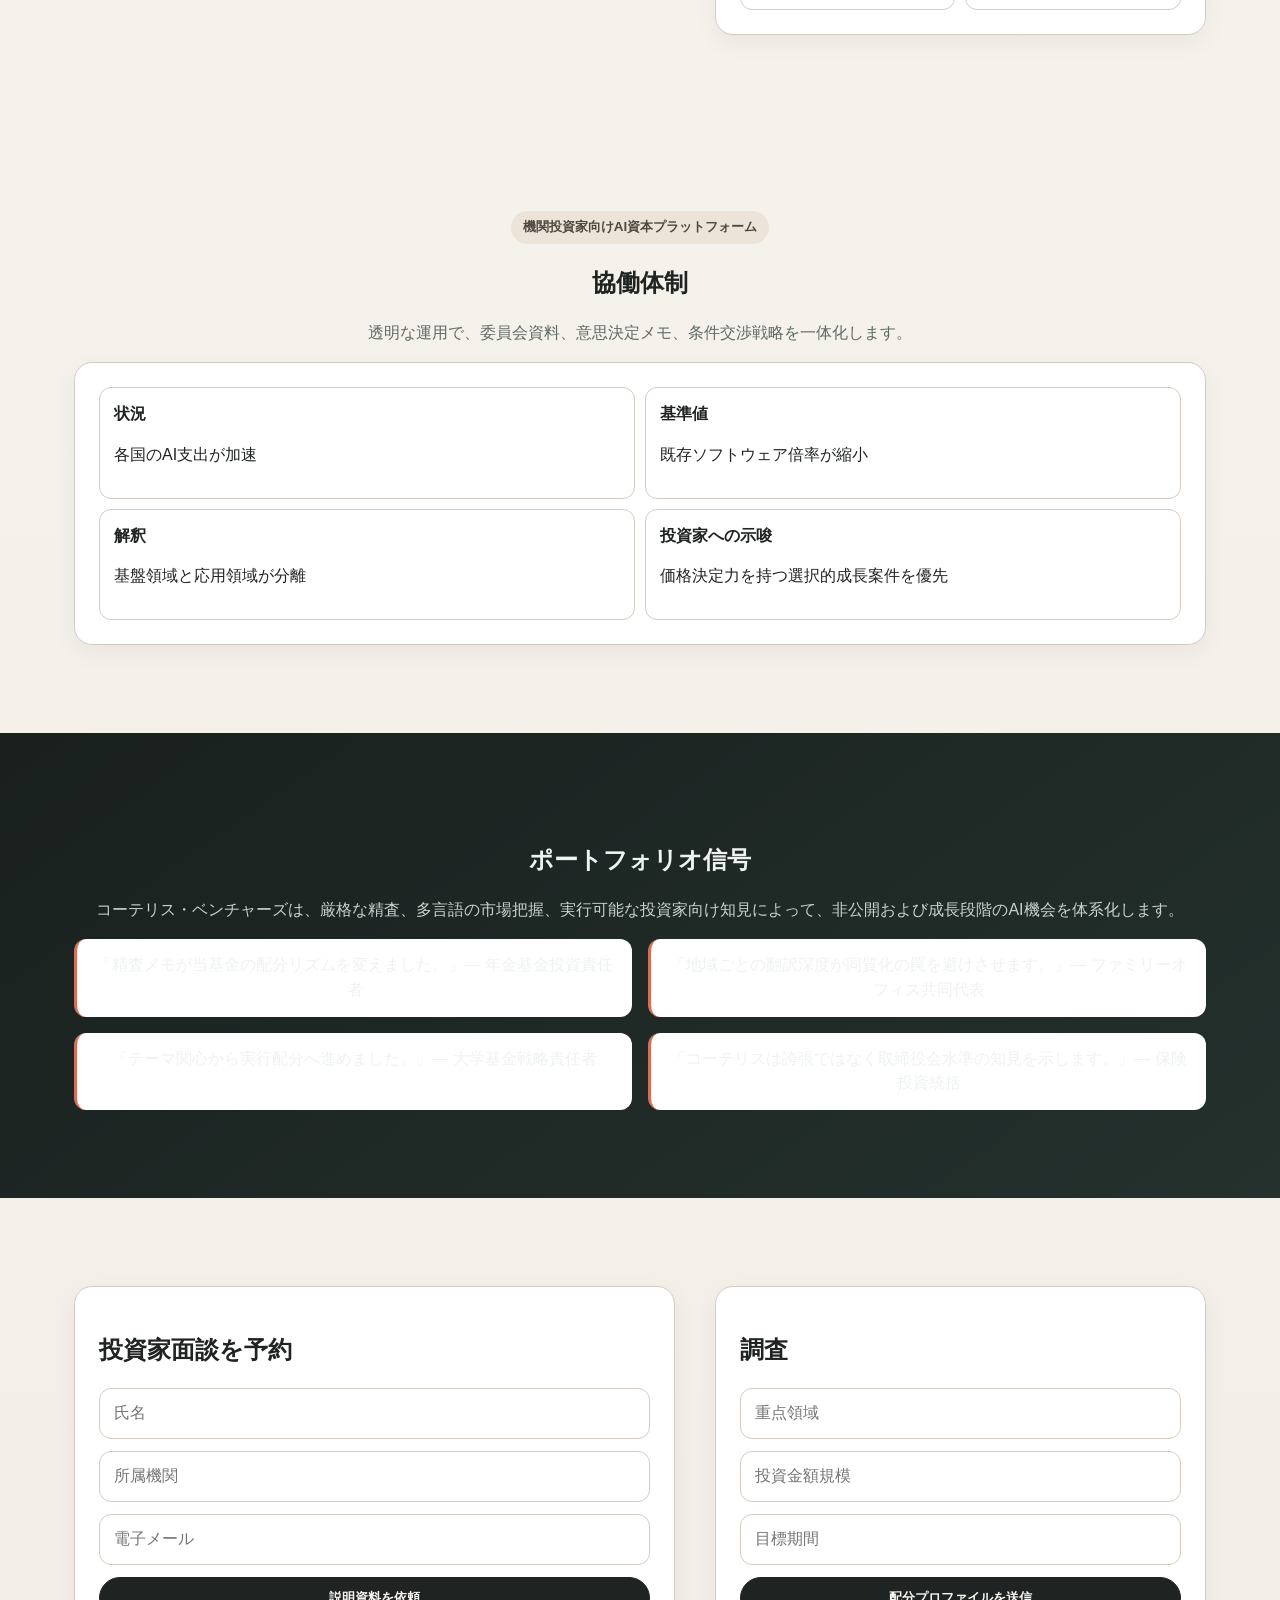
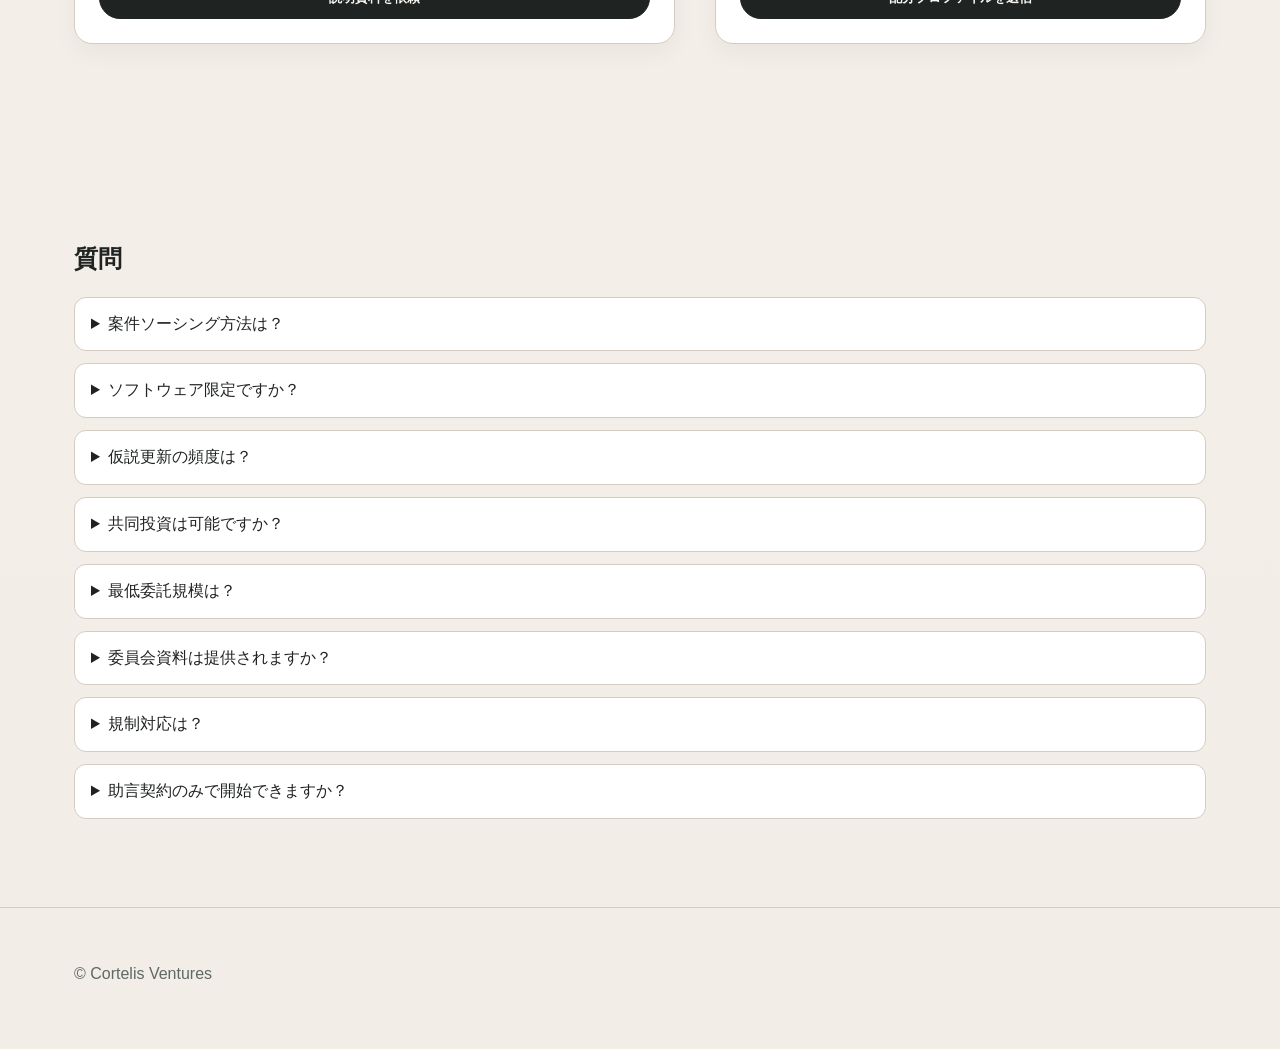
<file: jp/index.html>
<!doctype html>
<html lang="ja">
<head>
<meta charset="utf-8">
<meta name="viewport" content="width=device-width, initial-scale=1">
<title>コーテリス・ベンチャーズ | 機関投資家向けAI投資インテリジェンス</title>
<meta name="description" content="コーテリス・ベンチャーズは、多言語市場分析と高転換導線を備えた機関投資家向けAI投資基盤です。">
<link rel="stylesheet" href="../assets/style.css">
<script defer src="../assets/app.js"></script>
<script type="application/ld+json">{"@context":"https://schema.org","@type":"Organization","name":"Cortelis Ventures","description":"コーテリス・ベンチャーズは、多言語市場分析と高転換導線を備えた機関投資家向けAI投資基盤です。","url":"https://cortelis.ventures"}</script>
</head>
<body>
<header><div class="wrap nav" data-nav><div class="logo">Cortelis Ventures</div><button class="icon-btn burger" data-burger aria-expanded="false" aria-controls="menu">☰</button><nav class="menu" id="menu" data-menu><a href="#s1">投資仮説</a><a href="#s2">調査</a><a href="#s3">ポートフォリオ信号</a><a href="#s4">質問</a><button class="btn" data-open-modal>個人情報保護方針</button><a class="btn alt" href="#forms">投資家面談を予約</a><div class="lang-wrap"><button class="icon-btn lang-toggle" data-lang-toggle aria-expanded="false">🌐</button><div class="lang-menu" data-lang-menu><a href="../index.html">English</a>
<a href="../de/index.html">Deutsch</a>
<a href="../fr/index.html">Français</a>
<a href="../es/index.html">Español</a>
<a href="../it/index.html">Italiano</a>
<a href="../tr/index.html">Türkçe</a>
<a href="../pt/index.html">Português</a>
<a href="../jp/index.html">日本語</a>
<a href="../sk/index.html">Slovenčina</a>
<a href="../be/index.html">Nederlands</a></div></div></nav></div></header>
<main>
<section class="hero"><div class="wrap"><span class="badge">機関投資家向けAI資本プラットフォーム</span><h1>機関資本配分のためのAI投資インフラ</h1><p>コーテリス・ベンチャーズは、厳格な精査、多言語の市場把握、実行可能な投資家向け知見によって、非公開および成長段階のAI機会を体系化します。</p><div class="kpi"><div class="card"><strong>24億ユーロ</strong><span class="muted">精査済みAI案件フロー</span></div><div class="card"><strong>41</strong><span class="muted">四半期ごとの精査トラック</span></div><div class="card"><strong>93%</strong><span class="muted">委託更新比率</span></div></div></div></section>
<section id="s1" class=""><div class="wrap grid-2"><div><span class="badge">機関投資家向けAI資本プラットフォーム</span><h2>投資仮説フレーム</h2><p class="muted">各配分は計算資源レバレッジ、防衛可能なデータ取得、規制耐性を軸に設計します。</p></div><div class="card"><div class="visual"><div class="cell"><strong>状況</strong><p>各国のAI支出が加速</p></div><div class="cell"><strong>基準値</strong><p>既存ソフトウェア倍率が縮小</p></div><div class="cell"><strong>解釈</strong><p>基盤領域と応用領域が分離</p></div><div class="cell"><strong>投資家への示唆</strong><p>価格決定力を持つ選択的成長案件を優先</p></div></div></div></div></section><section id="s2" class=""><div class="wrap grid-2"><div><span class="badge">機関投資家向けAI資本プラットフォーム</span><h2>マクロからミクロへの連結</h2><p class="muted">公的AI政策、半導体供給制約、アプリ収益性を一本の投資時間軸へ統合します。</p></div><div class="card"><div class="visual"><div class="cell"><strong>状況</strong><p>各国のAI支出が加速</p></div><div class="cell"><strong>基準値</strong><p>既存ソフトウェア倍率が縮小</p></div><div class="cell"><strong>解釈</strong><p>基盤領域と応用領域が分離</p></div><div class="cell"><strong>投資家への示唆</strong><p>価格決定力を持つ選択的成長案件を優先</p></div></div></div></div></section><section id="s3" class=""><div class="wrap center"><div><span class="badge">機関投資家向けAI資本プラットフォーム</span><h2>実務知見ネットワーク</h2><p class="muted">創業者、技術責任者、調達責任者への聞き取りで市場雑音を確信へ変換します。</p></div><div class="card"><div class="visual"><div class="cell"><strong>状況</strong><p>各国のAI支出が加速</p></div><div class="cell"><strong>基準値</strong><p>既存ソフトウェア倍率が縮小</p></div><div class="cell"><strong>解釈</strong><p>基盤領域と応用領域が分離</p></div><div class="cell"><strong>投資家への示唆</strong><p>価格決定力を持つ選択的成長案件を優先</p></div></div></div></div></section><section id="s4" class="split"><div class="wrap split"><div><span class="badge">機関投資家向けAI資本プラットフォーム</span><h2>多層リスク設計</h2><p class="muted">技術・法務・商流の各軸を、シナリオ加重の下方分析で検証します。</p></div><div class="card"><div class="visual"><div class="cell"><strong>状況</strong><p>各国のAI支出が加速</p></div><div class="cell"><strong>基準値</strong><p>既存ソフトウェア倍率が縮小</p></div><div class="cell"><strong>解釈</strong><p>基盤領域と応用領域が分離</p></div><div class="cell"><strong>投資家への示唆</strong><p>価格決定力を持つ選択的成長案件を優先</p></div></div></div></div></section><section id="s5" class=""><div class="wrap grid-2"><div><span class="badge">機関投資家向けAI資本プラットフォーム</span><h2>地域配分マップ</h2><p class="muted">評価規律と流動性窓を基準に、北米・欧州・選択的アジアを再配分します。</p></div><div class="card"><div class="visual"><div class="cell"><strong>状況</strong><p>各国のAI支出が加速</p></div><div class="cell"><strong>基準値</strong><p>既存ソフトウェア倍率が縮小</p></div><div class="cell"><strong>解釈</strong><p>基盤領域と応用領域が分離</p></div><div class="cell"><strong>投資家への示唆</strong><p>価格決定力を持つ選択的成長案件を優先</p></div></div></div></div></section><section id="s6" class=""><div class="wrap center"><div><span class="badge">機関投資家向けAI資本プラットフォーム</span><h2>協働体制</h2><p class="muted">透明な運用で、委員会資料、意思決定メモ、条件交渉戦略を一体化します。</p></div><div class="card"><div class="visual"><div class="cell"><strong>状況</strong><p>各国のAI支出が加速</p></div><div class="cell"><strong>基準値</strong><p>既存ソフトウェア倍率が縮小</p></div><div class="cell"><strong>解釈</strong><p>基盤領域と応用領域が分離</p></div><div class="cell"><strong>投資家への示唆</strong><p>価格決定力を持つ選択的成長案件を優先</p></div></div></div></div></section>
<section class="dark"><div class="wrap center"><h2>ポートフォリオ信号</h2><p class="muted">コーテリス・ベンチャーズは、厳格な精査、多言語の市場把握、実行可能な投資家向け知見によって、非公開および成長段階のAI機会を体系化します。</p><div class="reviews"><article class="review">「精査メモが当基金の配分リズムを変えました。」— 年金基金投資責任者</article><article class="review">「地域ごとの翻訳深度が同質化の罠を避けさせます。」— ファミリーオフィス共同代表</article><article class="review">「テーマ関心から実行配分へ進めました。」— 大学基金戦略責任者</article><article class="review">「コーテリスは誇張ではなく取締役会水準の知見を示します。」— 保険投資統括</article></div></div></section>
<section id="forms"><div class="wrap grid-2"><div class="card"><h2>投資家面談を予約</h2><form><input aria-label="氏名" placeholder="氏名"><input aria-label="所属機関" placeholder="所属機関"><input aria-label="電子メール" placeholder="電子メール"><button class="btn" type="submit">説明資料を依頼</button></form></div><div class="card"><h2>調査</h2><form><input aria-label="重点領域" placeholder="重点領域"><input aria-label="投資金額規模" placeholder="投資金額規模"><input aria-label="目標期間" placeholder="目標期間"><button class="btn" type="submit">配分プロファイルを送信</button></form></div></div></section>
<section><div class="wrap"><h2>質問</h2><div class="faq"><details><summary>案件ソーシング方法は？</summary><p class="muted">運用者紹介、主題別探索、運用会社との相対関係を組み合わせます。</p></details><details><summary>ソフトウェア限定ですか？</summary><p class="muted">いいえ。半導体、基盤、ツール、業種特化アプリを評価します。</p></details><details><summary>仮説更新の頻度は？</summary><p class="muted">主要枠組みは四半期ごとに更新し、リスク注記は継続反映します。</p></details><details><summary>共同投資は可能ですか？</summary><p class="muted">可能です。日程、法域、統治適合を確認して判断します。</p></details><details><summary>最低委託規模は？</summary><p class="muted">通常は2,500万ユーロの戦略配分から開始します。</p></details><details><summary>委員会資料は提供されますか？</summary><p class="muted">はい。意思決定メモと下方シナリオ資料を提供します。</p></details><details><summary>規制対応は？</summary><p class="muted">実行前に地域別・業種別の適合変化を追跡します。</p></details><details><summary>助言契約のみで開始できますか？</summary><p class="muted">はい。資本投入前に助言フェーズを設定できます。</p></details></div></div></section>
</main>
<footer><div class="wrap"><p class="muted">© Cortelis Ventures</p></div></footer>
<div class="modal" data-modal aria-hidden="true"><div class="modal-panel" role="dialog" aria-modal="true" aria-label="個人情報保護方針"><div class="modal-head"><h3>個人情報保護方針</h3><button class="icon-btn" data-close-modal>✕</button></div><p>コーテリス・ベンチャーズは、投資家連絡、精査調整、規制記録管理のために連絡先情報を取り扱います。法令上の保存義務を前提として、訂正または削除の請求が可能です。</p><button class="btn" data-close-modal>閉じる</button></div></div>
</body></html>
</file>
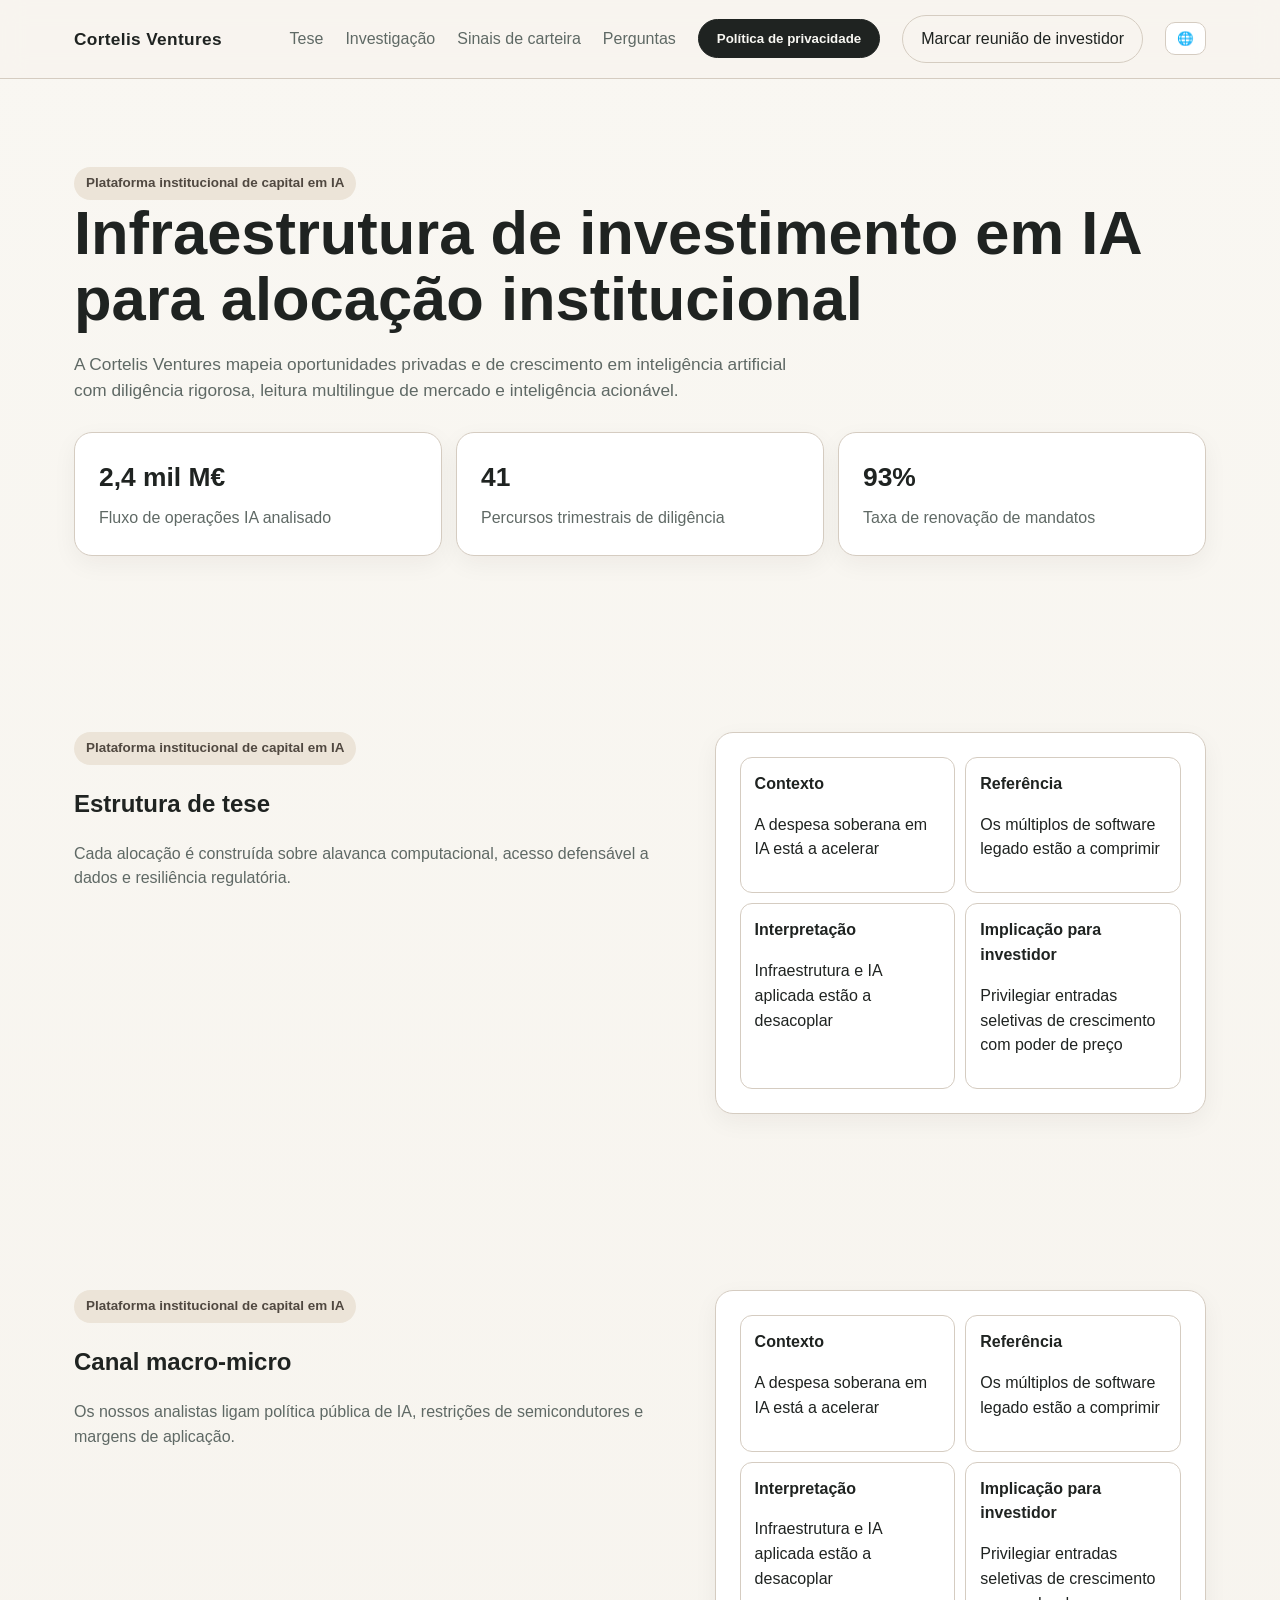
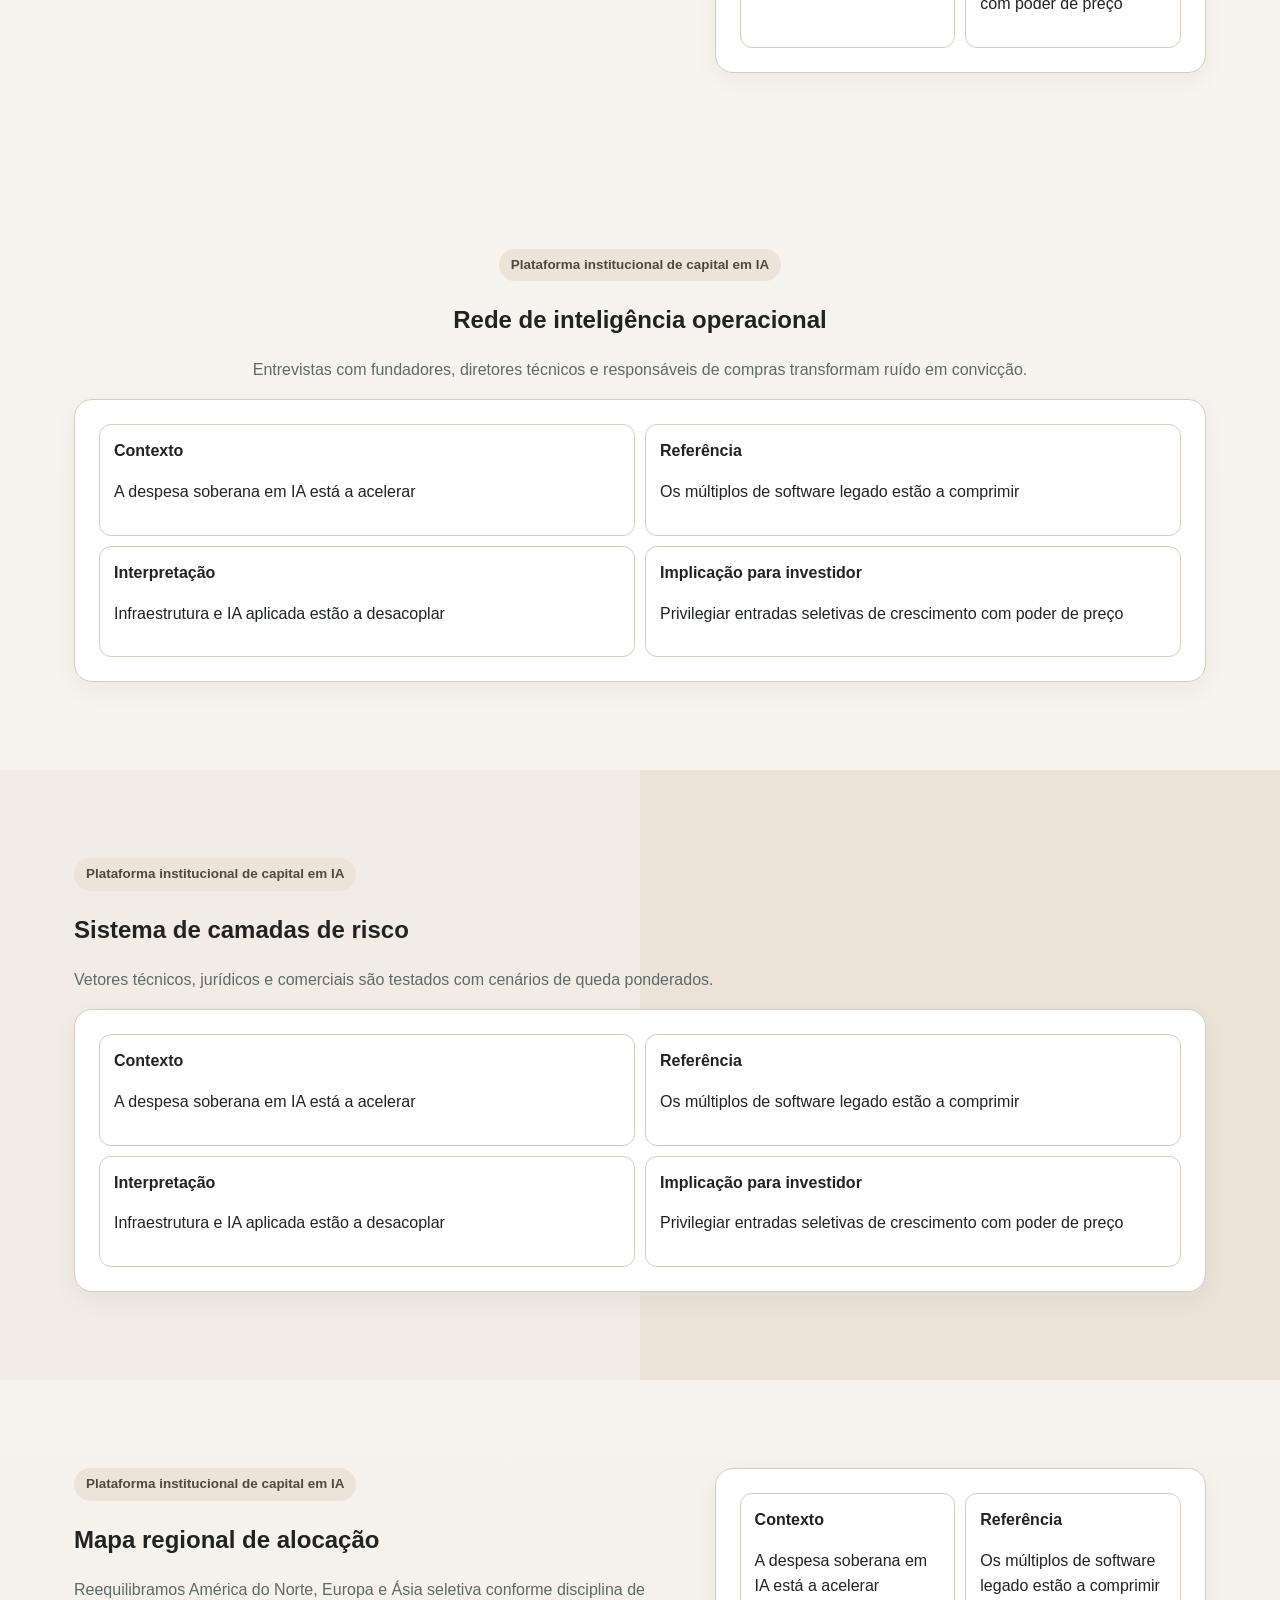
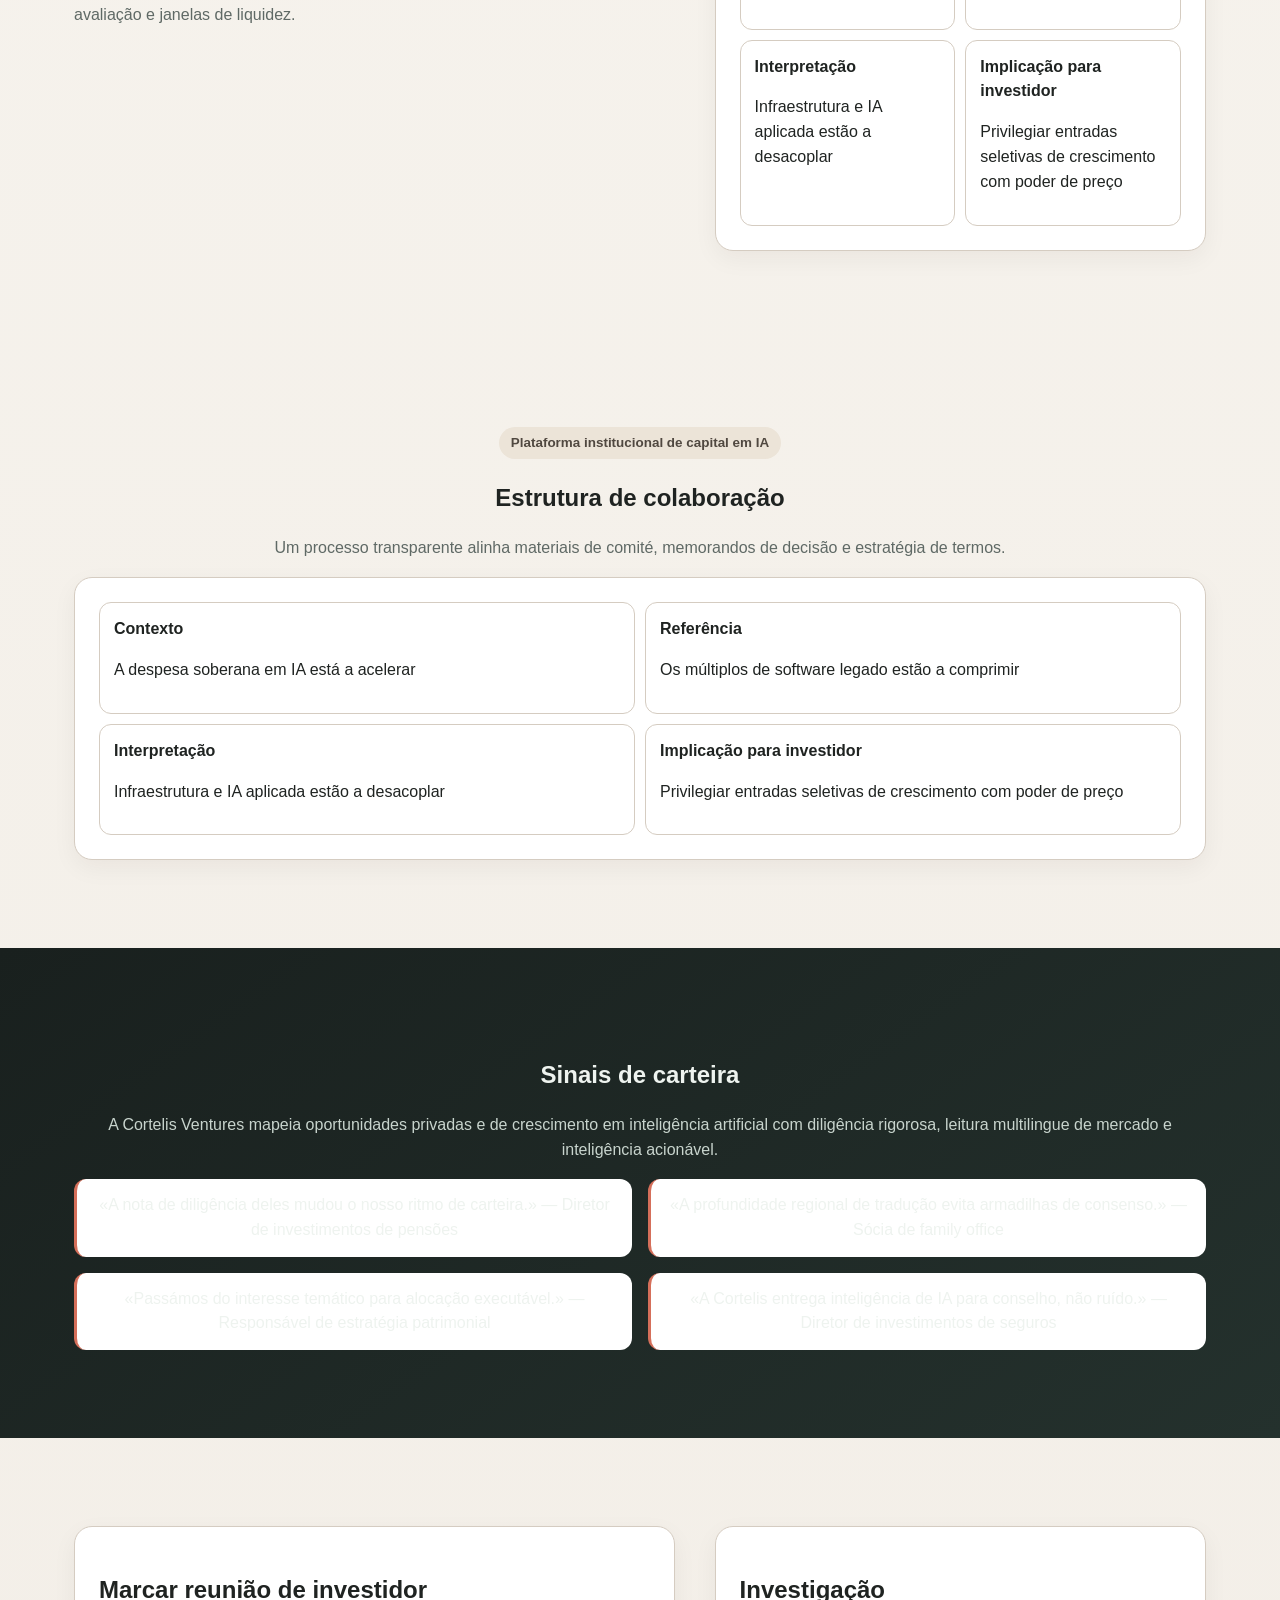
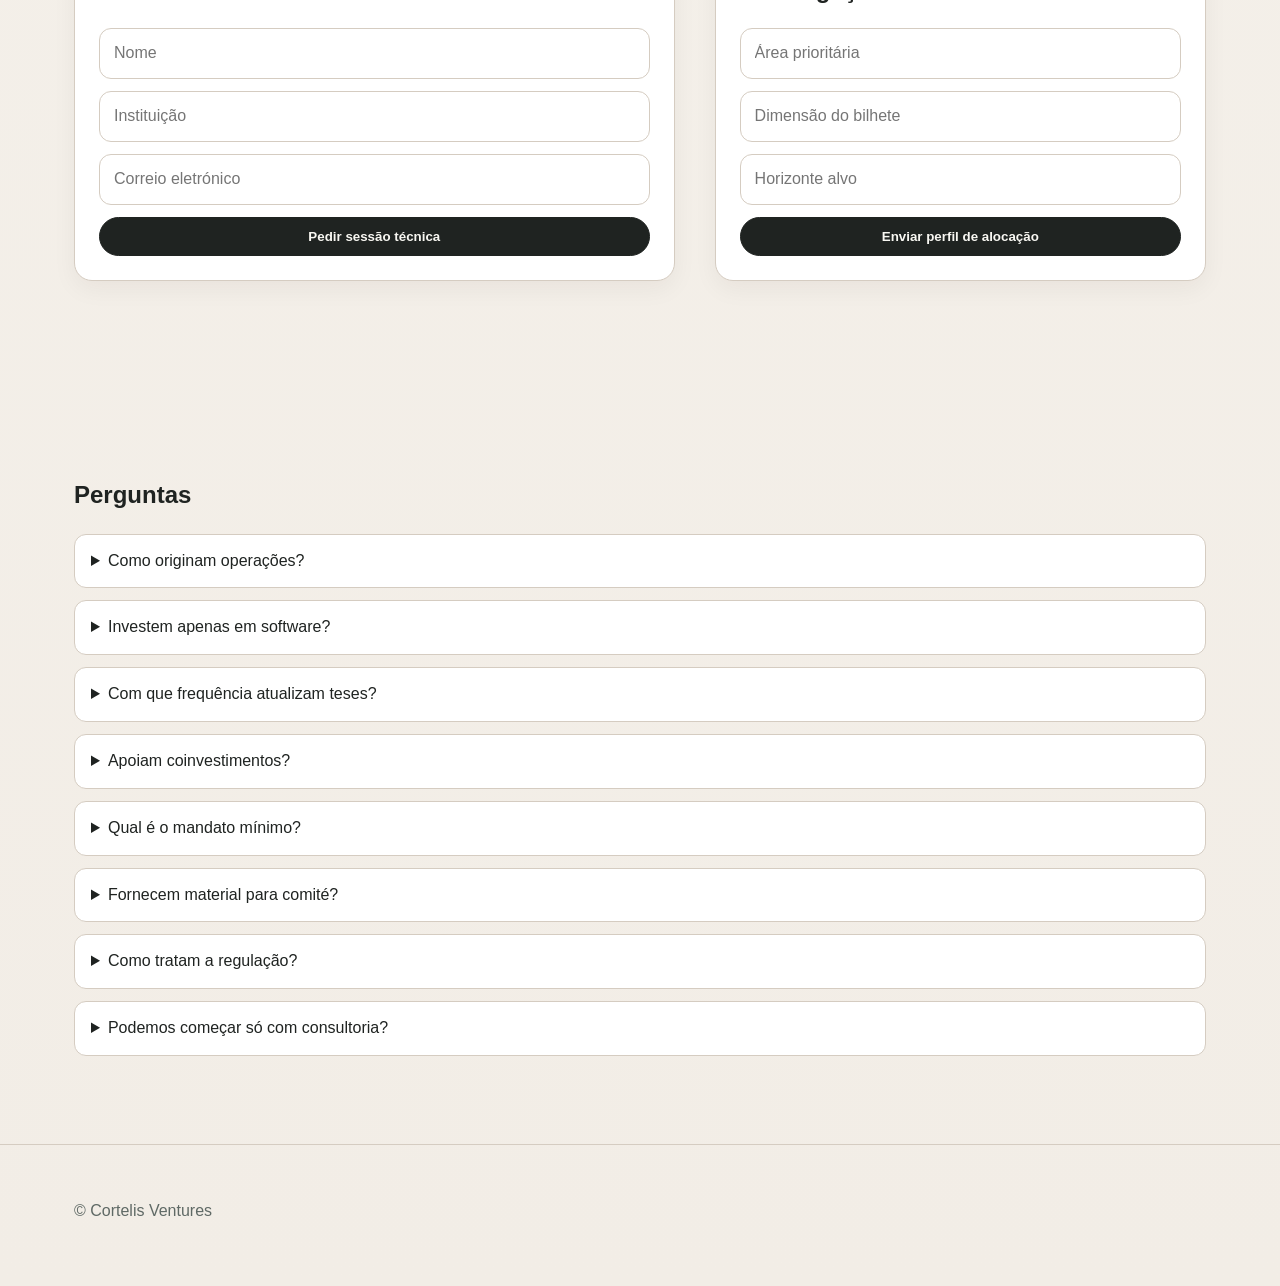
<file: pt/index.html>
<!doctype html>
<html lang="pt-PT">
<head>
<meta charset="utf-8">
<meta name="viewport" content="width=device-width, initial-scale=1">
<title>Cortelis Ventures | Inteligência institucional de investimento em IA</title>
<meta name="description" content="A Cortelis Ventures é uma plataforma institucional de investimento em IA com inteligência multilingue e foco em conversão.">
<link rel="stylesheet" href="../assets/style.css">
<script defer src="../assets/app.js"></script>
<script type="application/ld+json">{"@context":"https://schema.org","@type":"Organization","name":"Cortelis Ventures","description":"A Cortelis Ventures é uma plataforma institucional de investimento em IA com inteligência multilingue e foco em conversão.","url":"https://cortelis.ventures"}</script>
</head>
<body>
<header><div class="wrap nav" data-nav><div class="logo">Cortelis Ventures</div><button class="icon-btn burger" data-burger aria-expanded="false" aria-controls="menu">☰</button><nav class="menu" id="menu" data-menu><a href="#s1">Tese</a><a href="#s2">Investigação</a><a href="#s3">Sinais de carteira</a><a href="#s4">Perguntas</a><button class="btn" data-open-modal>Política de privacidade</button><a class="btn alt" href="#forms">Marcar reunião de investidor</a><div class="lang-wrap"><button class="icon-btn lang-toggle" data-lang-toggle aria-expanded="false">🌐</button><div class="lang-menu" data-lang-menu><a href="../index.html">English</a>
<a href="../de/index.html">Deutsch</a>
<a href="../fr/index.html">Français</a>
<a href="../es/index.html">Español</a>
<a href="../it/index.html">Italiano</a>
<a href="../tr/index.html">Türkçe</a>
<a href="../pt/index.html">Português</a>
<a href="../jp/index.html">日本語</a>
<a href="../sk/index.html">Slovenčina</a>
<a href="../be/index.html">Nederlands</a></div></div></nav></div></header>
<main>
<section class="hero"><div class="wrap"><span class="badge">Plataforma institucional de capital em IA</span><h1>Infraestrutura de investimento em IA para alocação institucional</h1><p>A Cortelis Ventures mapeia oportunidades privadas e de crescimento em inteligência artificial com diligência rigorosa, leitura multilingue de mercado e inteligência acionável.</p><div class="kpi"><div class="card"><strong>2,4 mil M€</strong><span class="muted">Fluxo de operações IA analisado</span></div><div class="card"><strong>41</strong><span class="muted">Percursos trimestrais de diligência</span></div><div class="card"><strong>93%</strong><span class="muted">Taxa de renovação de mandatos</span></div></div></div></section>
<section id="s1" class=""><div class="wrap grid-2"><div><span class="badge">Plataforma institucional de capital em IA</span><h2>Estrutura de tese</h2><p class="muted">Cada alocação é construída sobre alavanca computacional, acesso defensável a dados e resiliência regulatória.</p></div><div class="card"><div class="visual"><div class="cell"><strong>Contexto</strong><p>A despesa soberana em IA está a acelerar</p></div><div class="cell"><strong>Referência</strong><p>Os múltiplos de software legado estão a comprimir</p></div><div class="cell"><strong>Interpretação</strong><p>Infraestrutura e IA aplicada estão a desacoplar</p></div><div class="cell"><strong>Implicação para investidor</strong><p>Privilegiar entradas seletivas de crescimento com poder de preço</p></div></div></div></div></section><section id="s2" class=""><div class="wrap grid-2"><div><span class="badge">Plataforma institucional de capital em IA</span><h2>Canal macro-micro</h2><p class="muted">Os nossos analistas ligam política pública de IA, restrições de semicondutores e margens de aplicação.</p></div><div class="card"><div class="visual"><div class="cell"><strong>Contexto</strong><p>A despesa soberana em IA está a acelerar</p></div><div class="cell"><strong>Referência</strong><p>Os múltiplos de software legado estão a comprimir</p></div><div class="cell"><strong>Interpretação</strong><p>Infraestrutura e IA aplicada estão a desacoplar</p></div><div class="cell"><strong>Implicação para investidor</strong><p>Privilegiar entradas seletivas de crescimento com poder de preço</p></div></div></div></div></section><section id="s3" class=""><div class="wrap center"><div><span class="badge">Plataforma institucional de capital em IA</span><h2>Rede de inteligência operacional</h2><p class="muted">Entrevistas com fundadores, diretores técnicos e responsáveis de compras transformam ruído em convicção.</p></div><div class="card"><div class="visual"><div class="cell"><strong>Contexto</strong><p>A despesa soberana em IA está a acelerar</p></div><div class="cell"><strong>Referência</strong><p>Os múltiplos de software legado estão a comprimir</p></div><div class="cell"><strong>Interpretação</strong><p>Infraestrutura e IA aplicada estão a desacoplar</p></div><div class="cell"><strong>Implicação para investidor</strong><p>Privilegiar entradas seletivas de crescimento com poder de preço</p></div></div></div></div></section><section id="s4" class="split"><div class="wrap split"><div><span class="badge">Plataforma institucional de capital em IA</span><h2>Sistema de camadas de risco</h2><p class="muted">Vetores técnicos, jurídicos e comerciais são testados com cenários de queda ponderados.</p></div><div class="card"><div class="visual"><div class="cell"><strong>Contexto</strong><p>A despesa soberana em IA está a acelerar</p></div><div class="cell"><strong>Referência</strong><p>Os múltiplos de software legado estão a comprimir</p></div><div class="cell"><strong>Interpretação</strong><p>Infraestrutura e IA aplicada estão a desacoplar</p></div><div class="cell"><strong>Implicação para investidor</strong><p>Privilegiar entradas seletivas de crescimento com poder de preço</p></div></div></div></div></section><section id="s5" class=""><div class="wrap grid-2"><div><span class="badge">Plataforma institucional de capital em IA</span><h2>Mapa regional de alocação</h2><p class="muted">Reequilibramos América do Norte, Europa e Ásia seletiva conforme disciplina de avaliação e janelas de liquidez.</p></div><div class="card"><div class="visual"><div class="cell"><strong>Contexto</strong><p>A despesa soberana em IA está a acelerar</p></div><div class="cell"><strong>Referência</strong><p>Os múltiplos de software legado estão a comprimir</p></div><div class="cell"><strong>Interpretação</strong><p>Infraestrutura e IA aplicada estão a desacoplar</p></div><div class="cell"><strong>Implicação para investidor</strong><p>Privilegiar entradas seletivas de crescimento com poder de preço</p></div></div></div></div></section><section id="s6" class=""><div class="wrap center"><div><span class="badge">Plataforma institucional de capital em IA</span><h2>Estrutura de colaboração</h2><p class="muted">Um processo transparente alinha materiais de comité, memorandos de decisão e estratégia de termos.</p></div><div class="card"><div class="visual"><div class="cell"><strong>Contexto</strong><p>A despesa soberana em IA está a acelerar</p></div><div class="cell"><strong>Referência</strong><p>Os múltiplos de software legado estão a comprimir</p></div><div class="cell"><strong>Interpretação</strong><p>Infraestrutura e IA aplicada estão a desacoplar</p></div><div class="cell"><strong>Implicação para investidor</strong><p>Privilegiar entradas seletivas de crescimento com poder de preço</p></div></div></div></div></section>
<section class="dark"><div class="wrap center"><h2>Sinais de carteira</h2><p class="muted">A Cortelis Ventures mapeia oportunidades privadas e de crescimento em inteligência artificial com diligência rigorosa, leitura multilingue de mercado e inteligência acionável.</p><div class="reviews"><article class="review">«A nota de diligência deles mudou o nosso ritmo de carteira.» — Diretor de investimentos de pensões</article><article class="review">«A profundidade regional de tradução evita armadilhas de consenso.» — Sócia de family office</article><article class="review">«Passámos do interesse temático para alocação executável.» — Responsável de estratégia patrimonial</article><article class="review">«A Cortelis entrega inteligência de IA para conselho, não ruído.» — Diretor de investimentos de seguros</article></div></div></section>
<section id="forms"><div class="wrap grid-2"><div class="card"><h2>Marcar reunião de investidor</h2><form><input aria-label="Nome" placeholder="Nome"><input aria-label="Instituição" placeholder="Instituição"><input aria-label="Correio eletrónico" placeholder="Correio eletrónico"><button class="btn" type="submit">Pedir sessão técnica</button></form></div><div class="card"><h2>Investigação</h2><form><input aria-label="Área prioritária" placeholder="Área prioritária"><input aria-label="Dimensão do bilhete" placeholder="Dimensão do bilhete"><input aria-label="Horizonte alvo" placeholder="Horizonte alvo"><button class="btn" type="submit">Enviar perfil de alocação</button></form></div></div></section>
<section><div class="wrap"><h2>Perguntas</h2><div class="faq"><details><summary>Como originam operações?</summary><p class="muted">Combinamos referências operacionais, rastreio temático e relações bilaterais com gestores.</p></details><details><summary>Investem apenas em software?</summary><p class="muted">Não. Avaliamos semicondutores, infraestrutura, ferramentas e aplicações verticais.</p></details><details><summary>Com que frequência atualizam teses?</summary><p class="muted">As estruturas principais são atualizadas trimestralmente com notas de risco contínuas.</p></details><details><summary>Apoiam coinvestimentos?</summary><p class="muted">Sim, dependendo de calendário, jurisdição e adequação de governação.</p></details><details><summary>Qual é o mandato mínimo?</summary><p class="muted">Os programas começam normalmente em 25 M€ de alocação estratégica.</p></details><details><summary>Fornecem material para comité?</summary><p class="muted">Sim, incluindo memorandos de decisão e cenários de queda.</p></details><details><summary>Como tratam a regulação?</summary><p class="muted">Acompanhamos alterações de conformidade por região e setor antes da execução.</p></details><details><summary>Podemos começar só com consultoria?</summary><p class="muted">Sim, existe um percurso de consultoria antes da mobilização de capital.</p></details></div></div></section>
</main>
<footer><div class="wrap"><p class="muted">© Cortelis Ventures</p></div></footer>
<div class="modal" data-modal aria-hidden="true"><div class="modal-panel" role="dialog" aria-modal="true" aria-label="Política de privacidade"><div class="modal-head"><h3>Política de privacidade</h3><button class="icon-btn" data-close-modal>✕</button></div><p>A Cortelis Ventures trata dados de contacto para comunicação com investidores, coordenação de diligência e arquivo regulatório. Pode pedir retificação ou eliminação a qualquer momento, sujeito às obrigações legais de conservação.</p><button class="btn" data-close-modal>Fechar</button></div></div>
</body></html>
</file>
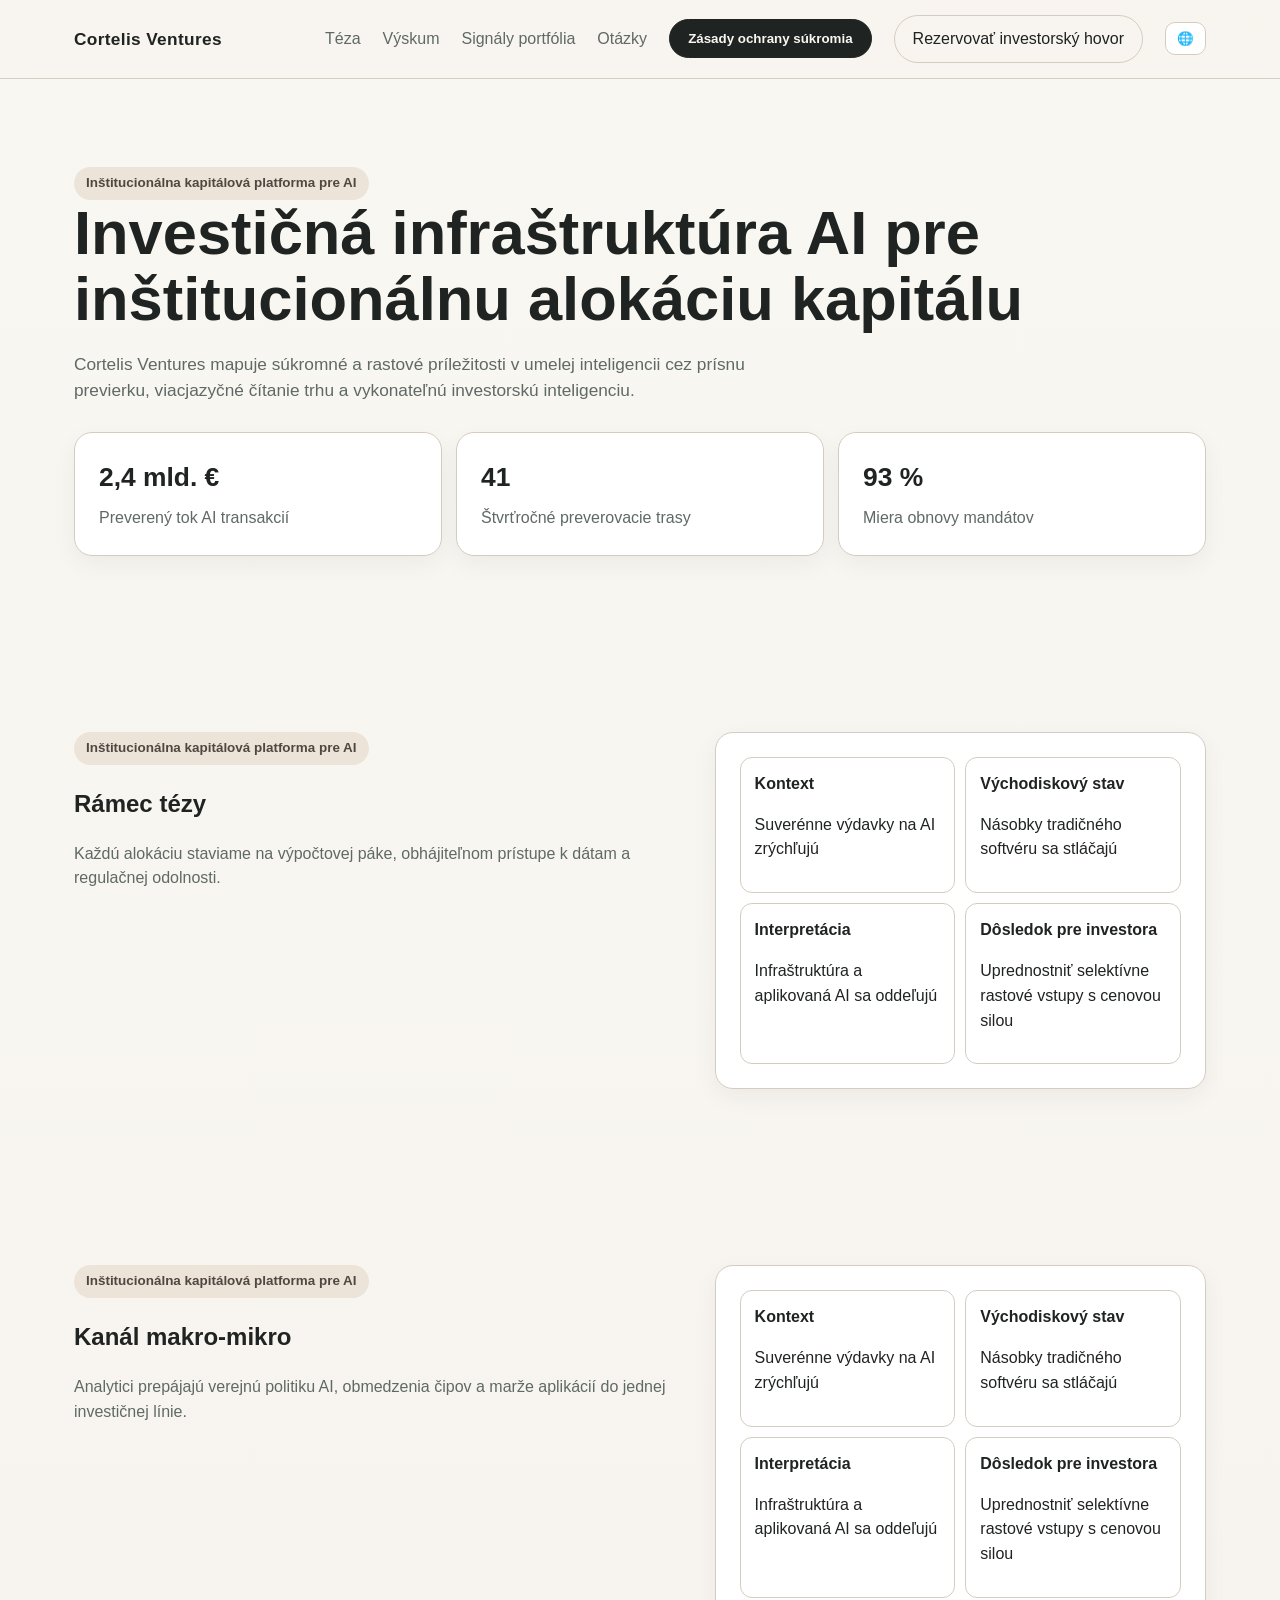
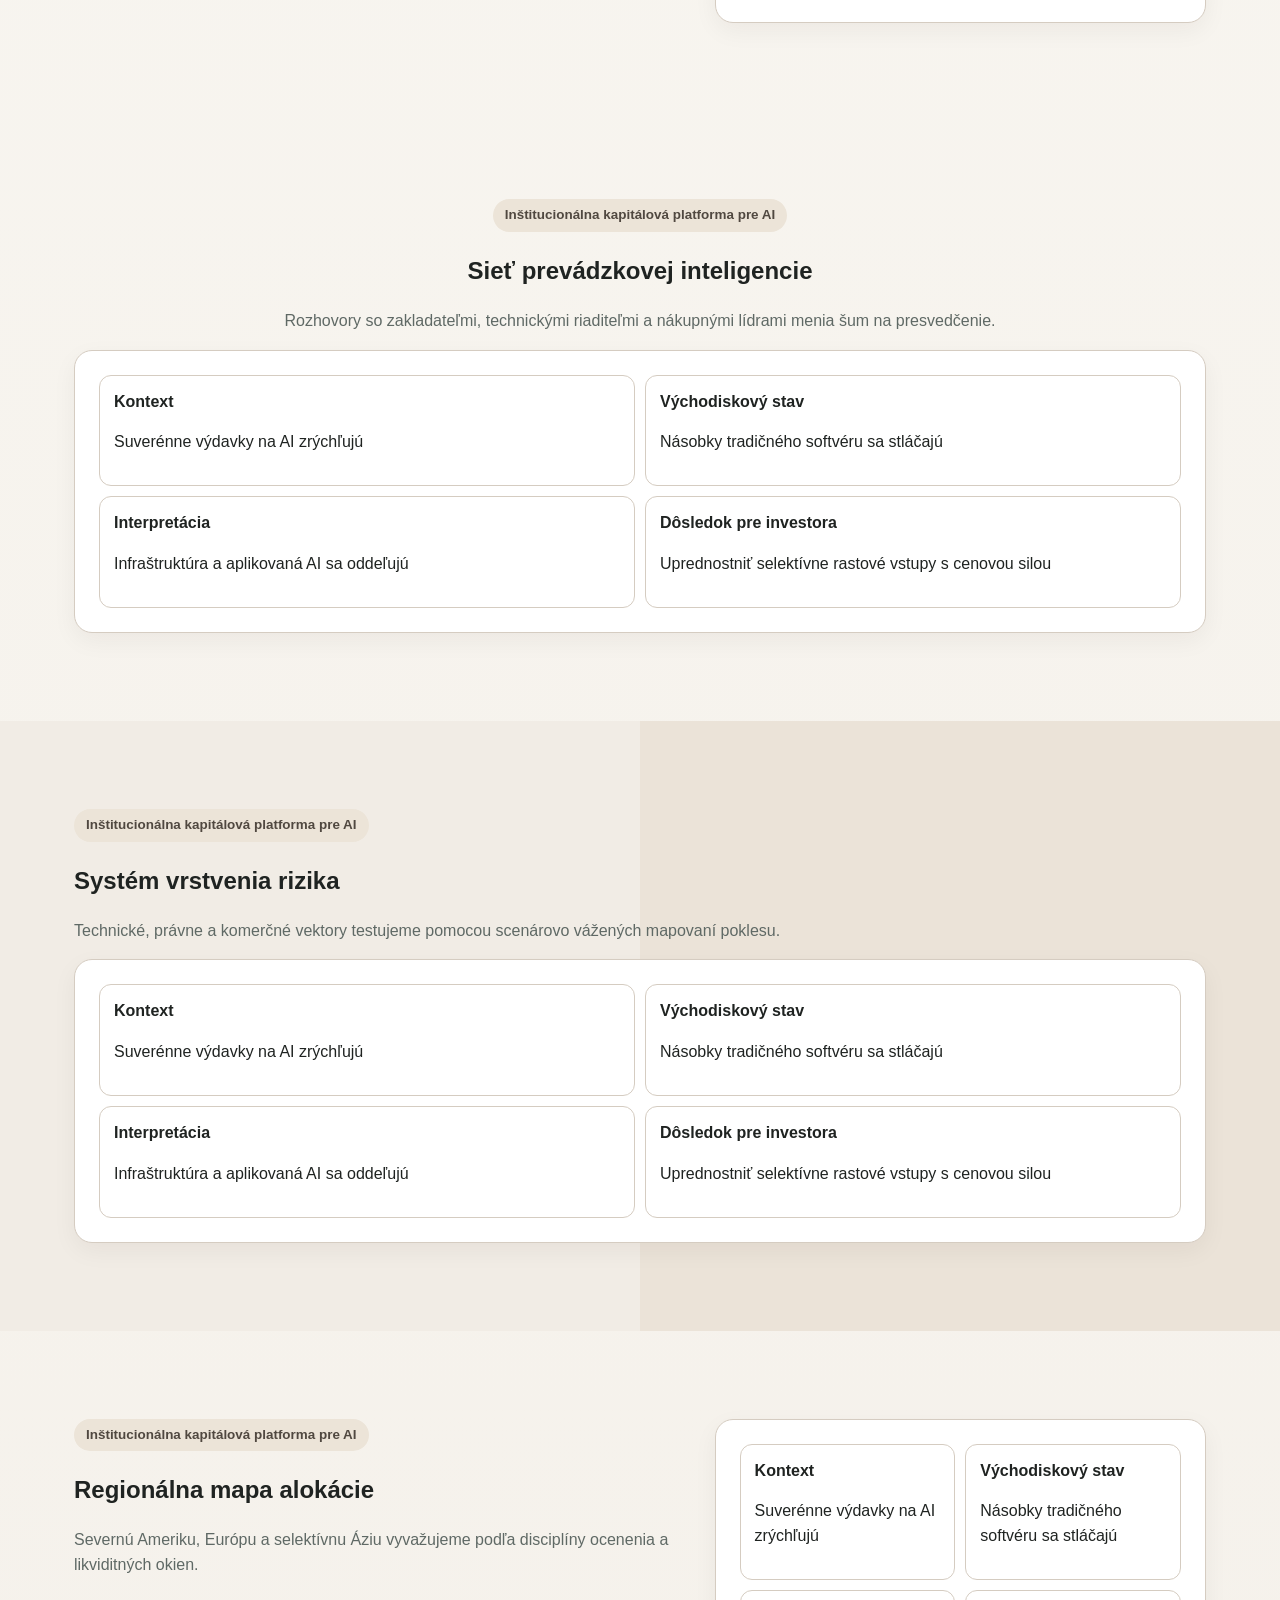
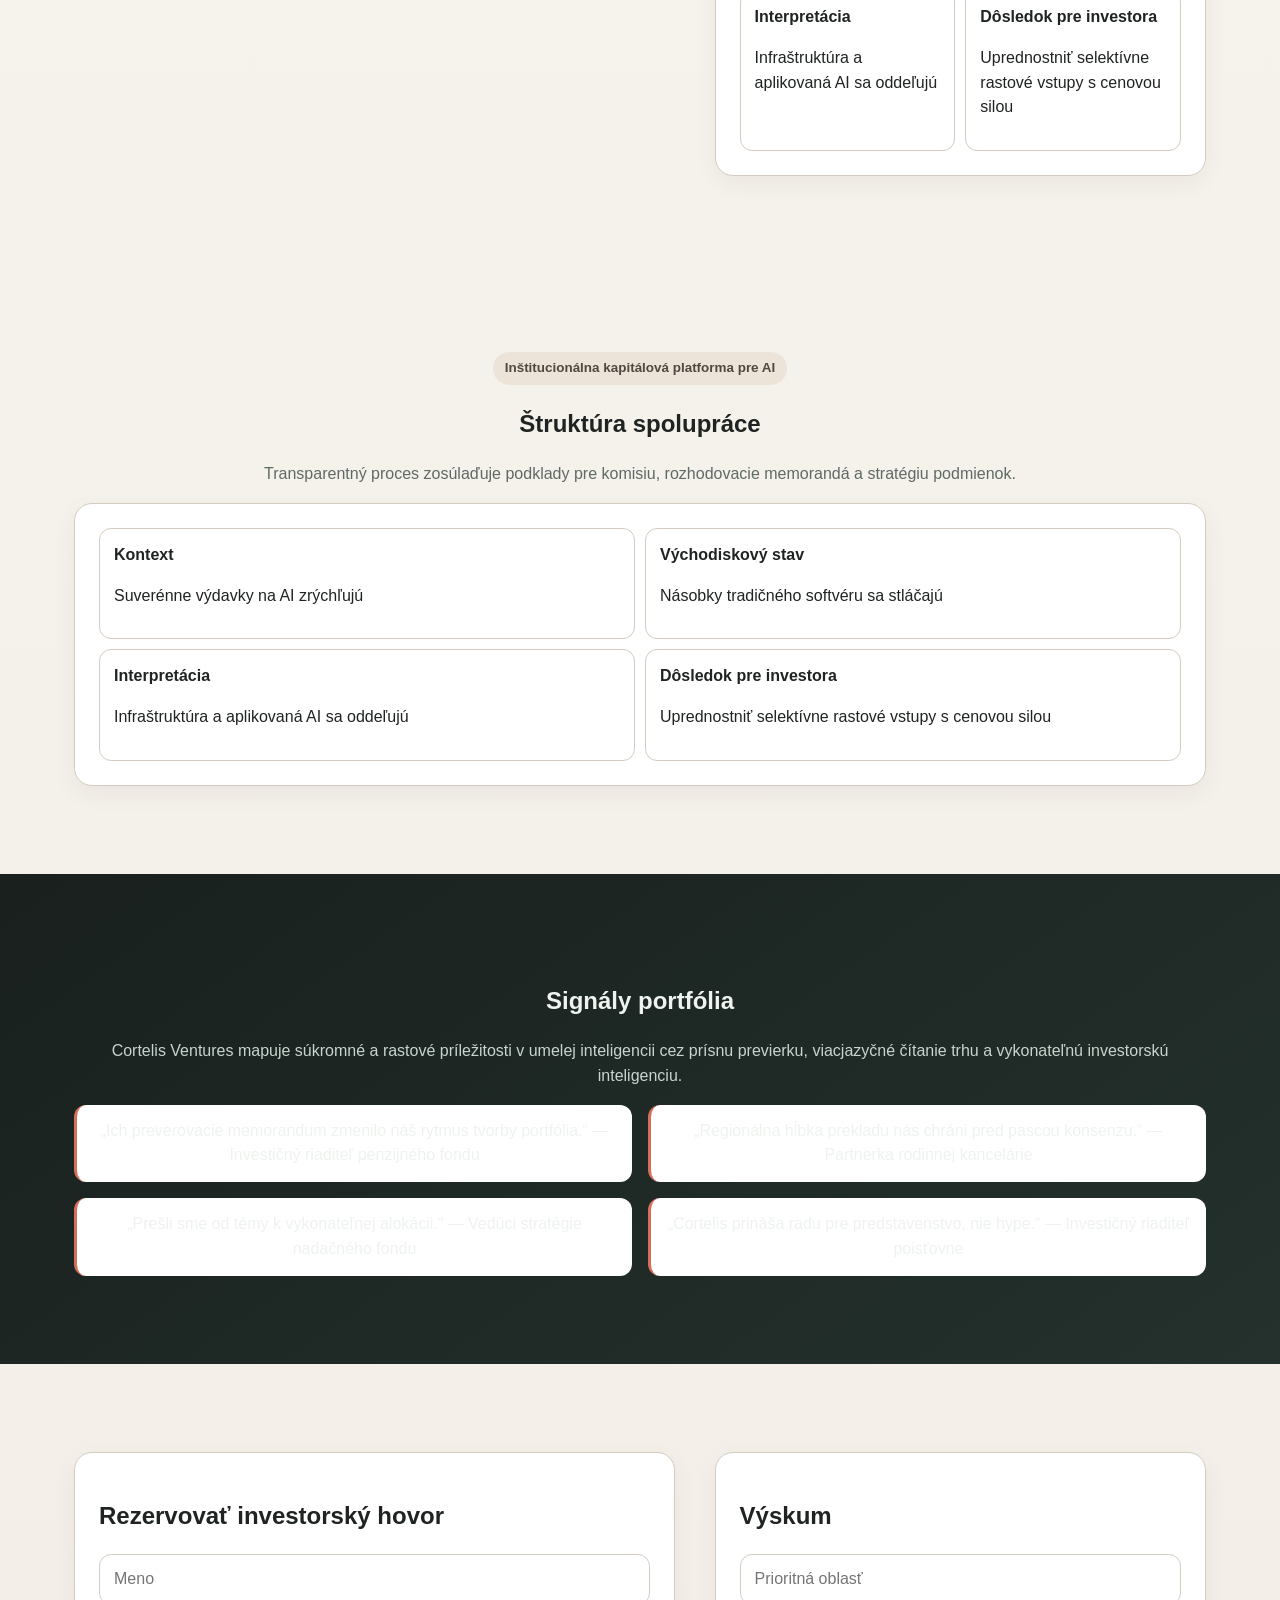
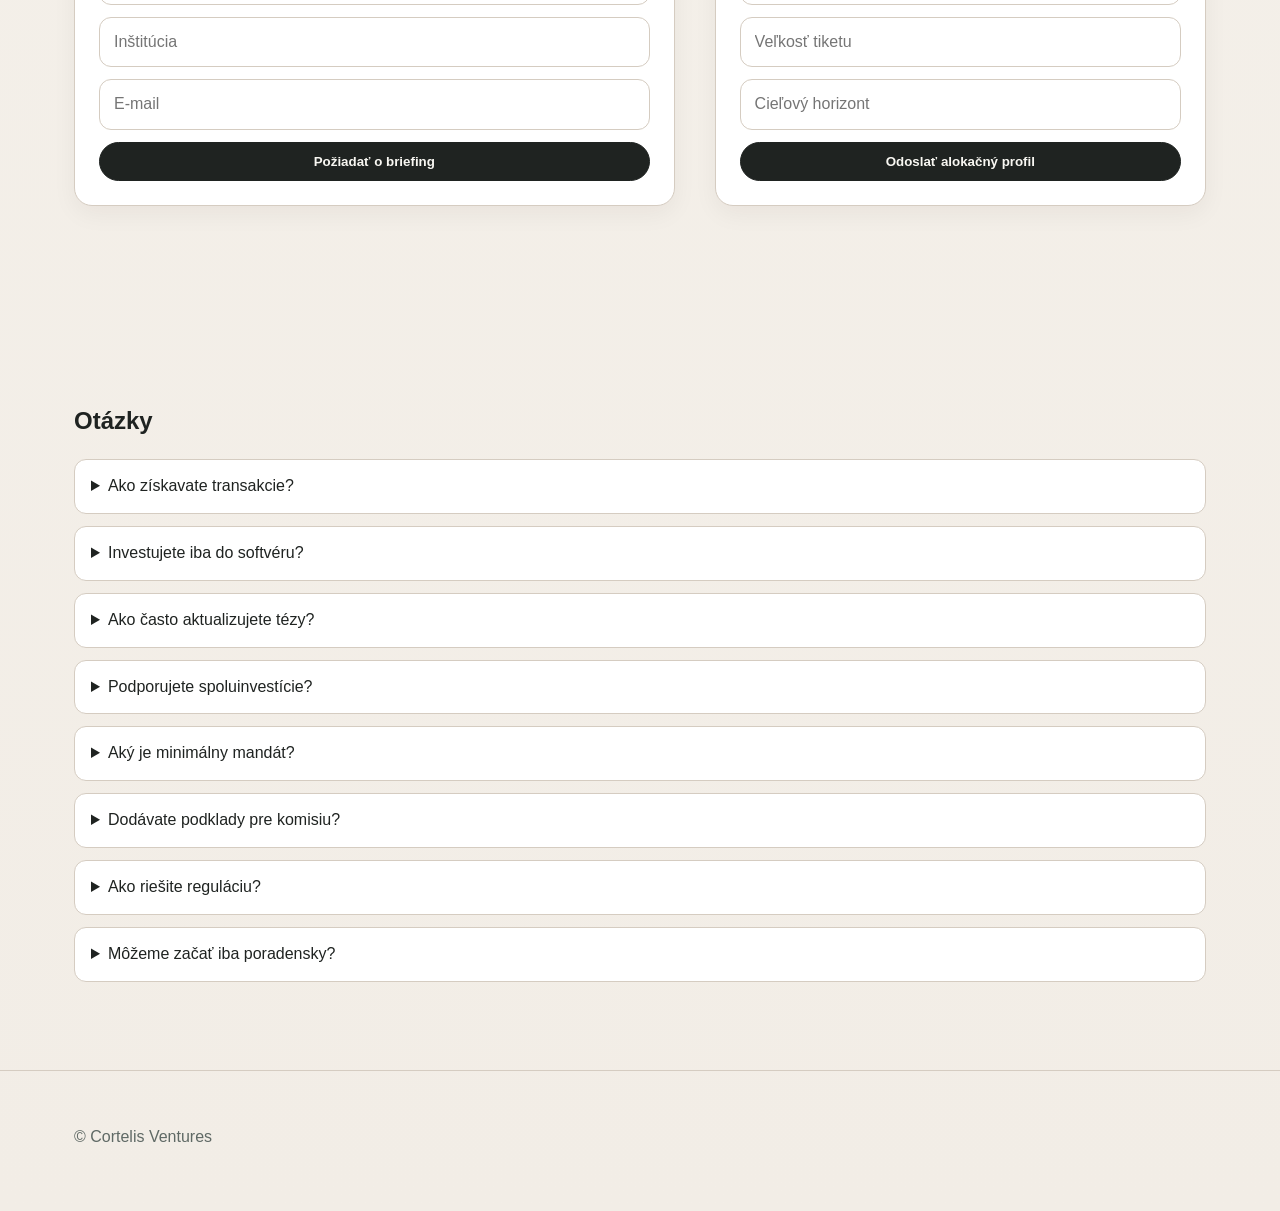
<file: sk/index.html>
<!doctype html>
<html lang="sk">
<head>
<meta charset="utf-8">
<meta name="viewport" content="width=device-width, initial-scale=1">
<title>Cortelis Ventures | Inštitucionálna investičná inteligencia v oblasti AI</title>
<meta name="description" content="Cortelis Ventures je inštitucionálna platforma pre investície do AI s viacjazyčnou trhovou inteligenciou a konverzným nastavením.">
<link rel="stylesheet" href="../assets/style.css">
<script defer src="../assets/app.js"></script>
<script type="application/ld+json">{"@context":"https://schema.org","@type":"Organization","name":"Cortelis Ventures","description":"Cortelis Ventures je inštitucionálna platforma pre investície do AI s viacjazyčnou trhovou inteligenciou a konverzným nastavením.","url":"https://cortelis.ventures"}</script>
</head>
<body>
<header><div class="wrap nav" data-nav><div class="logo">Cortelis Ventures</div><button class="icon-btn burger" data-burger aria-expanded="false" aria-controls="menu">☰</button><nav class="menu" id="menu" data-menu><a href="#s1">Téza</a><a href="#s2">Výskum</a><a href="#s3">Signály portfólia</a><a href="#s4">Otázky</a><button class="btn" data-open-modal>Zásady ochrany súkromia</button><a class="btn alt" href="#forms">Rezervovať investorský hovor</a><div class="lang-wrap"><button class="icon-btn lang-toggle" data-lang-toggle aria-expanded="false">🌐</button><div class="lang-menu" data-lang-menu><a href="../index.html">English</a>
<a href="../de/index.html">Deutsch</a>
<a href="../fr/index.html">Français</a>
<a href="../es/index.html">Español</a>
<a href="../it/index.html">Italiano</a>
<a href="../tr/index.html">Türkçe</a>
<a href="../pt/index.html">Português</a>
<a href="../jp/index.html">日本語</a>
<a href="../sk/index.html">Slovenčina</a>
<a href="../be/index.html">Nederlands</a></div></div></nav></div></header>
<main>
<section class="hero"><div class="wrap"><span class="badge">Inštitucionálna kapitálová platforma pre AI</span><h1>Investičná infraštruktúra AI pre inštitucionálnu alokáciu kapitálu</h1><p>Cortelis Ventures mapuje súkromné a rastové príležitosti v umelej inteligencii cez prísnu previerku, viacjazyčné čítanie trhu a vykonateľnú investorskú inteligenciu.</p><div class="kpi"><div class="card"><strong>2,4 mld. €</strong><span class="muted">Preverený tok AI transakcií</span></div><div class="card"><strong>41</strong><span class="muted">Štvrťročné preverovacie trasy</span></div><div class="card"><strong>93 %</strong><span class="muted">Miera obnovy mandátov</span></div></div></div></section>
<section id="s1" class=""><div class="wrap grid-2"><div><span class="badge">Inštitucionálna kapitálová platforma pre AI</span><h2>Rámec tézy</h2><p class="muted">Každú alokáciu staviame na výpočtovej páke, obhájiteľnom prístupe k dátam a regulačnej odolnosti.</p></div><div class="card"><div class="visual"><div class="cell"><strong>Kontext</strong><p>Suverénne výdavky na AI zrýchľujú</p></div><div class="cell"><strong>Východiskový stav</strong><p>Násobky tradičného softvéru sa stláčajú</p></div><div class="cell"><strong>Interpretácia</strong><p>Infraštruktúra a aplikovaná AI sa oddeľujú</p></div><div class="cell"><strong>Dôsledok pre investora</strong><p>Uprednostniť selektívne rastové vstupy s cenovou silou</p></div></div></div></div></section><section id="s2" class=""><div class="wrap grid-2"><div><span class="badge">Inštitucionálna kapitálová platforma pre AI</span><h2>Kanál makro-mikro</h2><p class="muted">Analytici prepájajú verejnú politiku AI, obmedzenia čipov a marže aplikácií do jednej investičnej línie.</p></div><div class="card"><div class="visual"><div class="cell"><strong>Kontext</strong><p>Suverénne výdavky na AI zrýchľujú</p></div><div class="cell"><strong>Východiskový stav</strong><p>Násobky tradičného softvéru sa stláčajú</p></div><div class="cell"><strong>Interpretácia</strong><p>Infraštruktúra a aplikovaná AI sa oddeľujú</p></div><div class="cell"><strong>Dôsledok pre investora</strong><p>Uprednostniť selektívne rastové vstupy s cenovou silou</p></div></div></div></div></section><section id="s3" class=""><div class="wrap center"><div><span class="badge">Inštitucionálna kapitálová platforma pre AI</span><h2>Sieť prevádzkovej inteligencie</h2><p class="muted">Rozhovory so zakladateľmi, technickými riaditeľmi a nákupnými lídrami menia šum na presvedčenie.</p></div><div class="card"><div class="visual"><div class="cell"><strong>Kontext</strong><p>Suverénne výdavky na AI zrýchľujú</p></div><div class="cell"><strong>Východiskový stav</strong><p>Násobky tradičného softvéru sa stláčajú</p></div><div class="cell"><strong>Interpretácia</strong><p>Infraštruktúra a aplikovaná AI sa oddeľujú</p></div><div class="cell"><strong>Dôsledok pre investora</strong><p>Uprednostniť selektívne rastové vstupy s cenovou silou</p></div></div></div></div></section><section id="s4" class="split"><div class="wrap split"><div><span class="badge">Inštitucionálna kapitálová platforma pre AI</span><h2>Systém vrstvenia rizika</h2><p class="muted">Technické, právne a komerčné vektory testujeme pomocou scenárovo vážených mapovaní poklesu.</p></div><div class="card"><div class="visual"><div class="cell"><strong>Kontext</strong><p>Suverénne výdavky na AI zrýchľujú</p></div><div class="cell"><strong>Východiskový stav</strong><p>Násobky tradičného softvéru sa stláčajú</p></div><div class="cell"><strong>Interpretácia</strong><p>Infraštruktúra a aplikovaná AI sa oddeľujú</p></div><div class="cell"><strong>Dôsledok pre investora</strong><p>Uprednostniť selektívne rastové vstupy s cenovou silou</p></div></div></div></div></section><section id="s5" class=""><div class="wrap grid-2"><div><span class="badge">Inštitucionálna kapitálová platforma pre AI</span><h2>Regionálna mapa alokácie</h2><p class="muted">Severnú Ameriku, Európu a selektívnu Áziu vyvažujeme podľa disciplíny ocenenia a likviditných okien.</p></div><div class="card"><div class="visual"><div class="cell"><strong>Kontext</strong><p>Suverénne výdavky na AI zrýchľujú</p></div><div class="cell"><strong>Východiskový stav</strong><p>Násobky tradičného softvéru sa stláčajú</p></div><div class="cell"><strong>Interpretácia</strong><p>Infraštruktúra a aplikovaná AI sa oddeľujú</p></div><div class="cell"><strong>Dôsledok pre investora</strong><p>Uprednostniť selektívne rastové vstupy s cenovou silou</p></div></div></div></div></section><section id="s6" class=""><div class="wrap center"><div><span class="badge">Inštitucionálna kapitálová platforma pre AI</span><h2>Štruktúra spolupráce</h2><p class="muted">Transparentný proces zosúlaďuje podklady pre komisiu, rozhodovacie memorandá a stratégiu podmienok.</p></div><div class="card"><div class="visual"><div class="cell"><strong>Kontext</strong><p>Suverénne výdavky na AI zrýchľujú</p></div><div class="cell"><strong>Východiskový stav</strong><p>Násobky tradičného softvéru sa stláčajú</p></div><div class="cell"><strong>Interpretácia</strong><p>Infraštruktúra a aplikovaná AI sa oddeľujú</p></div><div class="cell"><strong>Dôsledok pre investora</strong><p>Uprednostniť selektívne rastové vstupy s cenovou silou</p></div></div></div></div></section>
<section class="dark"><div class="wrap center"><h2>Signály portfólia</h2><p class="muted">Cortelis Ventures mapuje súkromné a rastové príležitosti v umelej inteligencii cez prísnu previerku, viacjazyčné čítanie trhu a vykonateľnú investorskú inteligenciu.</p><div class="reviews"><article class="review">„Ich preverovacie memorandum zmenilo náš rytmus tvorby portfólia.“ — Investičný riaditeľ penzijného fondu</article><article class="review">„Regionálna hĺbka prekladu nás chráni pred pascou konsenzu.“ — Partnerka rodinnej kancelárie</article><article class="review">„Prešli sme od témy k vykonateľnej alokácii.“ — Vedúci stratégie nadačného fondu</article><article class="review">„Cortelis prináša radu pre predstavenstvo, nie hype.“ — Investičný riaditeľ poisťovne</article></div></div></section>
<section id="forms"><div class="wrap grid-2"><div class="card"><h2>Rezervovať investorský hovor</h2><form><input aria-label="Meno" placeholder="Meno"><input aria-label="Inštitúcia" placeholder="Inštitúcia"><input aria-label="E-mail" placeholder="E-mail"><button class="btn" type="submit">Požiadať o briefing</button></form></div><div class="card"><h2>Výskum</h2><form><input aria-label="Prioritná oblasť" placeholder="Prioritná oblasť"><input aria-label="Veľkosť tiketu" placeholder="Veľkosť tiketu"><input aria-label="Cieľový horizont" placeholder="Cieľový horizont"><button class="btn" type="submit">Odoslať alokačný profil</button></form></div></div></section>
<section><div class="wrap"><h2>Otázky</h2><div class="faq"><details><summary>Ako získavate transakcie?</summary><p class="muted">Spájame odporúčania operátorov, tematické skenovanie a bilaterálne vzťahy so správcami.</p></details><details><summary>Investujete iba do softvéru?</summary><p class="muted">Nie. Hodnotíme čipy, infraštruktúru, nástroje aj vertikálne aplikácie.</p></details><details><summary>Ako často aktualizujete tézy?</summary><p class="muted">Hlavné rámce aktualizujeme štvrťročne, rizikové poznámky priebežne.</p></details><details><summary>Podporujete spoluinvestície?</summary><p class="muted">Áno, podľa harmonogramu, jurisdikcie a zhody riadenia.</p></details><details><summary>Aký je minimálny mandát?</summary><p class="muted">Programy zvyčajne začínajú pri 25 mil. € strategickej alokácie.</p></details><details><summary>Dodávate podklady pre komisiu?</summary><p class="muted">Áno, vrátane rozhodovacích memoránd a balíkov poklesových scenárov.</p></details><details><summary>Ako riešite reguláciu?</summary><p class="muted">Pred realizáciou sledujeme zmeny súladu podľa regiónu a sektora.</p></details><details><summary>Môžeme začať iba poradensky?</summary><p class="muted">Áno, poradenská fáza je možná pred nasadením kapitálu.</p></details></div></div></section>
</main>
<footer><div class="wrap"><p class="muted">© Cortelis Ventures</p></div></footer>
<div class="modal" data-modal aria-hidden="true"><div class="modal-panel" role="dialog" aria-modal="true" aria-label="Zásady ochrany súkromia"><div class="modal-head"><h3>Zásady ochrany súkromia</h3><button class="icon-btn" data-close-modal>✕</button></div><p>Cortelis Ventures spracúva kontaktné údaje na komunikáciu s investormi, koordináciu previerky a regulačnú evidenciu. Opravu alebo vymazanie je možné požadovať kedykoľvek s ohľadom na zákonné povinnosti uchovávania.</p><button class="btn" data-close-modal>Zavrieť</button></div></div>
</body></html>
</file>
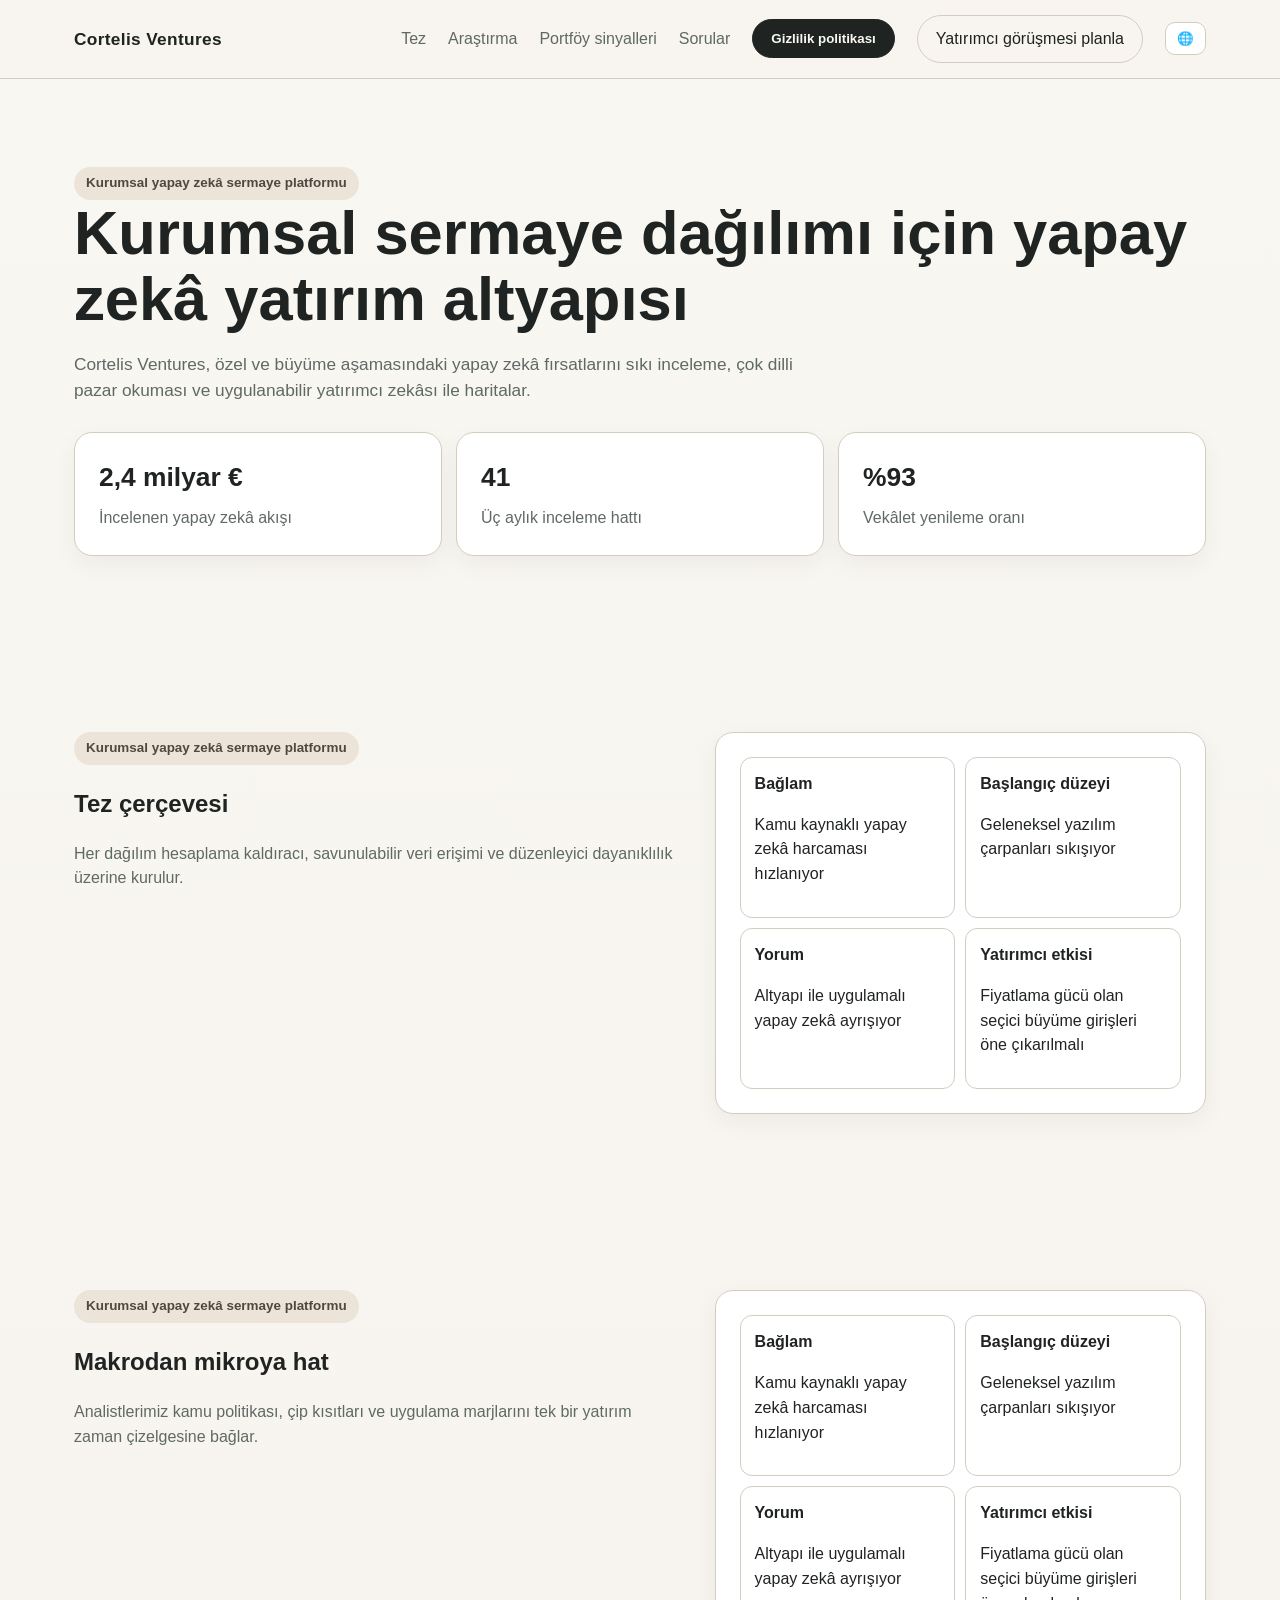
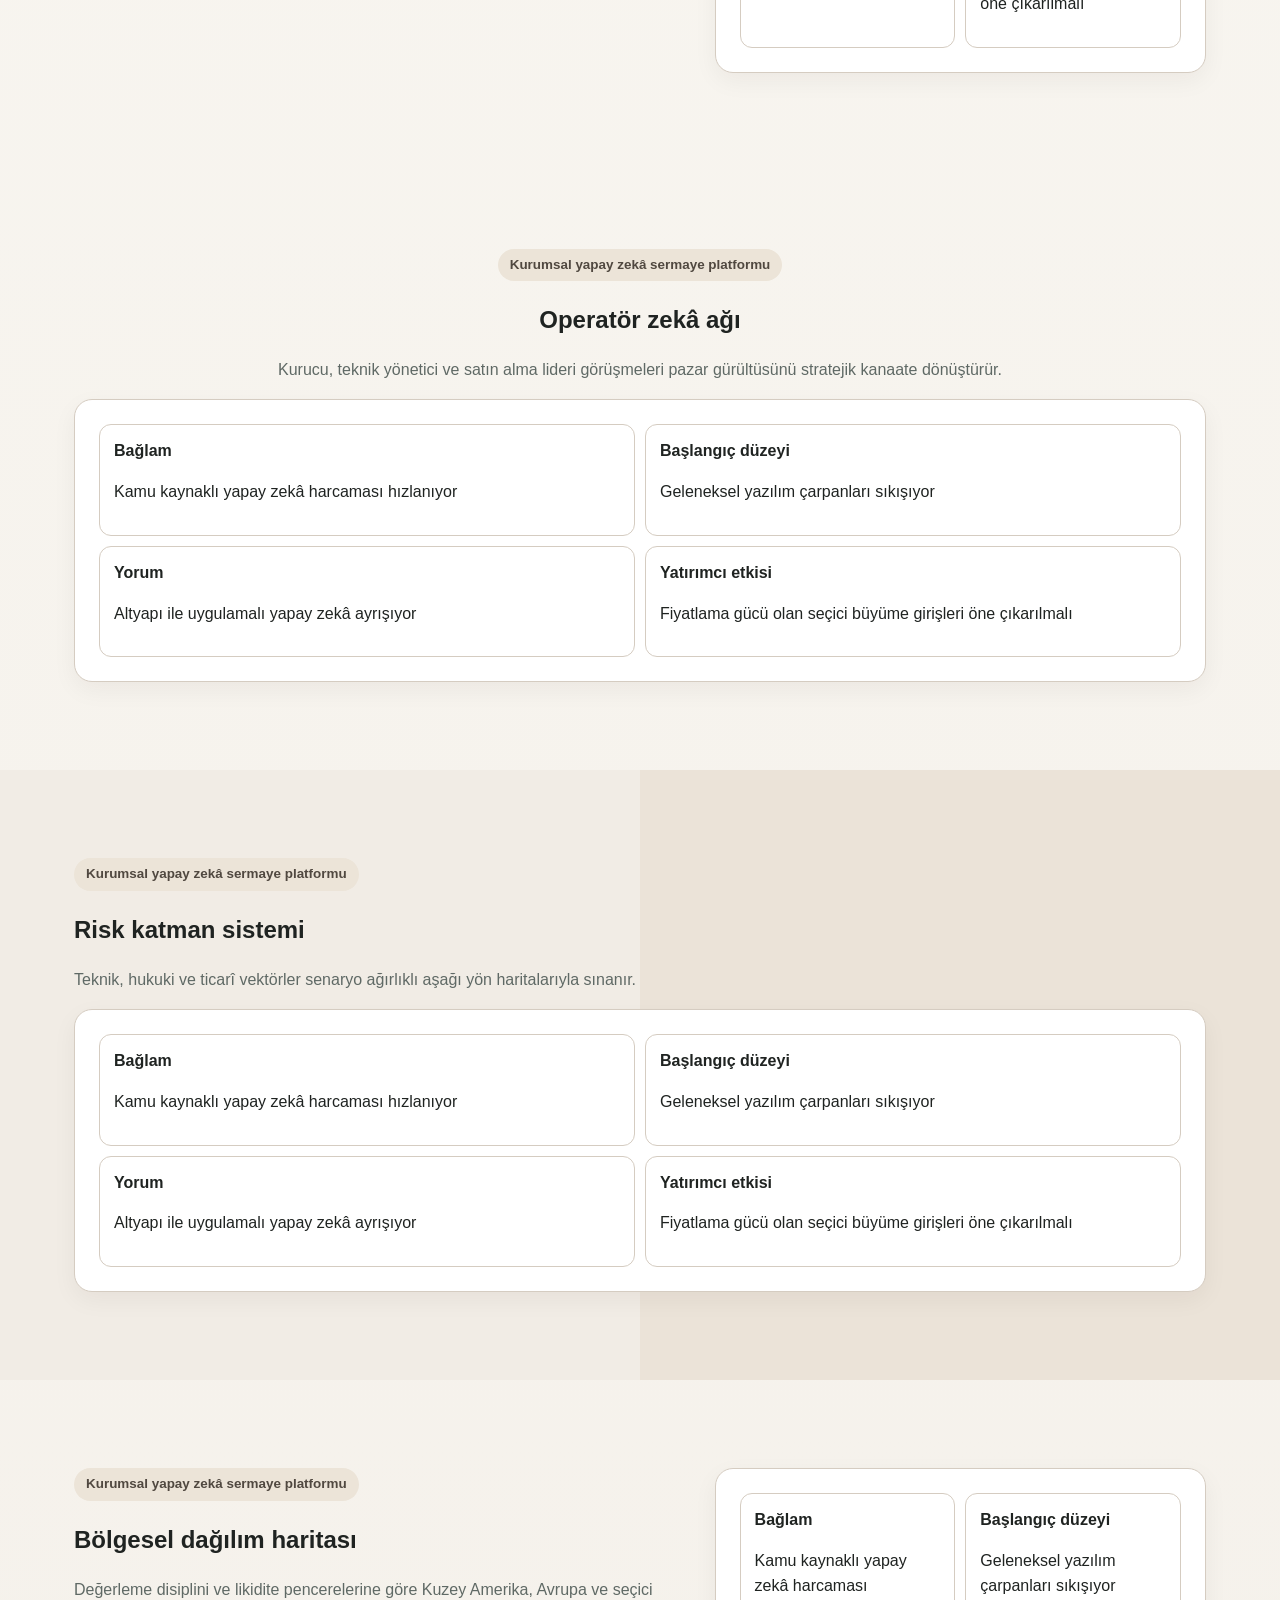
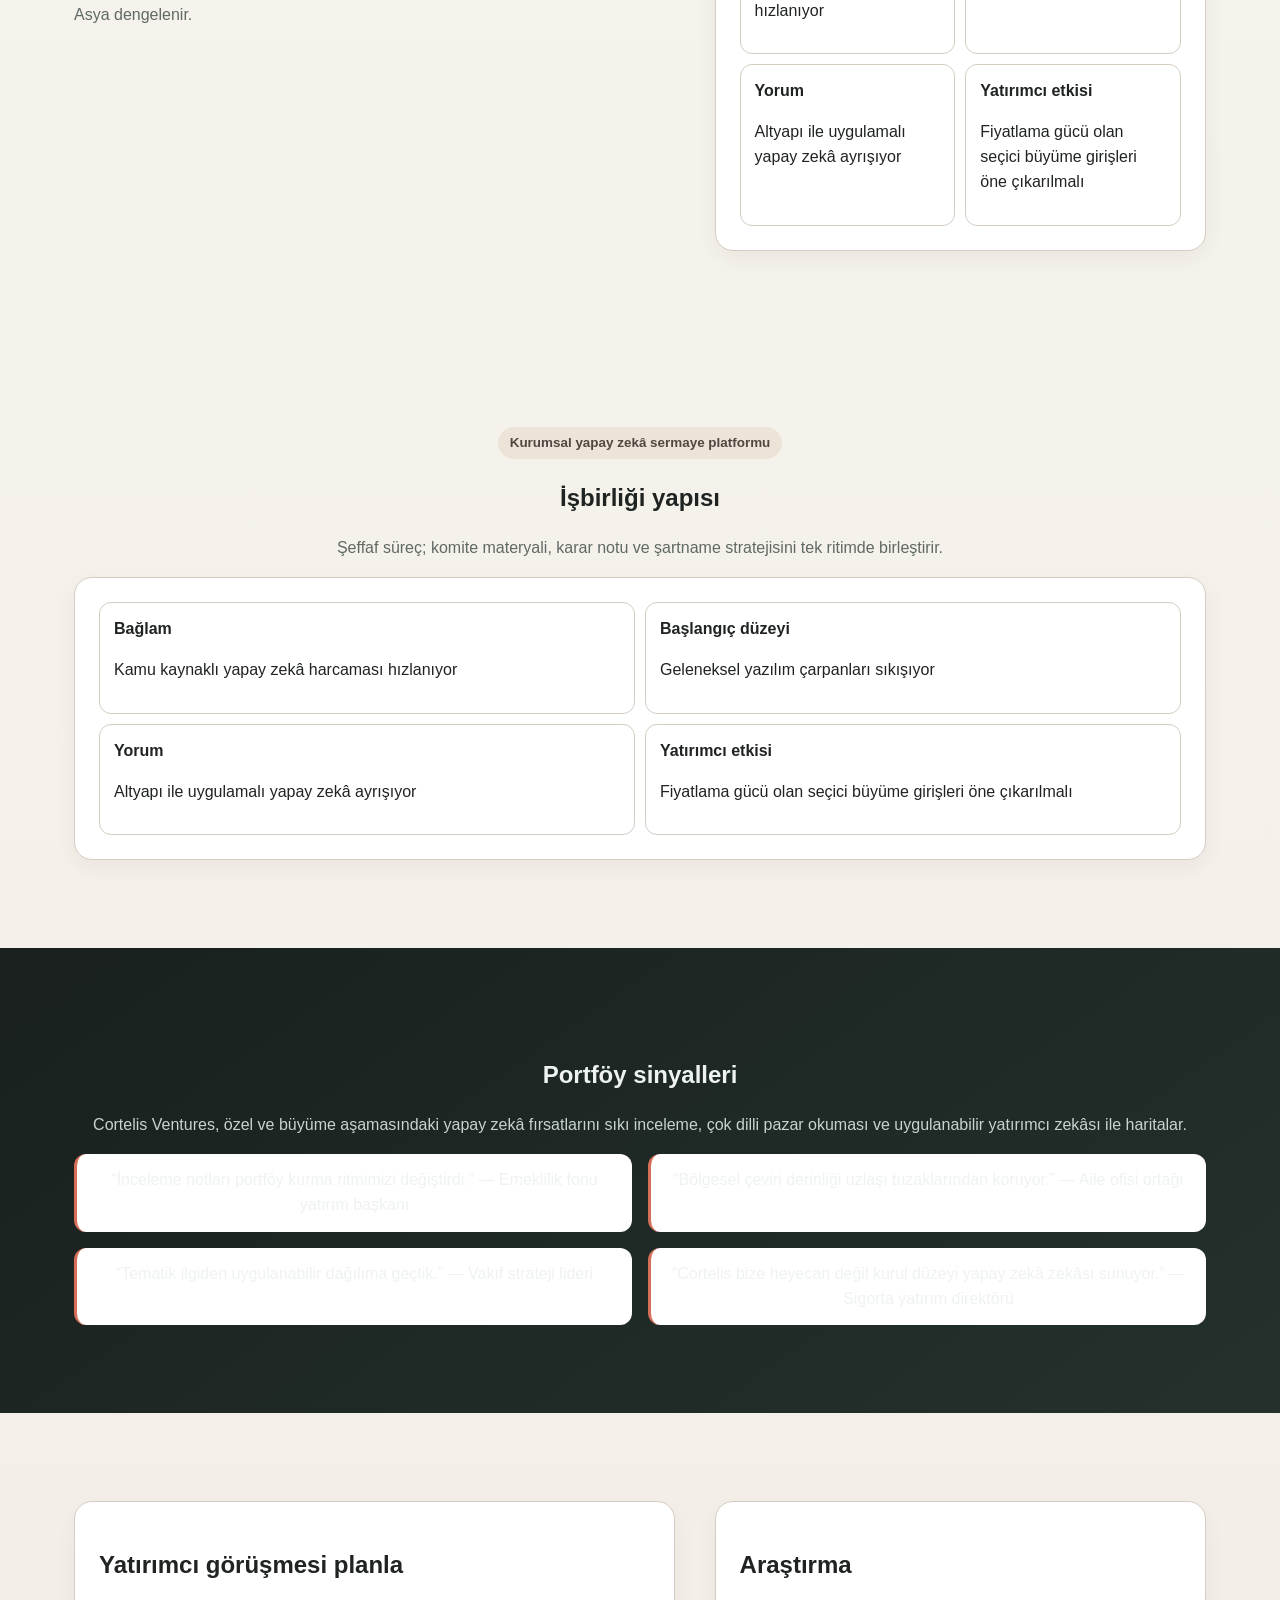
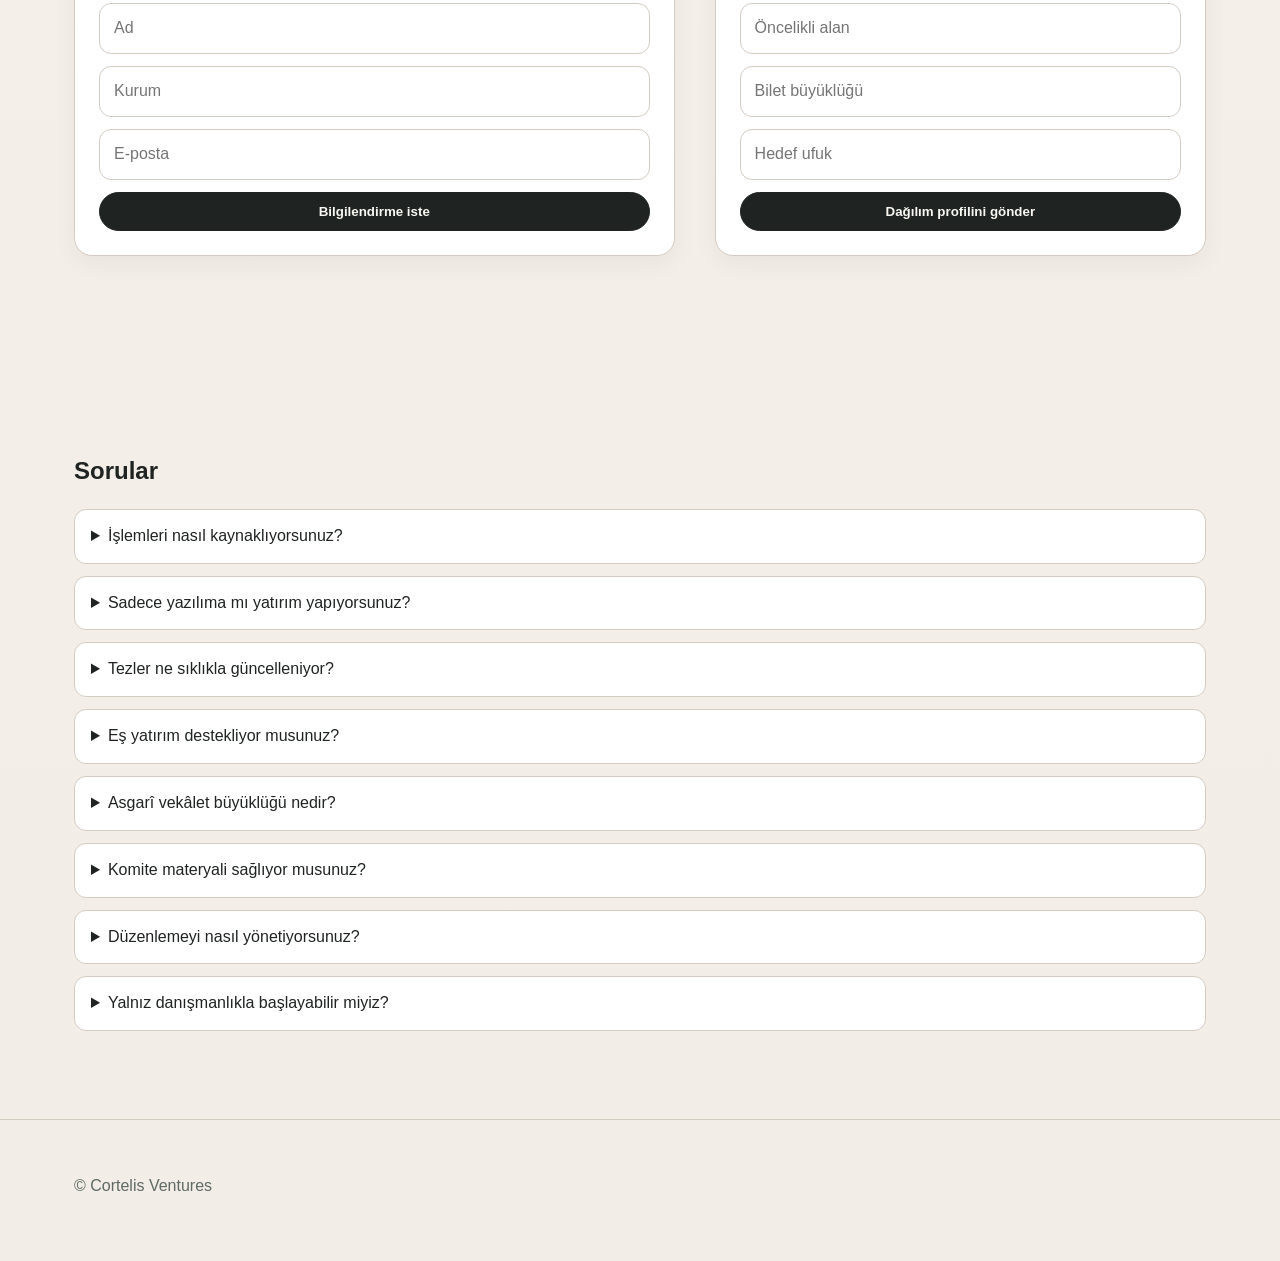
<file: tr/index.html>
<!doctype html>
<html lang="tr">
<head>
<meta charset="utf-8">
<meta name="viewport" content="width=device-width, initial-scale=1">
<title>Cortelis Ventures | Kurumsal yapay zekâ yatırım zekâsı</title>
<meta name="description" content="Cortelis Ventures, çok dilli piyasa zekâsı ve dönüşüm odaklı akışlarla kurumsal yapay zekâ yatırım platformudur.">
<link rel="stylesheet" href="../assets/style.css">
<script defer src="../assets/app.js"></script>
<script type="application/ld+json">{"@context":"https://schema.org","@type":"Organization","name":"Cortelis Ventures","description":"Cortelis Ventures, çok dilli piyasa zekâsı ve dönüşüm odaklı akışlarla kurumsal yapay zekâ yatırım platformudur.","url":"https://cortelis.ventures"}</script>
</head>
<body>
<header><div class="wrap nav" data-nav><div class="logo">Cortelis Ventures</div><button class="icon-btn burger" data-burger aria-expanded="false" aria-controls="menu">☰</button><nav class="menu" id="menu" data-menu><a href="#s1">Tez</a><a href="#s2">Araştırma</a><a href="#s3">Portföy sinyalleri</a><a href="#s4">Sorular</a><button class="btn" data-open-modal>Gizlilik politikası</button><a class="btn alt" href="#forms">Yatırımcı görüşmesi planla</a><div class="lang-wrap"><button class="icon-btn lang-toggle" data-lang-toggle aria-expanded="false">🌐</button><div class="lang-menu" data-lang-menu><a href="../index.html">English</a>
<a href="../de/index.html">Deutsch</a>
<a href="../fr/index.html">Français</a>
<a href="../es/index.html">Español</a>
<a href="../it/index.html">Italiano</a>
<a href="../tr/index.html">Türkçe</a>
<a href="../pt/index.html">Português</a>
<a href="../jp/index.html">日本語</a>
<a href="../sk/index.html">Slovenčina</a>
<a href="../be/index.html">Nederlands</a></div></div></nav></div></header>
<main>
<section class="hero"><div class="wrap"><span class="badge">Kurumsal yapay zekâ sermaye platformu</span><h1>Kurumsal sermaye dağılımı için yapay zekâ yatırım altyapısı</h1><p>Cortelis Ventures, özel ve büyüme aşamasındaki yapay zekâ fırsatlarını sıkı inceleme, çok dilli pazar okuması ve uygulanabilir yatırımcı zekâsı ile haritalar.</p><div class="kpi"><div class="card"><strong>2,4 milyar €</strong><span class="muted">İncelenen yapay zekâ akışı</span></div><div class="card"><strong>41</strong><span class="muted">Üç aylık inceleme hattı</span></div><div class="card"><strong>%93</strong><span class="muted">Vekâlet yenileme oranı</span></div></div></div></section>
<section id="s1" class=""><div class="wrap grid-2"><div><span class="badge">Kurumsal yapay zekâ sermaye platformu</span><h2>Tez çerçevesi</h2><p class="muted">Her dağılım hesaplama kaldıracı, savunulabilir veri erişimi ve düzenleyici dayanıklılık üzerine kurulur.</p></div><div class="card"><div class="visual"><div class="cell"><strong>Bağlam</strong><p>Kamu kaynaklı yapay zekâ harcaması hızlanıyor</p></div><div class="cell"><strong>Başlangıç düzeyi</strong><p>Geleneksel yazılım çarpanları sıkışıyor</p></div><div class="cell"><strong>Yorum</strong><p>Altyapı ile uygulamalı yapay zekâ ayrışıyor</p></div><div class="cell"><strong>Yatırımcı etkisi</strong><p>Fiyatlama gücü olan seçici büyüme girişleri öne çıkarılmalı</p></div></div></div></div></section><section id="s2" class=""><div class="wrap grid-2"><div><span class="badge">Kurumsal yapay zekâ sermaye platformu</span><h2>Makrodan mikroya hat</h2><p class="muted">Analistlerimiz kamu politikası, çip kısıtları ve uygulama marjlarını tek bir yatırım zaman çizelgesine bağlar.</p></div><div class="card"><div class="visual"><div class="cell"><strong>Bağlam</strong><p>Kamu kaynaklı yapay zekâ harcaması hızlanıyor</p></div><div class="cell"><strong>Başlangıç düzeyi</strong><p>Geleneksel yazılım çarpanları sıkışıyor</p></div><div class="cell"><strong>Yorum</strong><p>Altyapı ile uygulamalı yapay zekâ ayrışıyor</p></div><div class="cell"><strong>Yatırımcı etkisi</strong><p>Fiyatlama gücü olan seçici büyüme girişleri öne çıkarılmalı</p></div></div></div></div></section><section id="s3" class=""><div class="wrap center"><div><span class="badge">Kurumsal yapay zekâ sermaye platformu</span><h2>Operatör zekâ ağı</h2><p class="muted">Kurucu, teknik yönetici ve satın alma lideri görüşmeleri pazar gürültüsünü stratejik kanaate dönüştürür.</p></div><div class="card"><div class="visual"><div class="cell"><strong>Bağlam</strong><p>Kamu kaynaklı yapay zekâ harcaması hızlanıyor</p></div><div class="cell"><strong>Başlangıç düzeyi</strong><p>Geleneksel yazılım çarpanları sıkışıyor</p></div><div class="cell"><strong>Yorum</strong><p>Altyapı ile uygulamalı yapay zekâ ayrışıyor</p></div><div class="cell"><strong>Yatırımcı etkisi</strong><p>Fiyatlama gücü olan seçici büyüme girişleri öne çıkarılmalı</p></div></div></div></div></section><section id="s4" class="split"><div class="wrap split"><div><span class="badge">Kurumsal yapay zekâ sermaye platformu</span><h2>Risk katman sistemi</h2><p class="muted">Teknik, hukuki ve ticarî vektörler senaryo ağırlıklı aşağı yön haritalarıyla sınanır.</p></div><div class="card"><div class="visual"><div class="cell"><strong>Bağlam</strong><p>Kamu kaynaklı yapay zekâ harcaması hızlanıyor</p></div><div class="cell"><strong>Başlangıç düzeyi</strong><p>Geleneksel yazılım çarpanları sıkışıyor</p></div><div class="cell"><strong>Yorum</strong><p>Altyapı ile uygulamalı yapay zekâ ayrışıyor</p></div><div class="cell"><strong>Yatırımcı etkisi</strong><p>Fiyatlama gücü olan seçici büyüme girişleri öne çıkarılmalı</p></div></div></div></div></section><section id="s5" class=""><div class="wrap grid-2"><div><span class="badge">Kurumsal yapay zekâ sermaye platformu</span><h2>Bölgesel dağılım haritası</h2><p class="muted">Değerleme disiplini ve likidite pencerelerine göre Kuzey Amerika, Avrupa ve seçici Asya dengelenir.</p></div><div class="card"><div class="visual"><div class="cell"><strong>Bağlam</strong><p>Kamu kaynaklı yapay zekâ harcaması hızlanıyor</p></div><div class="cell"><strong>Başlangıç düzeyi</strong><p>Geleneksel yazılım çarpanları sıkışıyor</p></div><div class="cell"><strong>Yorum</strong><p>Altyapı ile uygulamalı yapay zekâ ayrışıyor</p></div><div class="cell"><strong>Yatırımcı etkisi</strong><p>Fiyatlama gücü olan seçici büyüme girişleri öne çıkarılmalı</p></div></div></div></div></section><section id="s6" class=""><div class="wrap center"><div><span class="badge">Kurumsal yapay zekâ sermaye platformu</span><h2>İşbirliği yapısı</h2><p class="muted">Şeffaf süreç; komite materyali, karar notu ve şartname stratejisini tek ritimde birleştirir.</p></div><div class="card"><div class="visual"><div class="cell"><strong>Bağlam</strong><p>Kamu kaynaklı yapay zekâ harcaması hızlanıyor</p></div><div class="cell"><strong>Başlangıç düzeyi</strong><p>Geleneksel yazılım çarpanları sıkışıyor</p></div><div class="cell"><strong>Yorum</strong><p>Altyapı ile uygulamalı yapay zekâ ayrışıyor</p></div><div class="cell"><strong>Yatırımcı etkisi</strong><p>Fiyatlama gücü olan seçici büyüme girişleri öne çıkarılmalı</p></div></div></div></div></section>
<section class="dark"><div class="wrap center"><h2>Portföy sinyalleri</h2><p class="muted">Cortelis Ventures, özel ve büyüme aşamasındaki yapay zekâ fırsatlarını sıkı inceleme, çok dilli pazar okuması ve uygulanabilir yatırımcı zekâsı ile haritalar.</p><div class="reviews"><article class="review">“İnceleme notları portföy kurma ritmimizi değiştirdi.” — Emeklilik fonu yatırım başkanı</article><article class="review">“Bölgesel çeviri derinliği uzlaşı tuzaklarından koruyor.” — Aile ofisi ortağı</article><article class="review">“Tematik ilgiden uygulanabilir dağılıma geçtik.” — Vakıf strateji lideri</article><article class="review">“Cortelis bize heyecan değil kurul düzeyi yapay zekâ zekâsı sunuyor.” — Sigorta yatırım direktörü</article></div></div></section>
<section id="forms"><div class="wrap grid-2"><div class="card"><h2>Yatırımcı görüşmesi planla</h2><form><input aria-label="Ad" placeholder="Ad"><input aria-label="Kurum" placeholder="Kurum"><input aria-label="E-posta" placeholder="E-posta"><button class="btn" type="submit">Bilgilendirme iste</button></form></div><div class="card"><h2>Araştırma</h2><form><input aria-label="Öncelikli alan" placeholder="Öncelikli alan"><input aria-label="Bilet büyüklüğü" placeholder="Bilet büyüklüğü"><input aria-label="Hedef ufuk" placeholder="Hedef ufuk"><button class="btn" type="submit">Dağılım profilini gönder</button></form></div></div></section>
<section><div class="wrap"><h2>Sorular</h2><div class="faq"><details><summary>İşlemleri nasıl kaynaklıyorsunuz?</summary><p class="muted">Operatör yönlendirmeleri, tematik tarama ve ikili yönetici ilişkilerini birlikte kullanıyoruz.</p></details><details><summary>Sadece yazılıma mı yatırım yapıyorsunuz?</summary><p class="muted">Hayır. Çip, altyapı, araçlar ve dikey uygulamalar değerlendiriyoruz.</p></details><details><summary>Tezler ne sıklıkla güncelleniyor?</summary><p class="muted">Ana çerçeveler her çeyrekte yenilenir, risk notları sürekli sürer.</p></details><details><summary>Eş yatırım destekliyor musunuz?</summary><p class="muted">Evet; takvim, yetki alanı ve yönetişim uyumuna göre.</p></details><details><summary>Asgarî vekâlet büyüklüğü nedir?</summary><p class="muted">Programlar genelde 25 milyon € stratejik dağılımla başlar.</p></details><details><summary>Komite materyali sağlıyor musunuz?</summary><p class="muted">Evet; karar notları ve aşağı yön senaryo paketleriyle birlikte.</p></details><details><summary>Düzenlemeyi nasıl yönetiyorsunuz?</summary><p class="muted">Uygulama öncesinde bölge ve sektöre göre uyum değişimlerini izliyoruz.</p></details><details><summary>Yalnız danışmanlıkla başlayabilir miyiz?</summary><p class="muted">Evet, sermaye kullanımı öncesi danışmanlık hattı vardır.</p></details></div></div></section>
</main>
<footer><div class="wrap"><p class="muted">© Cortelis Ventures</p></div></footer>
<div class="modal" data-modal aria-hidden="true"><div class="modal-panel" role="dialog" aria-modal="true" aria-label="Gizlilik politikası"><div class="modal-head"><h3>Gizlilik politikası</h3><button class="icon-btn" data-close-modal>✕</button></div><p>Cortelis Ventures, yatırımcı iletişimi, inceleme koordinasyonu ve düzenleyici kayıtlar için iletişim verilerini işler. Yasal saklama yükümlülükleri saklı kalmak üzere her zaman düzeltme veya silme talep edilebilir.</p><button class="btn" data-close-modal>Kapat</button></div></div>
</body></html>
</file>
<file: assets/style.css>
:root {
  --bg: #f7f4ef;
  --surface: #ffffff;
  --surface-soft: #f0ebe4;
  --text: #1f2321;
  --muted: #5f6965;
  --accent: #d56f5a;
  --accent-2: #3f7268;
  --border: #d5ccc1;
  --dark: #19201e;
  --dark-soft: #24312d;
  --radius: 18px;
  --shadow: 0 20px 40px rgba(38, 31, 25, 0.12);
}
* { box-sizing: border-box; }
body {
  margin: 0;
  font-family: "Inter", "Segoe UI", "Noto Sans", sans-serif;
  background: linear-gradient(180deg, #f9f7f2, #f2ede6);
  color: var(--text);
  line-height: 1.55;
}
a { color: inherit; text-decoration: none; }
img { max-width: 100%; display: block; }
header {
  position: sticky; top: 0; z-index: 20;
  backdrop-filter: blur(12px);
  background: rgba(248, 244, 238, 0.88);
  border-bottom: 1px solid var(--border);
}
.wrap { max-width: 1180px; margin: 0 auto; padding: 0 24px; }
.nav { display: flex; align-items: center; justify-content: space-between; min-height: 78px; gap: 20px; }
.logo { font-weight: 700; letter-spacing: 0.02em; font-size: 1.08rem; }
.menu { display: flex; align-items: center; gap: 22px; }
.menu a { color: var(--muted); font-weight: 500; }
.menu a:hover, .menu a:focus-visible { color: var(--text); }
.btn {
  border: 1px solid var(--text);
  background: var(--text);
  color: #f8f7f2;
  padding: 11px 18px;
  border-radius: 999px;
  font-weight: 600;
  cursor: pointer;
}
.btn.alt { background: transparent; color: var(--text); border-color: var(--border); }
.lang-wrap { position: relative; }
.lang-toggle { display: inline-flex; align-items: center; gap: 8px; }
.lang-menu {
  position: absolute; right: 0; top: calc(100% + 8px);
  width: 230px; background: #fff; border: 1px solid var(--border); border-radius: 14px;
  box-shadow: var(--shadow); padding: 10px; display: none;
}
.lang-menu.open { display: grid; gap: 2px; }
.lang-menu a { padding: 10px 12px; border-radius: 10px; font-size: .95rem; }
.lang-menu a:hover, .lang-menu a:focus-visible { background: var(--surface-soft); }
.burger { display: none; }
section { padding: 88px 0; }
.hero h1 { font-size: clamp(2rem, 4.8vw, 4rem); line-height: 1.08; margin: 0 0 18px; }
.hero p { font-size: 1.08rem; color: var(--muted); max-width: 720px; }
.grid-2 { display: grid; grid-template-columns: 1.1fr .9fr; gap: 40px; align-items: start; }
.card {
  background: var(--surface);
  border: 1px solid var(--border);
  border-radius: var(--radius);
  padding: 24px;
  box-shadow: 0 8px 24px rgba(33,28,24,.05);
}
.kpi { display: grid; grid-template-columns: repeat(3,1fr); gap: 14px; margin-top: 28px; }
.kpi .card strong { font-size: 1.65rem; display: block; margin-bottom: 8px; }
.muted { color: var(--muted); }
.dark {
  background: linear-gradient(145deg, var(--dark), var(--dark-soft));
  color: #eef3ef;
}
.dark .card { background: rgba(255,255,255,.05); border-color: rgba(255,255,255,.16); box-shadow: none; }
.dark .muted { color: #c8d4cd; }
.split { background: linear-gradient(90deg, #f1ece5 50%, #ebe3d8 50%); }
.center { text-align: center; }
.center .card { text-align: left; }
.rows { display: grid; gap: 16px; }
.badge {
  display: inline-block; padding: 6px 12px; border-radius: 999px;
  background: #ece4d8; color: #504840; font-size: .84rem; font-weight: 600;
}
.visual {
  display: grid; gap: 10px;
  grid-template-columns: repeat(2,minmax(0,1fr));
}
.visual .cell { border: 1px solid var(--border); border-radius: 12px; padding: 14px; background: #fff; }
.visual .cell strong { display: block; margin-bottom: 8px; }
.reviews { display: grid; grid-template-columns: repeat(2,1fr); gap: 16px; }
.review { border-left: 3px solid var(--accent); padding: 14px 16px; background: #fff; border-radius: 12px; }
.faq { display: grid; gap: 12px; }
.faq details { background: #fff; border: 1px solid var(--border); border-radius: 12px; padding: 14px 16px; }
form { display: grid; gap: 12px; }
input, select {
  width: 100%; padding: 12px 14px;
  border-radius: 12px; border: 1px solid var(--border); font: inherit;
  background: #fff;
}
footer { padding: 38px 0 46px; border-top: 1px solid var(--border); }
.modal {
  position: fixed; inset: 0; background: rgba(0,0,0,.5);
  display: none; align-items: center; justify-content: center; z-index: 40;
}
.modal.open { display: flex; }
.modal-panel {
  width: min(720px, 92vw); max-height: 85vh; overflow: auto;
  background: #fff; border-radius: 16px; padding: 24px;
}
.modal-head { display: flex; justify-content: space-between; align-items: center; gap: 12px; }
.icon-btn { border: 1px solid var(--border); background: #fff; border-radius: 10px; padding: 8px 11px; cursor: pointer; }
.hide { display: none; }
@media (max-width: 980px) {
  .grid-2, .kpi, .reviews { grid-template-columns: 1fr; }
  .menu {
    position: fixed; inset: 78px 16px auto 16px; background: #fff;
    border: 1px solid var(--border); border-radius: 14px; padding: 16px;
    display: none; flex-direction: column; align-items: stretch;
  }
  .menu.open { display: flex; }
  .burger { display: inline-flex; }
}
</file>
